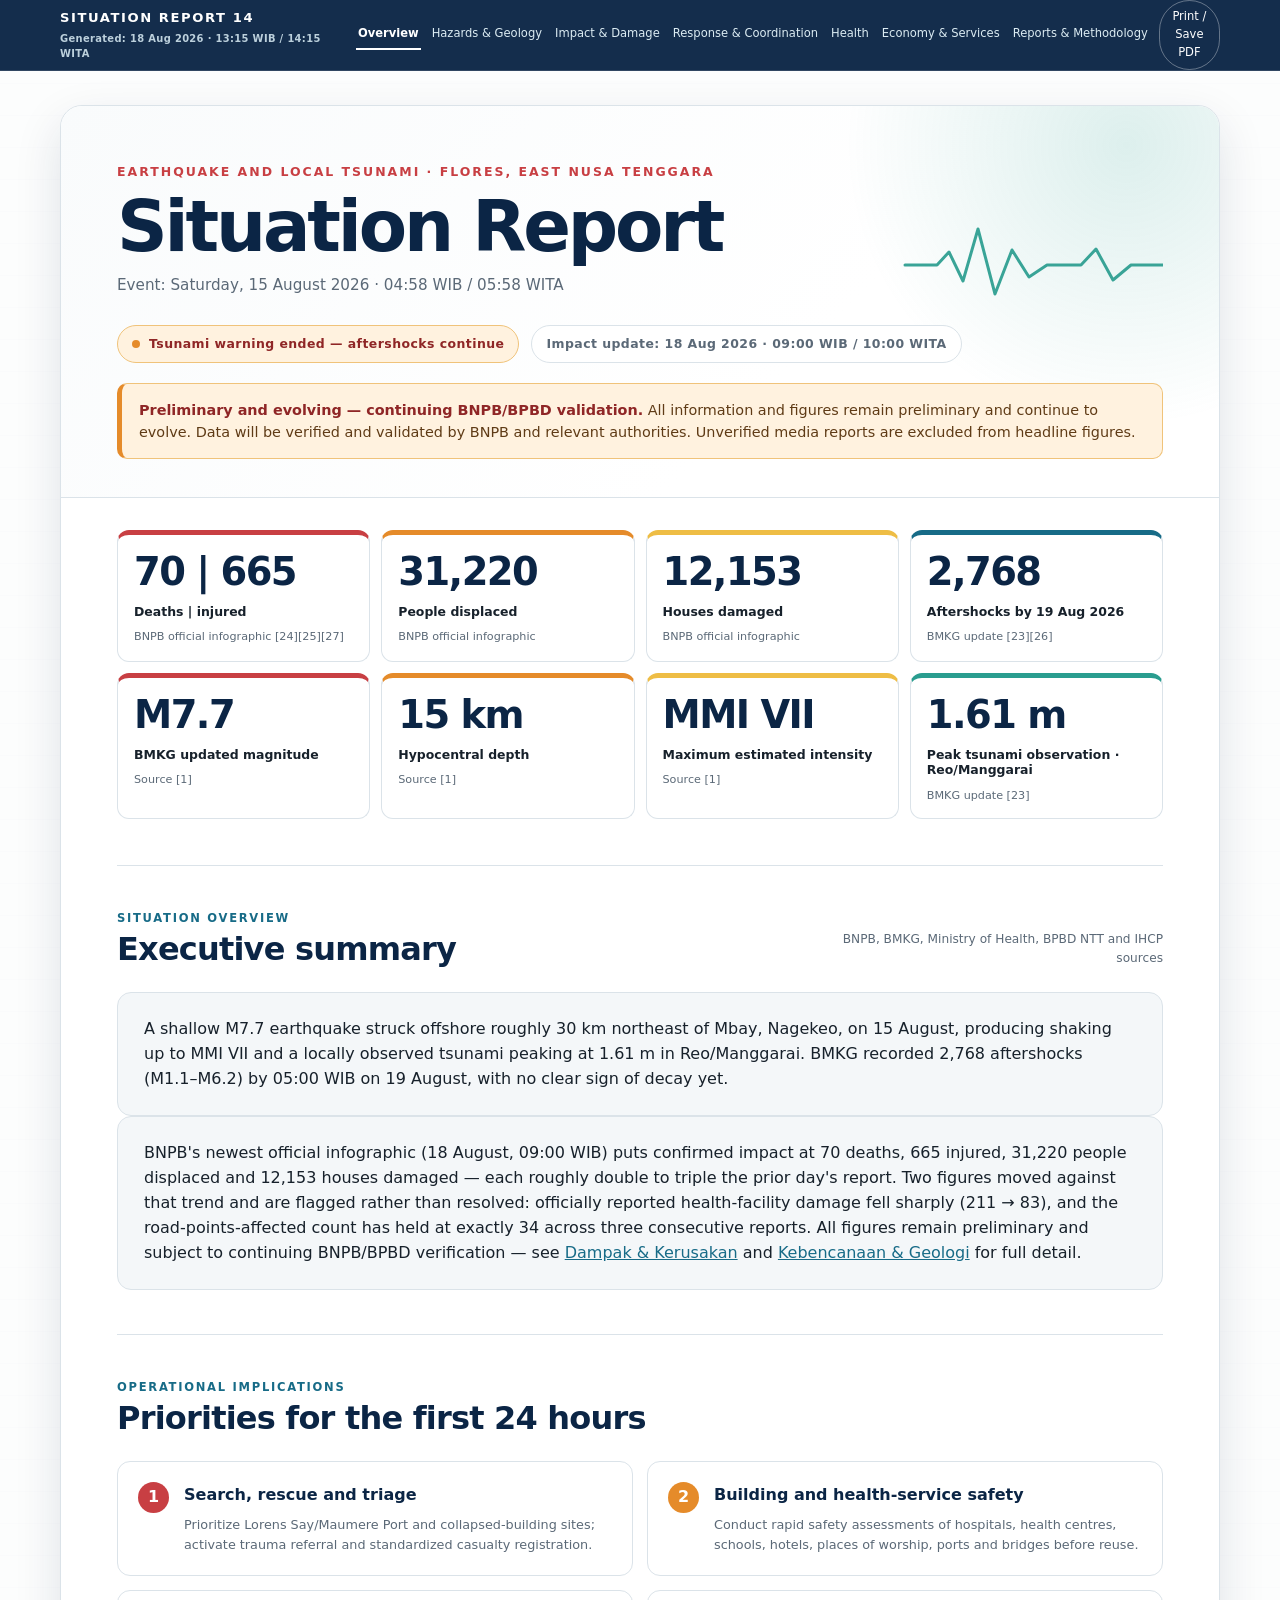
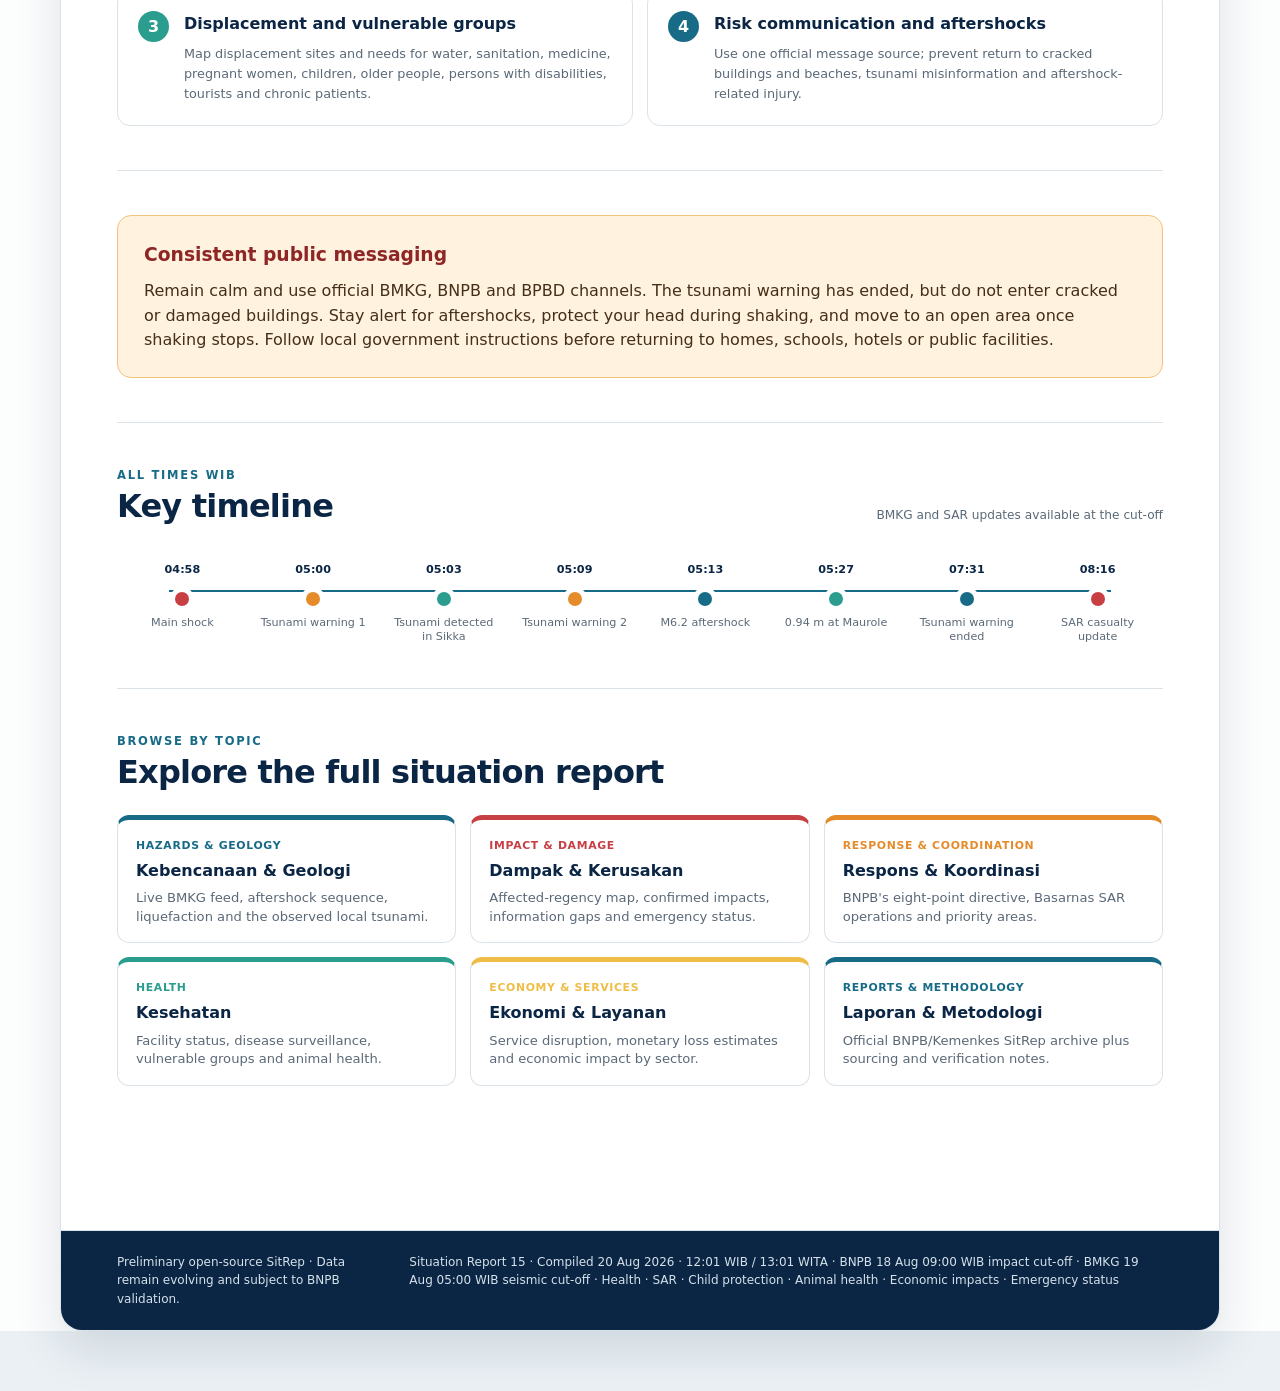
<file: index.html>
<!doctype html>
<html lang="en">
  <head>
    <meta charset="utf-8" />
    <meta name="viewport" content="width=device-width, initial-scale=1" />
    <meta
      name="description"
      content="Overview and key figures for the M7.7 Flores earthquake situation report, 15 August 2026. Data remain evolving and subject to BNPB validation."
    />
    <meta name="theme-color" content="#0b2545" />
    <title>Flores Earthquake Situation Report 15 — Overview | 20 August 2026</title>
    <link rel="stylesheet" href="sitrep.css?v=2" />
    <script src="sitrep.js?v=2" defer></script>
  </head>
  <body data-page="index">
    <header class="topbar">
      <div class="topbar-inner">
        <div class="brand">
          <span id="topbar-report-number">Situation Report 15</span>
          <time id="topbar-generated-time" datetime="2026-08-20T12:01:00+07:00">
            Generated: 20 August 2026 · 12:01 WIB / 13:01 WITA
          </time>
        </div>
        <nav class="topnav" aria-label="Situation report pages">
          <a href="index.html" class="active">Overview</a>
          <a href="hazards.html">Hazards &amp; Geology</a>
          <a href="impact.html">Impact &amp; Damage</a>
          <a href="response.html">Response &amp; Coordination</a>
          <a href="health.html">Health</a>
          <a href="economy.html">Economy &amp; Services</a>
          <a href="reports.html">Reports &amp; Methodology</a>
          <button class="print-btn" type="button" onclick="window.print()">
            Print / Save PDF
          </button>
        </nav>
      </div>
    </header>

    <main class="page">
      <header class="hero" id="overview">
        <div class="eyebrow">Earthquake and local tsunami · Flores, East Nusa Tenggara</div>
        <div class="hero-grid">
          <div>
            <h1>Situation Report</h1>
            <div class="event-meta">
              Event: Saturday, 15 August 2026 · 04:58 WIB / 05:58 WITA
            </div>
          </div>
          <svg class="wave" viewBox="0 0 260 74" role="img" aria-label="Stylised seismic waveform">
            <path
              d="M2 42h32l12-13 14 29 15-52 17 65 17-44 17 27 18-12h34l15-16 17 31 18-15h32"
              fill="none"
              stroke="currentColor"
              stroke-width="3"
              stroke-linecap="round"
              stroke-linejoin="round"
            />
          </svg>
        </div>
        <div class="status-row">
          <span class="status">Tsunami warning ended — aftershocks continue</span>
          <span class="cutoff-chip" id="impact-cutoff">Impact update: BNPB casualty cut-off 15 Aug · 18:48 WIB; damage cut-off 17:00 WIB</span>
        </div>
        <div class="notice" role="note">
          <strong>Preliminary and evolving — continuing BNPB/BPBD validation.</strong>
          All information and figures remain preliminary and continue to evolve. Data will be
          verified and validated by BNPB and relevant authorities. Unverified media reports are
          excluded from headline figures.
        </div>
      </header>

      <div class="content">
        <section class="metrics" aria-label="Headline figures">
          <article class="metric" style="--accent: var(--red)">
            <div class="metric-value" id="impact-casualties">70 | 665</div>
            <div class="metric-label">Deaths | injured</div>
            <div class="metric-source">BNPB official infographic [24][25][27]</div>
          </article>
          <article class="metric" style="--accent: var(--orange)">
            <div class="metric-value" id="hero-displaced">31,220</div>
            <div class="metric-label">People displaced</div>
            <div class="metric-source">BNPB official infographic</div>
          </article>
          <article class="metric" style="--accent: var(--gold)">
            <div class="metric-value" id="hero-houses-damaged">12,153</div>
            <div class="metric-label">Houses damaged</div>
            <div class="metric-source">BNPB official infographic</div>
          </article>
          <article class="metric" style="--accent: var(--blue)">
            <div class="metric-value" id="hero-aftershocks">2,768</div>
            <div class="metric-label" id="hero-aftershocks-label">Aftershocks by 19 Aug · 05:00 WIB</div>
            <div class="metric-source">BMKG update [23][26]</div>
          </article>
          <article class="metric" style="--accent: var(--red)">
            <div class="metric-value">M7.7</div>
            <div class="metric-label">BMKG updated magnitude</div>
            <div class="metric-source">Source [1]</div>
          </article>
          <article class="metric" style="--accent: var(--orange)">
            <div class="metric-value">15 km</div>
            <div class="metric-label">Hypocentral depth</div>
            <div class="metric-source">Source [1]</div>
          </article>
          <article class="metric" style="--accent: var(--gold)">
            <div class="metric-value">MMI VII</div>
            <div class="metric-label">Maximum estimated intensity</div>
            <div class="metric-source">Source [1]</div>
          </article>
          <article class="metric" style="--accent: var(--teal)">
            <div class="metric-value">1.61 m</div>
            <div class="metric-label">Peak tsunami observation · Reo/Manggarai</div>
            <div class="metric-source">BMKG update [23]</div>
          </article>
        </section>
        <section class="section">
          <div class="section-head">
            <div>
              <div class="section-kicker">Situation overview</div>
              <h2>Executive summary</h2>
            </div>
            <div class="source-note">BNPB, BMKG, Ministry of Health, BPBD NTT and IHCP sources</div>
          </div>
          <p class="summary">
            A shallow M7.7 earthquake struck offshore roughly 30 km northeast of Mbay, Nagekeo, on
            15 August, producing shaking up to MMI VII and a locally observed tsunami peaking at
            1.61 m in Reo/Manggarai. BMKG recorded 2,768 aftershocks (M1.1–M6.2) by 05:00 WIB on 19
            August, with no clear sign of decay yet.
          </p>
          <p class="summary">
            BNPB's newest official infographic (18 August, 09:00 WIB) puts confirmed impact at 70
            deaths, 665 injured, 31,220 people displaced and 12,153 houses damaged — each roughly
            double to triple the prior day's report. Two figures moved against that trend and are
            flagged rather than resolved: officially reported health-facility damage fell sharply
            (211 → 83), and the road-points-affected count has held at exactly 34 across three
            consecutive reports. All figures remain preliminary and subject to continuing BNPB/BPBD
            verification — see <a href="impact.html">Dampak &amp; Kerusakan</a> and
            <a href="hazards.html">Kebencanaan &amp; Geologi</a> for full detail.
          </p>
        </section>
        <section class="section" id="actions">
          <div class="section-head">
            <div>
              <div class="section-kicker">Operational implications</div>
              <h2>Priorities for the first 24 hours</h2>
            </div>
          </div>
          <div class="action-grid">
            <article class="action-card" style="--accent:var(--red)"><span class="action-number">1</span><h3>Search, rescue and triage</h3><p>Prioritize Lorens Say/Maumere Port and collapsed-building sites; activate trauma referral and standardized casualty registration.</p></article>
            <article class="action-card" style="--accent:var(--orange)"><span class="action-number">2</span><h3>Building and health-service safety</h3><p>Conduct rapid safety assessments of hospitals, health centres, schools, hotels, places of worship, ports and bridges before reuse.</p></article>
            <article class="action-card" style="--accent:var(--teal)"><span class="action-number">3</span><h3>Displacement and vulnerable groups</h3><p>Map displacement sites and needs for water, sanitation, medicine, pregnant women, children, older people, persons with disabilities, tourists and chronic patients.</p></article>
            <article class="action-card" style="--accent:var(--blue)"><span class="action-number">4</span><h3>Risk communication and aftershocks</h3><p>Use one official message source; prevent return to cracked buildings and beaches, tsunami misinformation and aftershock-related injury.</p></article>
          </div>
        </section>        <section class="section">
          <div class="public-message">
            <h3>Consistent public messaging</h3>
            Remain calm and use official BMKG, BNPB and BPBD channels. The tsunami warning has
            ended, but do not enter cracked or damaged buildings. Stay alert for aftershocks,
            protect your head during shaking, and move to an open area once shaking stops. Follow
            local government instructions before returning to homes, schools, hotels or public
            facilities.
          </div>
        </section>        <section class="section">
          <div class="section-head">
            <div>
              <div class="section-kicker">All times WIB</div>
              <h2>Key timeline</h2>
            </div>
            <div class="source-note">BMKG and SAR updates available at the cut-off</div>
          </div>
          <div class="timeline-scroll">
            <div class="timeline">
              <div class="timeline-item" style="--accent: var(--red)">
                <div class="timeline-time">04:58</div><div class="timeline-dot"></div><div class="timeline-label">Main shock</div>
              </div>
              <div class="timeline-item" style="--accent: var(--orange)">
                <div class="timeline-time">05:00</div><div class="timeline-dot"></div><div class="timeline-label">Tsunami warning 1</div>
              </div>
              <div class="timeline-item" style="--accent: var(--teal)">
                <div class="timeline-time">05:03</div><div class="timeline-dot"></div><div class="timeline-label">Tsunami detected in Sikka</div>
              </div>
              <div class="timeline-item" style="--accent: var(--orange)">
                <div class="timeline-time">05:09</div><div class="timeline-dot"></div><div class="timeline-label">Tsunami warning 2</div>
              </div>
              <div class="timeline-item" style="--accent: var(--blue)">
                <div class="timeline-time">05:13</div><div class="timeline-dot"></div><div class="timeline-label">M6.2 aftershock</div>
              </div>
              <div class="timeline-item" style="--accent: var(--teal)">
                <div class="timeline-time">05:27</div><div class="timeline-dot"></div><div class="timeline-label">0.94 m at Maurole</div>
              </div>
              <div class="timeline-item" style="--accent: var(--blue)">
                <div class="timeline-time">07:31</div><div class="timeline-dot"></div><div class="timeline-label">Tsunami warning ended</div>
              </div>
              <div class="timeline-item" style="--accent: var(--red)">
                <div class="timeline-time">08:16</div><div class="timeline-dot"></div><div class="timeline-label">SAR casualty update</div>
              </div>
            </div>
          </div>
        </section>

        <section class="section" aria-label="Browse by topic">
          <div class="section-head">
            <div>
              <div class="section-kicker">Browse by topic</div>
              <h2>Explore the full situation report</h2>
            </div>
          </div>
          <div class="topic-nav">
          <a class="topic-card" href="hazards.html" style="--accent:var(--blue)">
            <div class="topic-kicker">Hazards & Geology</div>
            <h3>Kebencanaan & Geologi</h3>
            <p>Live BMKG feed, aftershock sequence, liquefaction and the observed local tsunami.</p>
          </a>
          <a class="topic-card" href="impact.html" style="--accent:var(--red)">
            <div class="topic-kicker">Impact & Damage</div>
            <h3>Dampak & Kerusakan</h3>
            <p>Affected-regency map, confirmed impacts, information gaps and emergency status.</p>
          </a>
          <a class="topic-card" href="response.html" style="--accent:var(--orange)">
            <div class="topic-kicker">Response & Coordination</div>
            <h3>Respons & Koordinasi</h3>
            <p>BNPB's eight-point directive, Basarnas SAR operations and priority areas.</p>
          </a>
          <a class="topic-card" href="health.html" style="--accent:var(--teal)">
            <div class="topic-kicker">Health</div>
            <h3>Kesehatan</h3>
            <p>Facility status, disease surveillance, vulnerable groups and animal health.</p>
          </a>
          <a class="topic-card" href="economy.html" style="--accent:var(--gold)">
            <div class="topic-kicker">Economy & Services</div>
            <h3>Ekonomi & Layanan</h3>
            <p>Service disruption, monetary loss estimates and economic impact by sector.</p>
          </a>
          <a class="topic-card" href="reports.html" style="--accent:var(--blue)">
            <div class="topic-kicker">Reports & Methodology</div>
            <h3>Laporan & Metodologi</h3>
            <p>Official BNPB/Kemenkes SitRep archive plus sourcing and verification notes.</p>
          </a>
          </div>
        </section>

    </div>
      <footer class="footer">
        <span>Preliminary open-source SitRep · Data remain evolving and subject to BNPB validation.</span>
        <span>Situation Report 15 · Compiled 20 Aug 2026 · 12:01 WIB / 13:01 WITA · BNPB 18 Aug 09:00 WIB impact cut-off · BMKG 19 Aug 05:00 WIB seismic cut-off · Health · SAR · Child protection · Animal health · Economic impacts · Emergency status</span>
      </footer>
    </main>
  </body>
</html>
</file>
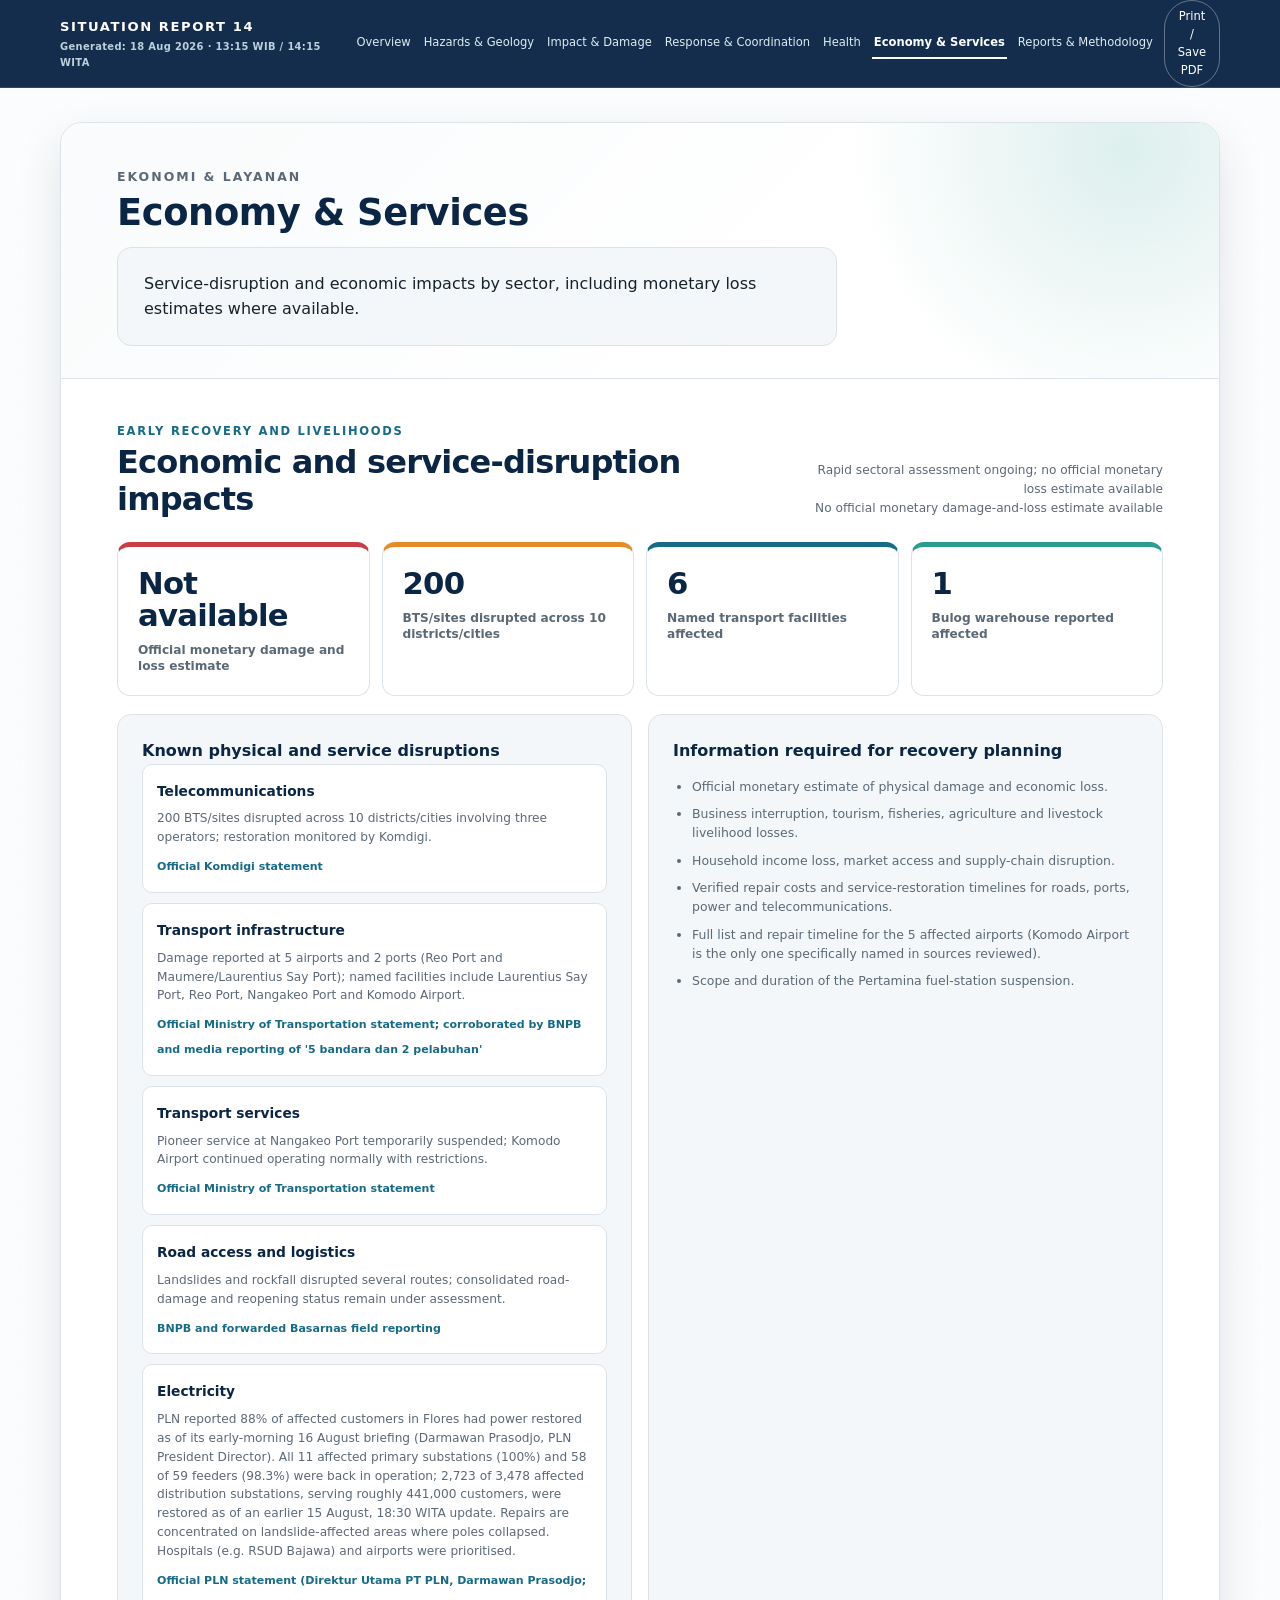
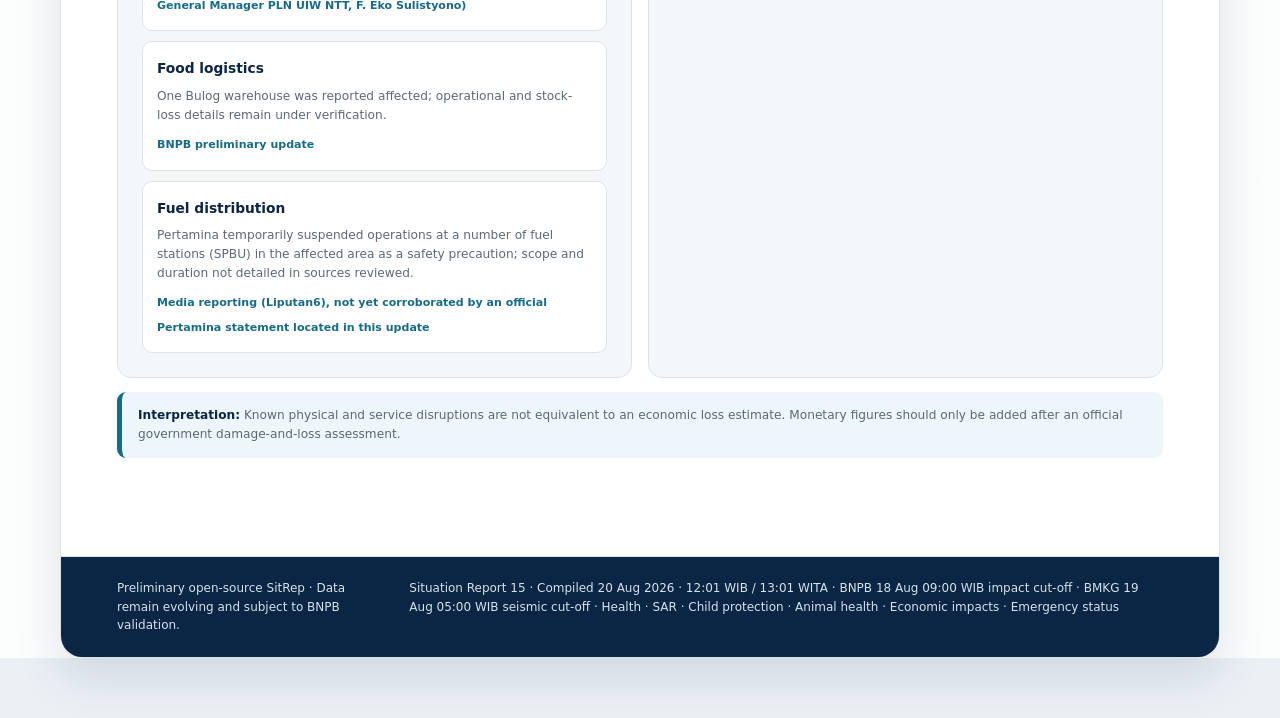
<file: economy.html>
<!doctype html>
<html lang="en">
  <head>
    <meta charset="utf-8" />
    <meta name="viewport" content="width=device-width, initial-scale=1" />
    <meta
      name="description"
      content="Economic and service-disruption impacts of the M7.7 Flores earthquake, including monetary loss estimates and sector-by-sector status."
    />
    <meta name="theme-color" content="#0b2545" />
    <title>Ekonomi & Layanan — Flores Earthquake SitRep 15</title>
    <link rel="stylesheet" href="sitrep.css?v=2" />
    <script src="sitrep.js?v=2" defer></script>
  </head>
  <body data-page="economy">
    <header class="topbar">
      <div class="topbar-inner">
        <div class="brand">
          <span id="topbar-report-number">Situation Report 15</span>
          <time id="topbar-generated-time" datetime="2026-08-20T12:01:00+07:00">
            Generated: 20 August 2026 · 12:01 WIB / 13:01 WITA
          </time>
        </div>
        <nav class="topnav" aria-label="Situation report pages">
          <a href="index.html">Overview</a>
          <a href="hazards.html">Hazards &amp; Geology</a>
          <a href="impact.html">Impact &amp; Damage</a>
          <a href="response.html">Response &amp; Coordination</a>
          <a href="health.html">Health</a>
          <a href="economy.html" class="active">Economy &amp; Services</a>
          <a href="reports.html">Reports &amp; Methodology</a>
          <button class="print-btn" type="button" onclick="window.print()">
            Print / Save PDF
          </button>
        </nav>
      </div>
    </header>

    <main class="page">
      <div class="page-header">
        <div class="eyebrow">Ekonomi &amp; Layanan</div>
        <h1>Economy &amp; Services</h1>
        <p class="summary">Service-disruption and economic impacts by sector, including monetary loss estimates where available.</p>
      </div>
      <div class="content">
        <section class="section" id="economic-impact">
          <div class="section-head">
            <div>
              <div class="section-kicker">Early recovery and livelihoods</div>
              <h2>Economic and service-disruption impacts</h2>
            </div>
            <div class="source-note">
              <span id="economic-status">Rapid sectoral assessment ongoing</span><br />
              No official monetary damage-and-loss estimate available
            </div>
          </div>

          <div class="sector-stat-grid">
            <article class="sector-stat" style="--accent:var(--red)">
              <strong id="economic-monetary-loss">Not available</strong><span>Official monetary damage and loss estimate</span>
            </article>
            <article class="sector-stat" style="--accent:var(--orange)">
              <strong id="economic-bts">200</strong><span>BTS/sites disrupted across 10 districts/cities</span>
            </article>
            <article class="sector-stat" style="--accent:var(--blue)">
              <strong id="economic-transport">4</strong><span>Named transport facilities affected</span>
            </article>
            <article class="sector-stat" style="--accent:var(--teal)">
              <strong id="economic-bulog">1</strong><span>Bulog warehouse reported affected</span>
            </article>
          </div>

          <div class="sector-layout">
            <article class="panel">
              <h3>Known physical and service disruptions</h3>
              <div id="economic-impact-list" class="sector-impact-list">
                <article class="sector-impact-item"><strong>Telecommunications</strong><p>200 BTS/sites disrupted across 10 districts/cities involving three operators.</p><small>Official Komdigi statement</small></article>
                <article class="sector-impact-item"><strong>Transport infrastructure</strong><p>Damage reported at Laurentius Say, Reo and Nangakeo ports and Komodo Airport.</p><small>Official Ministry of Transportation statement</small></article>
                <article class="sector-impact-item"><strong>Road access and logistics</strong><p>Landslides and rockfall disrupted several routes; consolidated reopening status remains under assessment.</p><small>BNPB and forwarded Basarnas field reporting</small></article>
              </div>
            </article>
            <article class="panel">
              <h3>Information required for recovery planning</h3>
              <ul id="economic-gaps-list" class="sector-priority-list">
                <li>Official monetary estimate of physical damage and economic loss.</li>
                <li>Business interruption, tourism, fisheries, agriculture and livestock losses.</li>
                <li>Household income loss, market access and supply-chain disruption.</li>
                <li>Verified repair costs and restoration timelines for critical services.</li>
              </ul>
            </article>
          </div>

          <div class="sector-caveat" id="economic-caveat">
            <strong>Interpretation:</strong> Known physical and service disruptions are not
            equivalent to an economic loss estimate. Monetary figures should only be added after an
            official government damage-and-loss assessment.
          </div>
        </section>

    </div>
      <footer class="footer">
        <span>Preliminary open-source SitRep · Data remain evolving and subject to BNPB validation.</span>
        <span>Situation Report 15 · Compiled 20 Aug 2026 · 12:01 WIB / 13:01 WITA · BNPB 18 Aug 09:00 WIB impact cut-off · BMKG 19 Aug 05:00 WIB seismic cut-off · Health · SAR · Child protection · Animal health · Economic impacts · Emergency status</span>
      </footer>
    </main>
  </body>
</html>
</file>
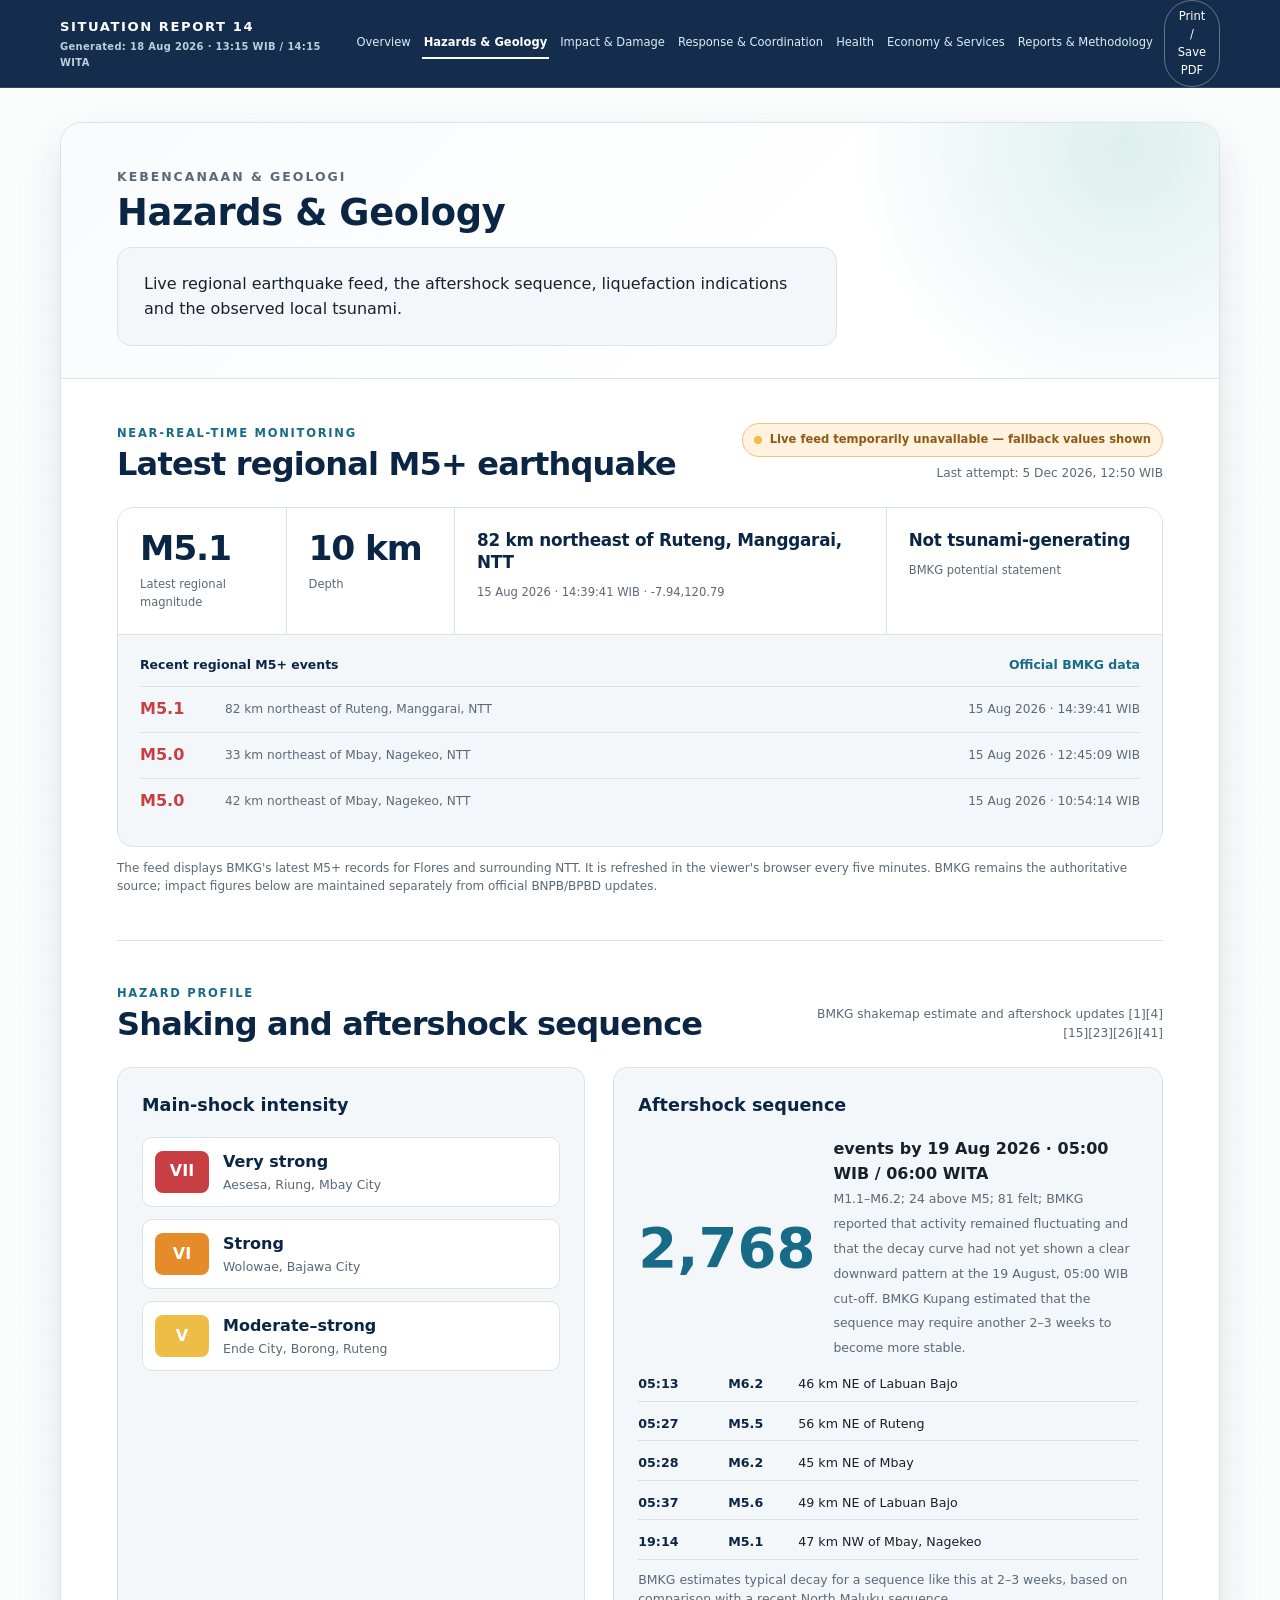
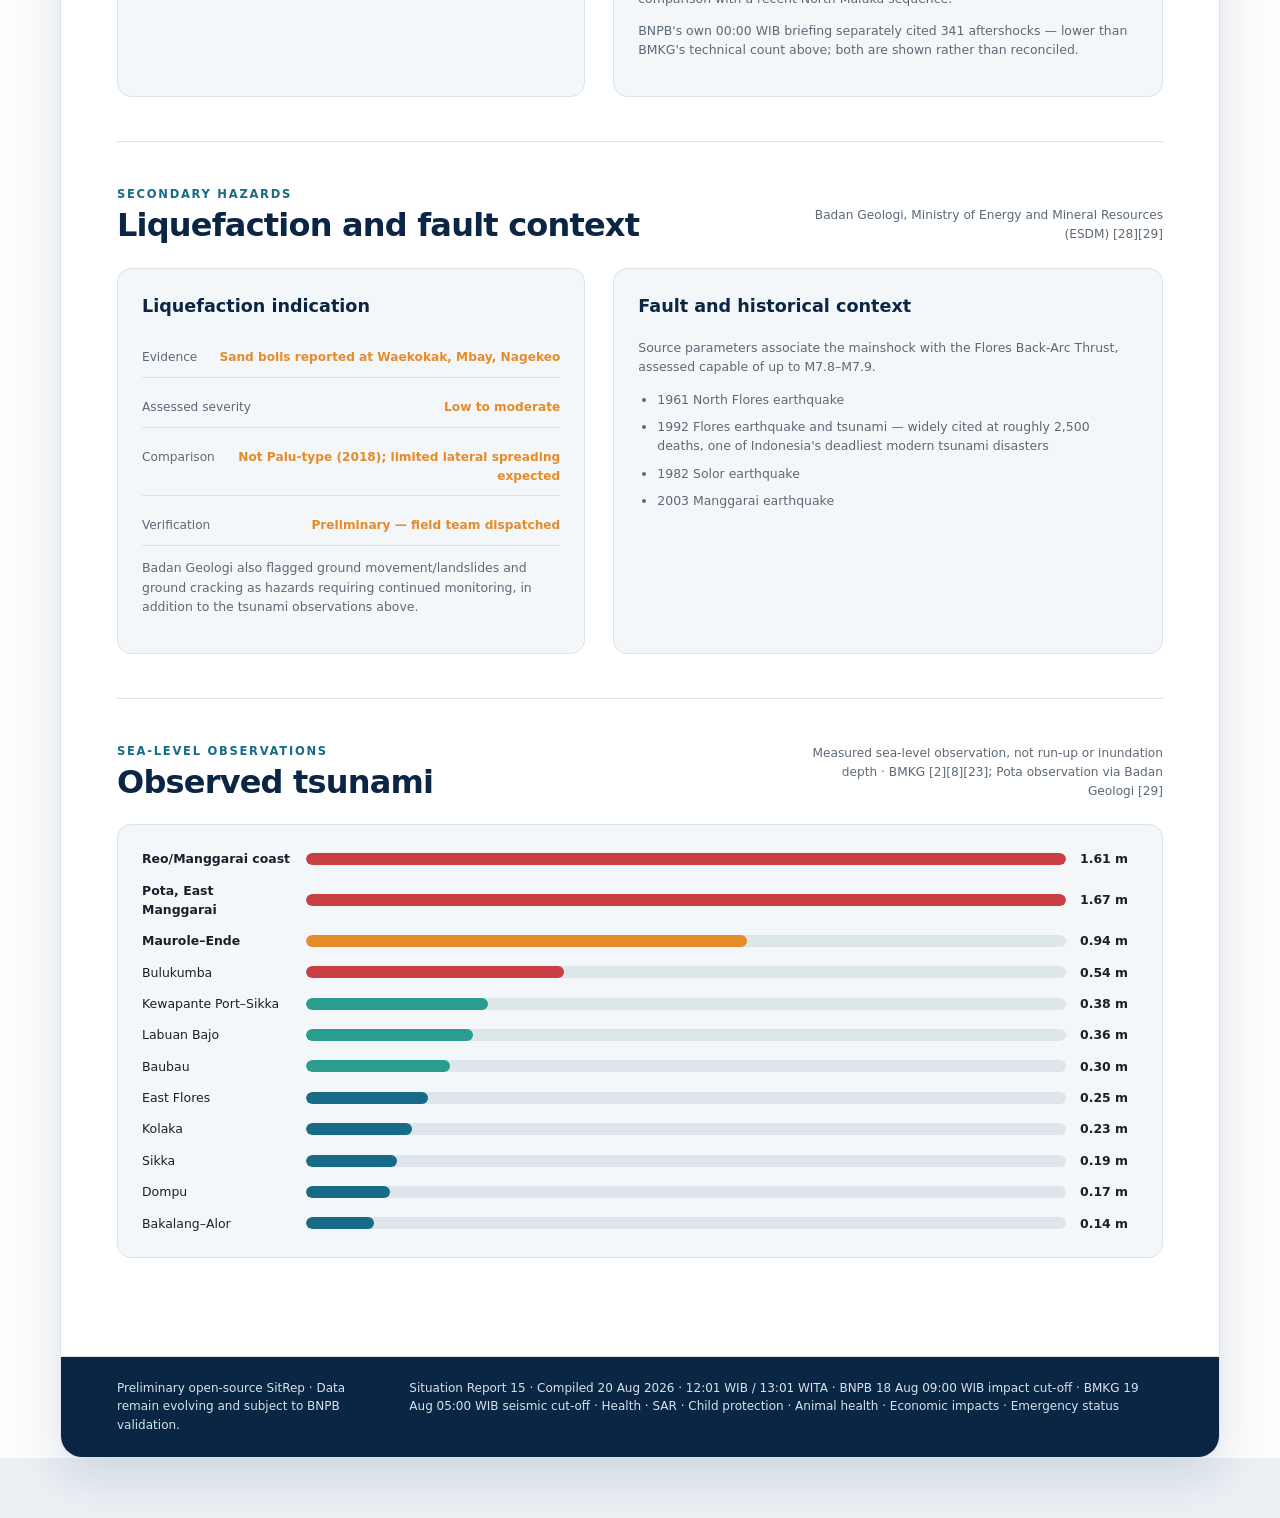
<file: hazards.html>
<!doctype html>
<html lang="en">
  <head>
    <meta charset="utf-8" />
    <meta name="viewport" content="width=device-width, initial-scale=1" />
    <meta
      name="description"
      content="Live aftershock feed, shaking intensity, liquefaction, fault context and the observed tsunami for the M7.7 Flores earthquake."
    />
    <meta name="theme-color" content="#0b2545" />
    <title>Kebencanaan & Geologi — Flores Earthquake SitRep 15</title>
    <link rel="stylesheet" href="sitrep.css?v=2" />
    <script src="sitrep.js?v=2" defer></script>
  </head>
  <body data-page="hazards">
    <header class="topbar">
      <div class="topbar-inner">
        <div class="brand">
          <span id="topbar-report-number">Situation Report 15</span>
          <time id="topbar-generated-time" datetime="2026-08-20T12:01:00+07:00">
            Generated: 20 August 2026 · 12:01 WIB / 13:01 WITA
          </time>
        </div>
        <nav class="topnav" aria-label="Situation report pages">
          <a href="index.html">Overview</a>
          <a href="hazards.html" class="active">Hazards &amp; Geology</a>
          <a href="impact.html">Impact &amp; Damage</a>
          <a href="response.html">Response &amp; Coordination</a>
          <a href="health.html">Health</a>
          <a href="economy.html">Economy &amp; Services</a>
          <a href="reports.html">Reports &amp; Methodology</a>
          <button class="print-btn" type="button" onclick="window.print()">
            Print / Save PDF
          </button>
        </nav>
      </div>
    </header>

    <main class="page">
      <div class="page-header">
        <div class="eyebrow">Kebencanaan &amp; Geologi</div>
        <h1>Hazards &amp; Geology</h1>
        <p class="summary">Live regional earthquake feed, the aftershock sequence, liquefaction indications and the observed local tsunami.</p>
      </div>
      <div class="content">
        <section class="section live-feed-section" id="live-data">
          <div class="section-head">
            <div>
              <div class="section-kicker">Near-real-time monitoring</div>
              <h2>Latest regional M5+ earthquake</h2>
            </div>
            <div class="live-feed-meta">
              <span class="feed-status is-loading" id="feed-status">Connecting to BMKG feed…</span>
              <span class="source-note" id="feed-last-checked">Automatic refresh every 5 minutes</span>
            </div>
          </div>
          <div class="live-feed-shell">
            <div class="live-data-grid">
              <article class="live-data-card">
                <div class="live-data-value" id="live-magnitude">M5.1</div>
                <div class="live-data-label">Latest regional magnitude</div>
              </article>
              <article class="live-data-card">
                <div class="live-data-value" id="live-depth">10 km</div>
                <div class="live-data-label">Depth</div>
              </article>
              <article class="live-data-card live-location-card">
                <div class="live-data-value live-location" id="live-location">82 km northeast of Ruteng, Manggarai, NTT</div>
                <div class="live-data-label">
                  <span id="live-event-time">15 Aug 2026 · 14:39:41 WIB</span>
                  · <span id="live-coordinates">-7.94,120.79</span>
                </div>
              </article>
              <article class="live-data-card">
                <div class="live-data-value live-potential" id="live-potential">Not tsunami-generating</div>
                <div class="live-data-label">BMKG potential statement</div>
              </article>
            </div>
            <div class="live-recent">
              <div class="live-recent-head">
                <strong>Recent regional M5+ events</strong>
                <a href="https://data.bmkg.go.id/gempabumi/" target="_blank" rel="noopener noreferrer">Official BMKG data</a>
              </div>
              <div id="recent-quakes" class="recent-quakes" aria-live="polite">
                <div class="live-quake-row"><strong>M5.1</strong><span>82 km northeast of Ruteng, Manggarai, NTT</span><time>15 Aug 2026 · 14:39:41 WIB</time></div>
                <div class="live-quake-row"><strong>M5.0</strong><span>33 km northeast of Mbay, Nagekeo, NTT</span><time>15 Aug 2026 · 12:45:09 WIB</time></div>
                <div class="live-quake-row"><strong>M5.0</strong><span>42 km northeast of Mbay, Nagekeo, NTT</span><time>15 Aug 2026 · 10:54:14 WIB</time></div>
              </div>
            </div>
          </div>
          <p class="live-disclaimer">
            The feed displays BMKG's latest M5+ records for Flores and surrounding NTT. It is
            refreshed in the viewer's browser every five minutes. BMKG remains the authoritative
            source; impact figures below are maintained separately from official BNPB/BPBD updates.
          </p>
        </section>
        <section class="section" id="hazards">
          <div class="section-head">
            <div>
              <div class="section-kicker">Hazard profile</div>
              <h2>Shaking and aftershock sequence</h2>
            </div>
            <div class="source-note">BMKG shakemap estimate and aftershock updates [1][4][15][23][26][41]</div>
          </div>
          <div class="two-col">
            <article class="panel">
              <h3>Main-shock intensity</h3>
              <div class="mmi-list">
                <div class="mmi-row" style="--accent: var(--red)">
                  <div class="mmi">VII</div><div><strong>Very strong</strong><div class="small">Aesesa, Riung, Mbay City</div></div>
                </div>
                <div class="mmi-row" style="--accent: var(--orange)">
                  <div class="mmi">VI</div><div><strong>Strong</strong><div class="small">Wolowae, Bajawa City</div></div>
                </div>
                <div class="mmi-row" style="--accent: var(--gold)">
                  <div class="mmi">V</div><div><strong>Moderate–strong</strong><div class="small">Ende City, Borong, Ruteng</div></div>
                </div>
              </div>
            </article>
            <article class="panel">
              <h3>Aftershock sequence</h3>
              <div class="aftershock-stat"><b id="aftershock-total">2,768</b><span><strong id="aftershock-window">events by 19 Aug · 05:00 WIB / 06:00 WITA</strong><br /><span class="small" id="aftershock-range">M1.9–M6.2; 16 events above M5; 30 felt by residents (as of the previous 731 count \u2014 not restated); sequence not yet showing clear decay · BNPB/BMKG [39]</span></span></div>
              <div class="aftershock-list">
                <div class="aftershock"><strong>05:13</strong><strong>M6.2</strong><span>46 km NE of Labuan Bajo</span></div>
                <div class="aftershock"><strong>05:27</strong><strong>M5.5</strong><span>56 km NE of Ruteng</span></div>
                <div class="aftershock"><strong>05:28</strong><strong>M6.2</strong><span>45 km NE of Mbay</span></div>
                <div class="aftershock"><strong>05:37</strong><strong>M5.6</strong><span>49 km NE of Labuan Bajo</span></div>
                <div class="aftershock"><strong>19:14</strong><strong>M5.1</strong><span>47 km NW of Mbay, Nagekeo</span></div>
              </div>
              <p class="small" style="margin-top:10px">BMKG estimates typical decay for a sequence like this at 2–3 weeks, based on comparison with a recent North Maluku sequence.</p>
              <p class="small" id="aftershock-bnpb-note" style="margin-top:6px">BNPB's own 00:00 WIB briefing separately cited 341 aftershocks — lower than BMKG's technical count above; both are shown rather than reconciled.</p>
            </article>
          </div>
        </section>
        <section class="section" id="geohazards">
          <div class="section-head">
            <div>
              <div class="section-kicker">Secondary hazards</div>
              <h2>Liquefaction and fault context</h2>
            </div>
            <div class="source-note">Badan Geologi, Ministry of Energy and Mineral Resources (ESDM) [28][29]</div>
          </div>
          <div class="two-col">
            <article class="panel">
              <h3>Liquefaction indication</h3>
              <div class="sector-status-list">
                <div class="sector-status-row"><span>Evidence</span><strong>Sand boils reported at Waekokak, Mbay, Nagekeo</strong></div>
                <div class="sector-status-row"><span>Assessed severity</span><strong>Low to moderate</strong></div>
                <div class="sector-status-row"><span>Comparison</span><strong>Not Palu-type (2018); limited lateral spreading expected</strong></div>
                <div class="sector-status-row"><span>Verification</span><strong>Preliminary — field team dispatched</strong></div>
              </div>
              <p class="small" style="margin-top:12px">Badan Geologi also flagged ground movement/landslides and ground cracking as hazards requiring continued monitoring, in addition to the tsunami observations above.</p>
            </article>
            <article class="panel">
              <h3>Fault and historical context</h3>
              <p class="small">Source parameters associate the mainshock with the Flores Back-Arc Thrust, assessed capable of up to M7.8–M7.9.</p>
              <ul class="sector-priority-list">
                <li>1961 North Flores earthquake</li>
                <li>1992 Flores earthquake and tsunami — widely cited at roughly 2,500 deaths, one of Indonesia's deadliest modern tsunami disasters</li>
                <li>1982 Solor earthquake</li>
                <li>2003 Manggarai earthquake</li>
              </ul>
            </article>
          </div>
        </section>
        <section class="section">
          <div class="section-head">
            <div>
              <div class="section-kicker">Sea-level observations</div>
              <h2>Observed tsunami</h2>
            </div>
            <div class="source-note">Measured sea-level observation, not run-up or inundation depth · BMKG [2][8][23]; Pota observation via Badan Geologi [29]</div>
          </div>
          <div class="panel tsunami-list">
            <div class="tsunami-row"><strong>Reo/Manggarai coast</strong><div class="bar-track"><div class="bar" style="--size:100%; --accent:var(--red)"></div></div><strong>1.61 m</strong></div>
            <div class="tsunami-row"><strong>Pota, East Manggarai</strong><div class="bar-track"><div class="bar" style="--size:100%; --accent:var(--red)"></div></div><strong>1.67 m</strong></div>
            <div class="tsunami-row"><strong>Maurole–Ende</strong><div class="bar-track"><div class="bar" style="--size:58%; --accent:var(--orange)"></div></div><strong>0.94 m</strong></div>
            <div class="tsunami-row"><span>Bulukumba</span><div class="bar-track"><div class="bar" style="--size:34%; --accent:var(--red)"></div></div><strong>0.54 m</strong></div>
            <div class="tsunami-row"><span>Kewapante Port–Sikka</span><div class="bar-track"><div class="bar" style="--size:24%"></div></div><strong>0.38 m</strong></div>
            <div class="tsunami-row"><span>Labuan Bajo</span><div class="bar-track"><div class="bar" style="--size:22%"></div></div><strong>0.36 m</strong></div>
            <div class="tsunami-row"><span>Baubau</span><div class="bar-track"><div class="bar" style="--size:19%"></div></div><strong>0.30 m</strong></div>
            <div class="tsunami-row"><span>East Flores</span><div class="bar-track"><div class="bar" style="--size:16%; --accent:var(--blue)"></div></div><strong>0.25 m</strong></div>
            <div class="tsunami-row"><span>Kolaka</span><div class="bar-track"><div class="bar" style="--size:14%; --accent:var(--blue)"></div></div><strong>0.23 m</strong></div>
            <div class="tsunami-row"><span>Sikka</span><div class="bar-track"><div class="bar" style="--size:12%; --accent:var(--blue)"></div></div><strong>0.19 m</strong></div>
            <div class="tsunami-row"><span>Dompu</span><div class="bar-track"><div class="bar" style="--size:11%; --accent:var(--blue)"></div></div><strong>0.17 m</strong></div>
            <div class="tsunami-row"><span>Bakalang–Alor</span><div class="bar-track"><div class="bar" style="--size:9%; --accent:var(--blue)"></div></div><strong>0.14 m</strong></div>
          </div>
        </section>

    </div>
      <footer class="footer">
        <span>Preliminary open-source SitRep · Data remain evolving and subject to BNPB validation.</span>
        <span>Situation Report 15 · Compiled 20 Aug 2026 · 12:01 WIB / 13:01 WITA · BNPB 18 Aug 09:00 WIB impact cut-off · BMKG 19 Aug 05:00 WIB seismic cut-off · Health · SAR · Child protection · Animal health · Economic impacts · Emergency status</span>
      </footer>
    </main>
  </body>
</html>
</file>
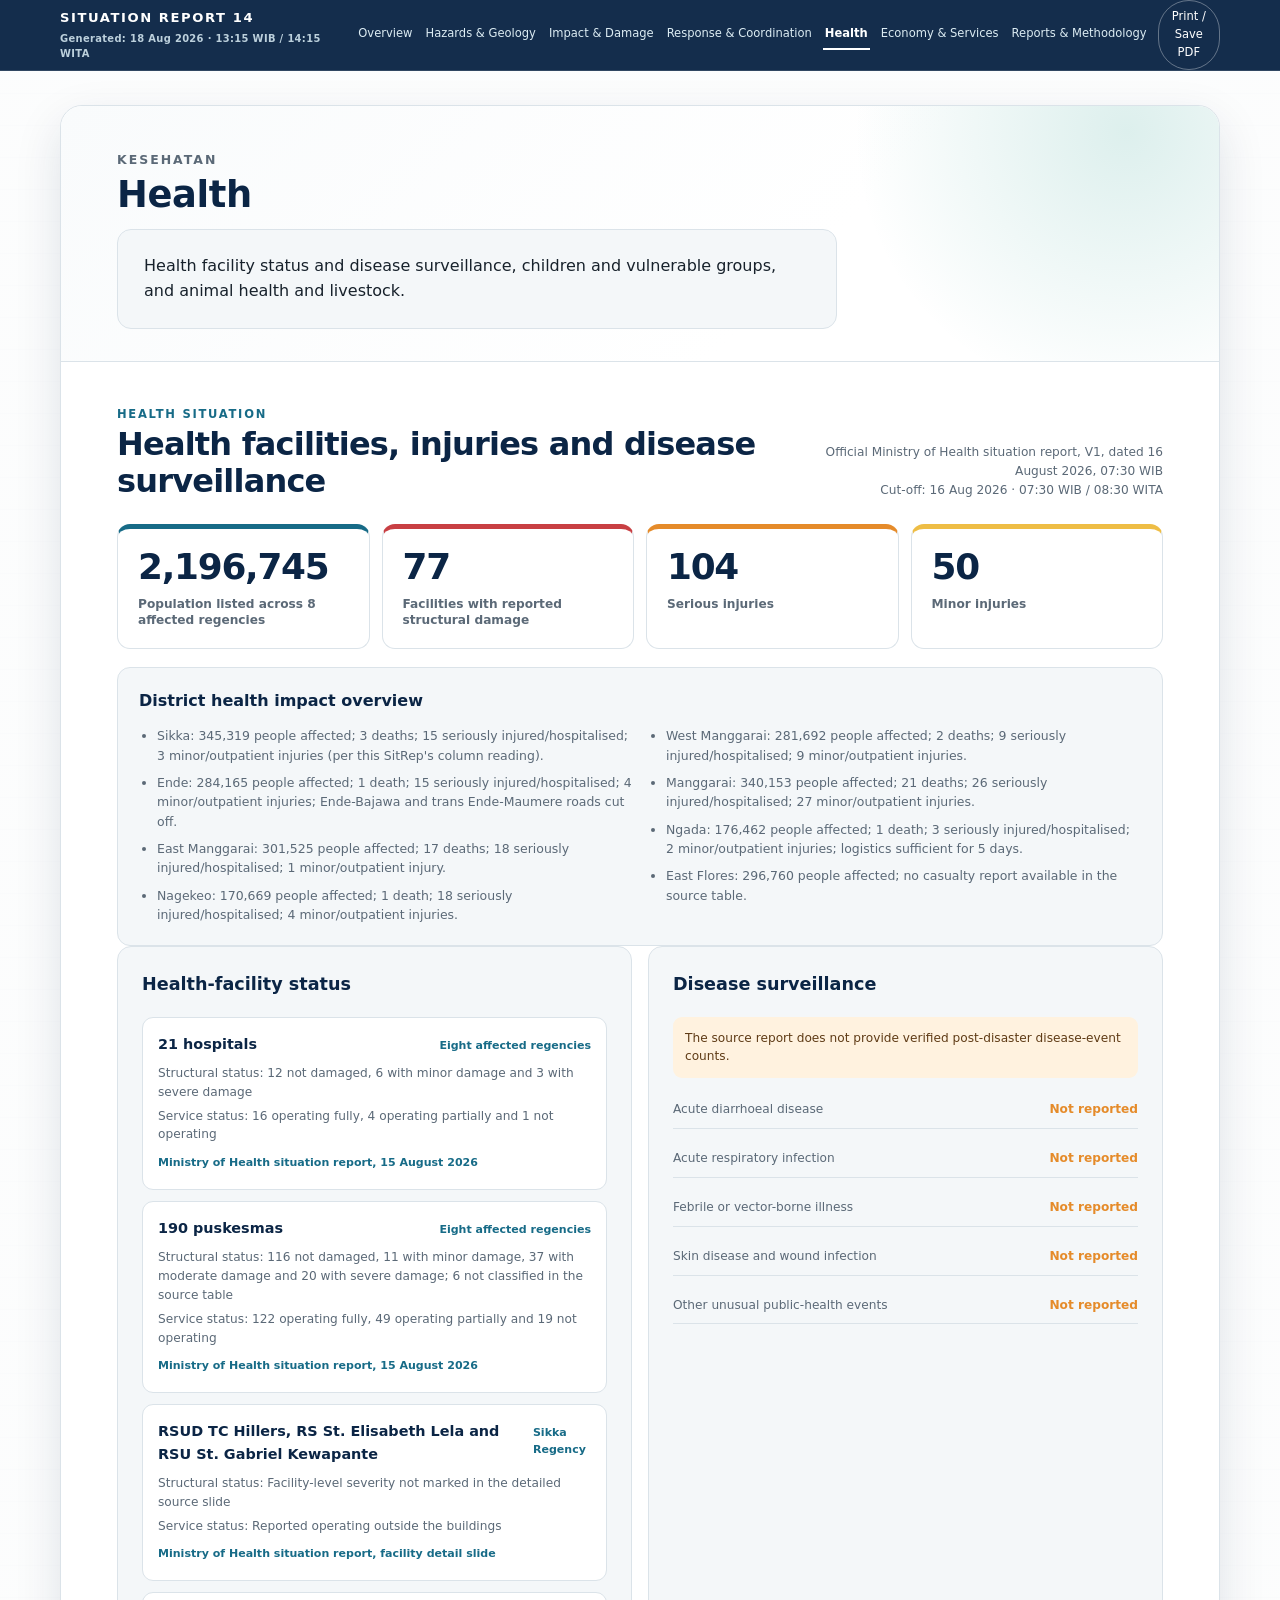
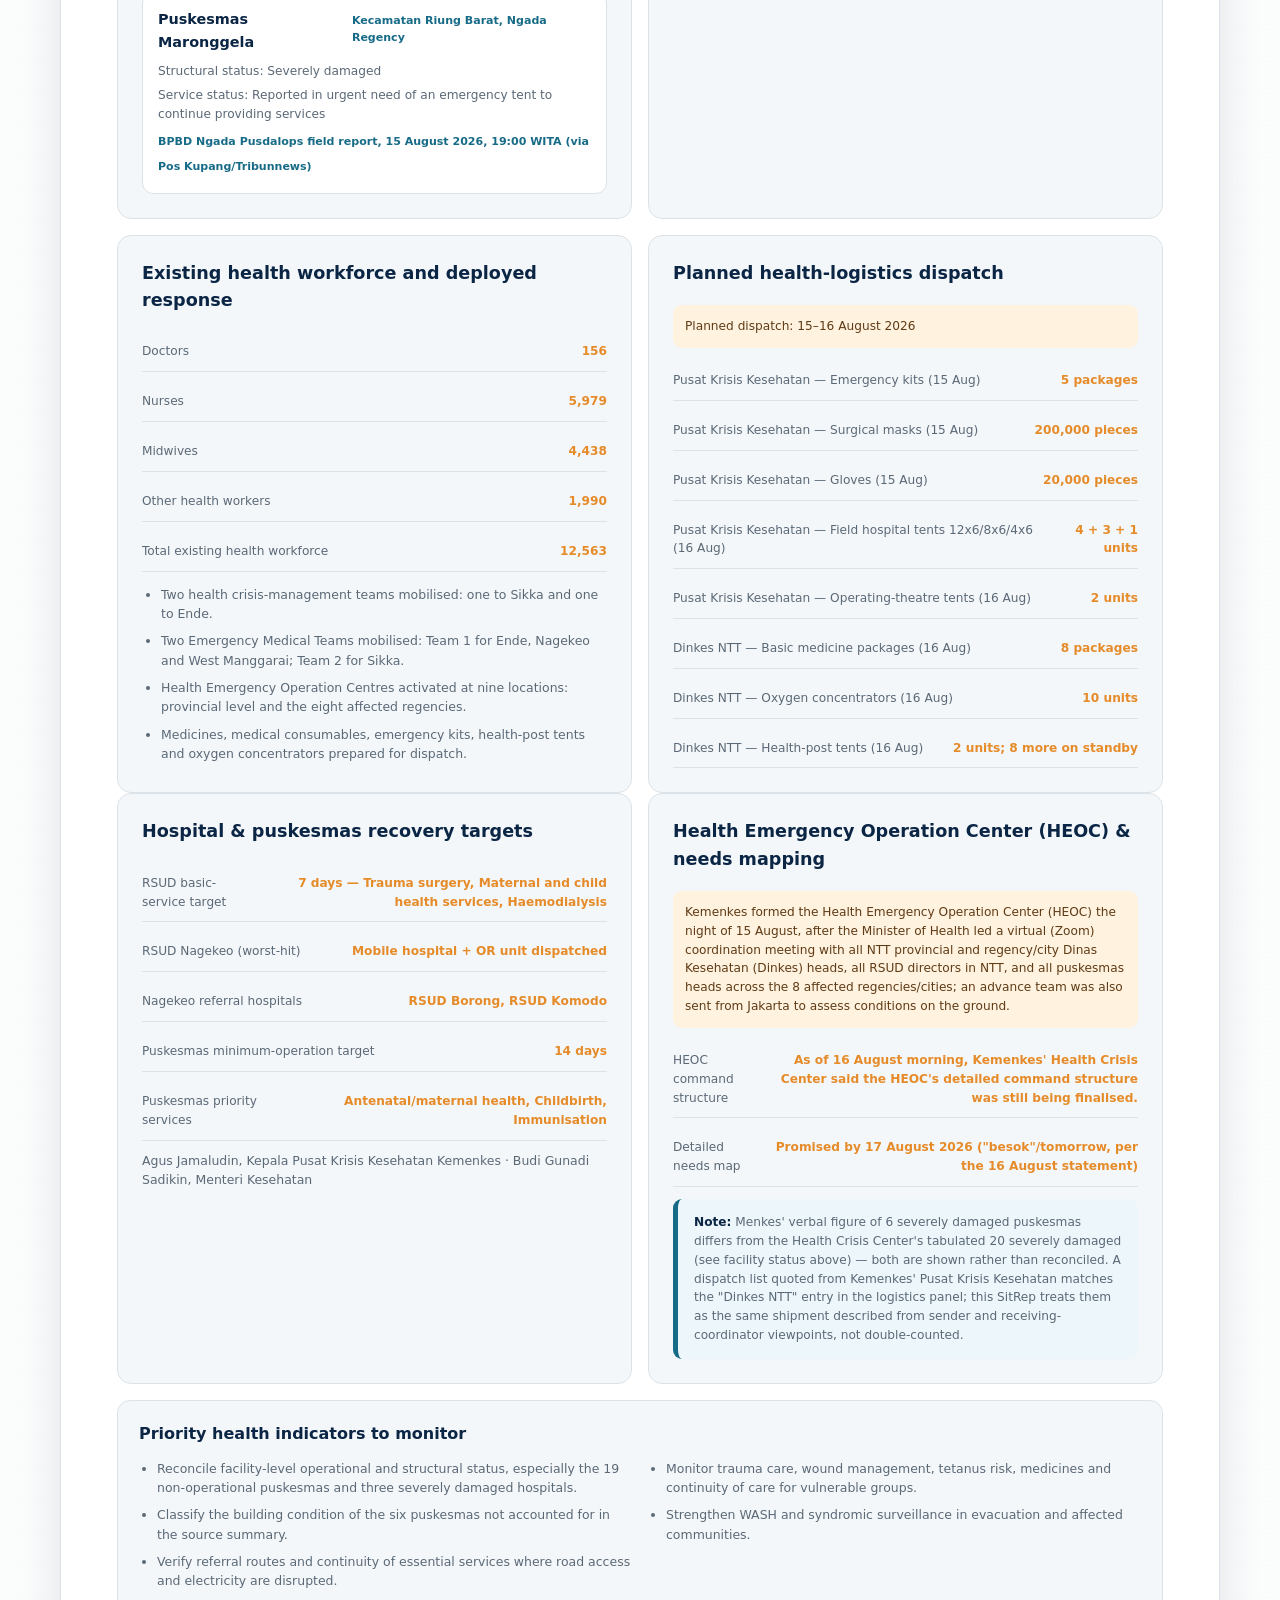
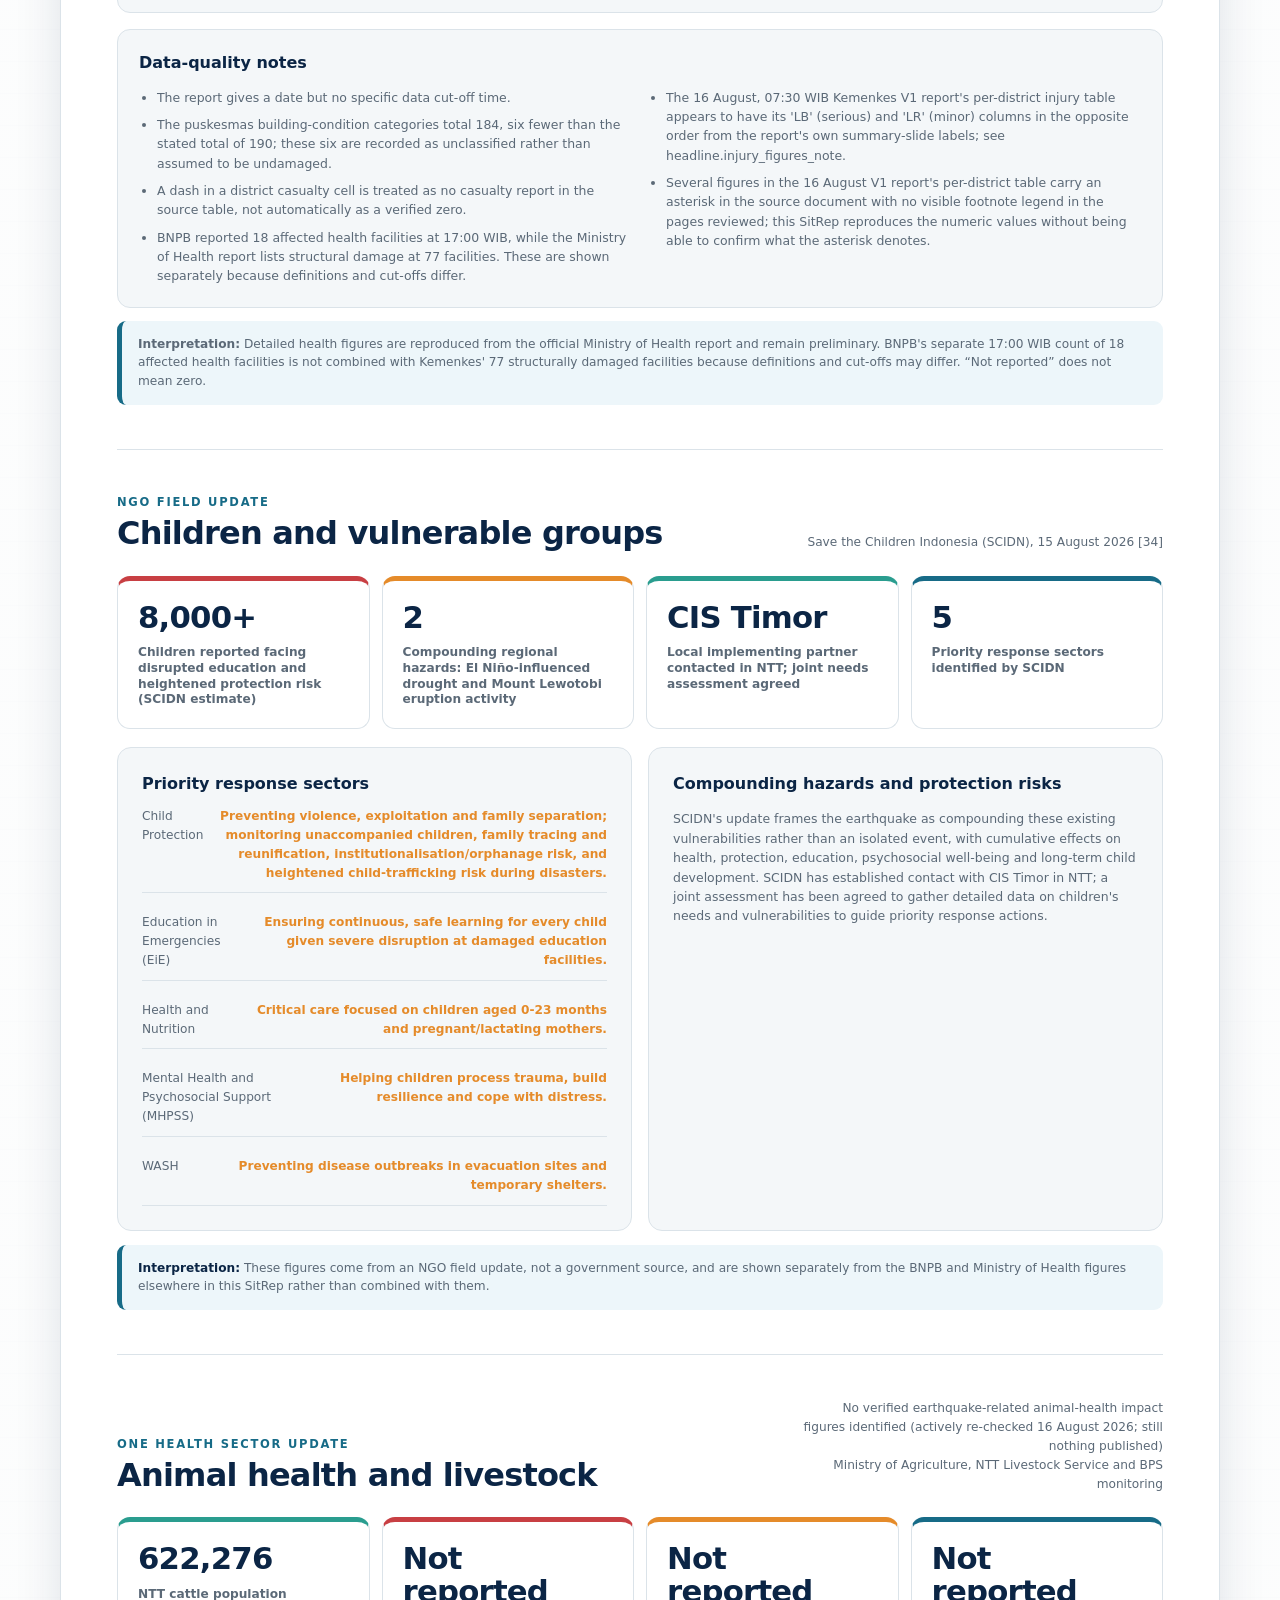
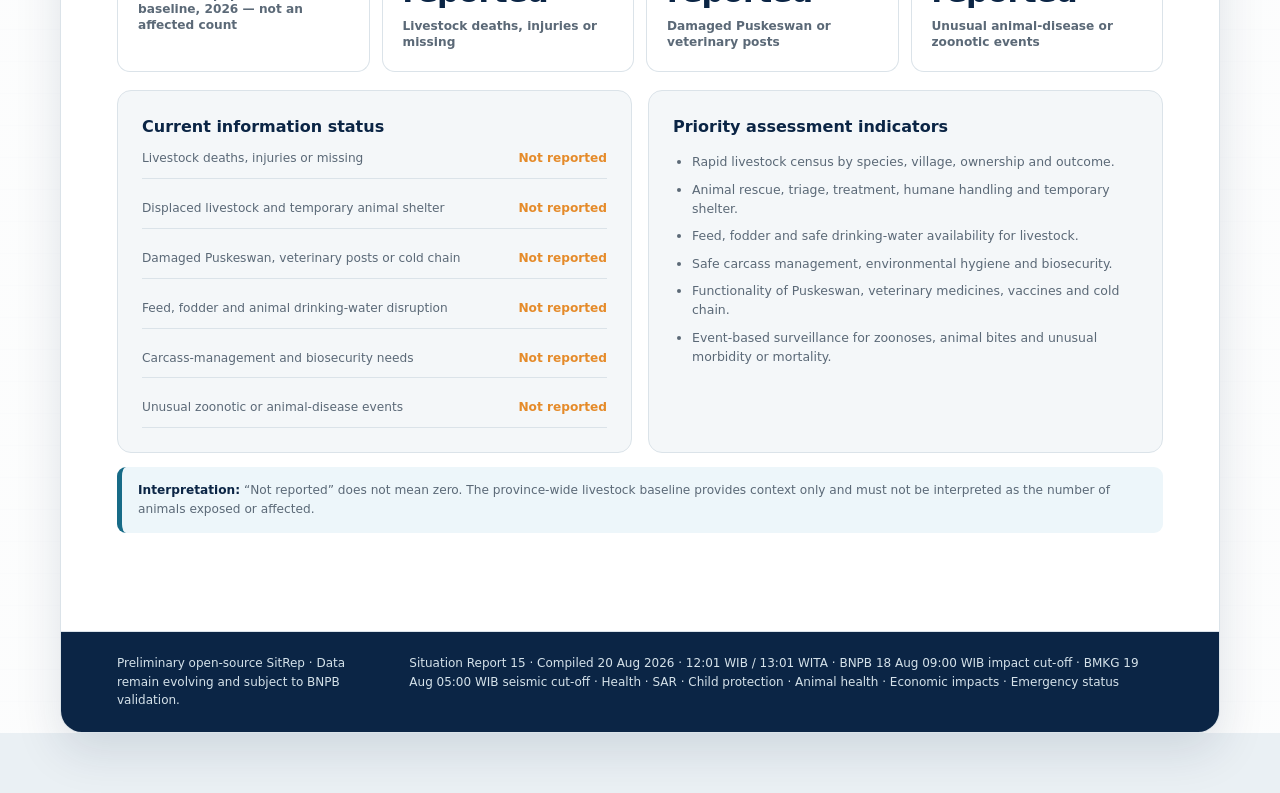
<file: health.html>
<!doctype html>
<html lang="en">
  <head>
    <meta charset="utf-8" />
    <meta name="viewport" content="width=device-width, initial-scale=1" />
    <meta
      name="description"
      content="Health facility status, disease surveillance, children and vulnerable groups, and animal health for the M7.7 Flores earthquake response."
    />
    <meta name="theme-color" content="#0b2545" />
    <title>Kesehatan — Flores Earthquake SitRep 15</title>
    <link rel="stylesheet" href="sitrep.css?v=2" />
    <script src="sitrep.js?v=2" defer></script>
  </head>
  <body data-page="health">
    <header class="topbar">
      <div class="topbar-inner">
        <div class="brand">
          <span id="topbar-report-number">Situation Report 15</span>
          <time id="topbar-generated-time" datetime="2026-08-20T12:01:00+07:00">
            Generated: 20 August 2026 · 12:01 WIB / 13:01 WITA
          </time>
        </div>
        <nav class="topnav" aria-label="Situation report pages">
          <a href="index.html">Overview</a>
          <a href="hazards.html">Hazards &amp; Geology</a>
          <a href="impact.html">Impact &amp; Damage</a>
          <a href="response.html">Response &amp; Coordination</a>
          <a href="health.html" class="active">Health</a>
          <a href="economy.html">Economy &amp; Services</a>
          <a href="reports.html">Reports &amp; Methodology</a>
          <button class="print-btn" type="button" onclick="window.print()">
            Print / Save PDF
          </button>
        </nav>
      </div>
    </header>

    <main class="page">
      <div class="page-header">
        <div class="eyebrow">Kesehatan</div>
        <h1>Health</h1>
        <p class="summary">Health facility status and disease surveillance, children and vulnerable groups, and animal health and livestock.</p>
      </div>
      <div class="content">
        <section class="section" id="health">
          <div class="section-head">
            <div>
              <div class="section-kicker">Health situation</div>
              <h2>Health facilities, injuries and disease surveillance</h2>
            </div>
            <div class="source-note">
              <span id="health-status">Official Ministry of Health situation report dated 15 August 2026</span><br />
              <span id="health-updated">Cut-off: source report does not state a specific time</span>
            </div>
          </div>

          <div class="health-stat-grid">
            <article class="health-stat" style="--accent:var(--blue)">
              <strong id="health-affected-population">2,196,745</strong><span>Population listed across 8 affected regencies</span>
            </article>
            <article class="health-stat" style="--accent:var(--red)">
              <strong id="health-facilities-damaged">77</strong><span>Facilities with reported structural damage</span>
            </article>
            <article class="health-stat" style="--accent:var(--orange)">
              <strong id="health-serious-injuries">36</strong><span>Serious injuries</span>
            </article>
            <article class="health-stat" style="--accent:var(--gold)">
              <strong id="health-minor-injuries">77</strong><span>Minor injuries</span>
            </article>
          </div>

          <article class="health-monitoring">
            <h3>District health impact overview</h3>
            <ul id="health-district-list">
              <li>Sikka: 345,319 people affected; 3 deaths; 0 serious injuries; 6 minor injuries.</li>
              <li>Ende: 284,165 people affected; 1 death; 0 serious injuries; 11 minor injuries.</li>
              <li>East Manggarai: 301,525 people affected; 17 deaths; 1 serious injury; 18 minor injuries.</li>
              <li>Nagekeo: 170,669 people affected; 1 death; 1 serious injury; 14 minor injuries.</li>
              <li>West Manggarai: 281,692 people affected; 2 deaths; 9 serious injuries; 9 minor injuries.</li>
              <li>Manggarai: 340,153 people affected; 21 deaths; 23 serious injuries; 16 minor injuries.</li>
              <li>Ngada: 176,462 people affected; 1 death; 2 serious injuries; 3 minor injuries.</li>
              <li>East Flores: 296,760 people affected; no casualty report available.</li>
            </ul>
          </article>

          <div class="health-layout">
            <article class="panel">
              <h3>Health-facility status</h3>
              <div id="health-facilities-list" class="health-facilities-list">
                <article class="health-facility-item">
                  <div class="health-facility-head"><strong>21 hospitals</strong><span>Eight affected regencies</span></div>
                  <p>Structural status: 12 not damaged, 6 with minor damage and 3 with severe damage.</p>
                  <p>Service status: 16 operating fully, 4 partially and 1 not operating.</p>
                  <small>Ministry of Health situation report, 15 August 2026</small>
                </article>
                <article class="health-facility-item">
                  <div class="health-facility-head"><strong>190 puskesmas</strong><span>Eight affected regencies</span></div>
                  <p>Structural status: 116 not damaged, 11 minor, 37 moderate and 20 severe; 6 not classified in the source table.</p>
                  <p>Service status: 122 operating fully, 49 partially and 19 not operating.</p>
                  <small>Ministry of Health situation report, 15 August 2026</small>
                </article>
                <article class="health-facility-item">
                  <div class="health-facility-head"><strong>Three hospitals in Sikka</strong><span>Sikka Regency</span></div>
                  <p>Structural status: Facility-level severity was not marked in the detailed source slide.</p>
                  <p>Service status: Reported operating outside the buildings.</p>
                  <small>RSUD TC Hillers, RS St. Elisabeth Lela and RSU St. Gabriel Kewapante</small>
                </article>
                <article class="health-facility-item">
                  <div class="health-facility-head"><strong>Puskesmas Maronggela</strong><span>Kecamatan Riung Barat, Ngada Regency</span></div>
                  <p>Structural status: Severely damaged.</p>
                  <p>Service status: Reported in urgent need of an emergency tent to continue providing services.</p>
                  <small>BPBD Ngada Pusdalops, 15 Aug 2026, 19:00 WITA</small>
                </article>
              </div>
            </article>

            <article class="panel">
              <h3>Disease surveillance</h3>
              <p class="health-surveillance-status" id="health-surveillance-status">
                No official post-disaster disease case counts were identified at the reporting cut-off.
              </p>
              <div id="health-disease-list" class="health-disease-list">
                <div class="disease-row"><span>Acute diarrhoeal disease</span><strong>Not reported</strong></div>
                <div class="disease-row"><span>Acute respiratory infection</span><strong>Not reported</strong></div>
                <div class="disease-row"><span>Febrile or vector-borne illness</span><strong>Not reported</strong></div>
                <div class="disease-row"><span>Skin disease and wound infection</span><strong>Not reported</strong></div>
                <div class="disease-row"><span>Other unusual health events</span><strong>Not reported</strong></div>
              </div>
            </article>
          </div>

          <div class="health-layout health-response-layout">
            <article class="panel">
              <h3>Existing health workforce and deployed response</h3>
              <div id="health-workforce-list" class="sector-status-list">
                <div class="sector-status-row"><span>Doctors</span><strong>156</strong></div>
                <div class="sector-status-row"><span>Nurses</span><strong>5,979</strong></div>
                <div class="sector-status-row"><span>Midwives</span><strong>4,438</strong></div>
                <div class="sector-status-row"><span>Other health workers</span><strong>1,990</strong></div>
                <div class="sector-status-row"><span>Total existing health workforce</span><strong>12,563</strong></div>
              </div>
              <ul id="health-response-list" class="sector-priority-list">
                <li>Two health crisis-management teams mobilised: one to Sikka and one to Ende.</li>
                <li>Two Emergency Medical Teams mobilised for Sikka and the Ende–Nagekeo–West Manggarai area.</li>
                <li>Health Emergency Operation Centres activated at nine locations.</li>
              </ul>
            </article>

            <article class="panel">
              <h3>Planned health-logistics dispatch</h3>
              <p class="health-surveillance-status" id="health-logistics-date">Planned dispatch: 16 August 2026</p>
              <div id="health-logistics-list" class="sector-status-list">
                <div class="sector-status-row"><span>Basic medicine packages</span><strong>8 packages</strong></div>
                <div class="sector-status-row"><span>Emergency kits</span><strong>5 packages</strong></div>
                <div class="sector-status-row"><span>Sterile gloves</span><strong>1,000 pieces</strong></div>
                <div class="sector-status-row"><span>Non-sterile gloves</span><strong>20,000 pieces</strong></div>
                <div class="sector-status-row"><span>Medical surgical masks</span><strong>20,000 pieces</strong></div>
                <div class="sector-status-row"><span>Oxygen concentrators</span><strong>10 units</strong></div>
                <div class="sector-status-row"><span>Health-post tents</span><strong>2 units; 8 on standby</strong></div>
              </div>
            </article>
          </div>

          <div class="health-layout">
            <article class="panel">
              <h3>Hospital &amp; puskesmas recovery targets</h3>
              <div class="sector-status-list" id="health-recovery-hospital-list">
                <div class="sector-status-row"><span>RSUD basic-service target</span><strong>7 days — trauma, maternal-child, haemodialysis</strong></div>
                <div class="sector-status-row"><span>RSUD Nagekeo (worst-hit)</span><strong>Mobile hospital + OR unit dispatched</strong></div>
                <div class="sector-status-row"><span>Nagekeo referral hospitals</span><strong>RSUD Borong, RSUD Komodo</strong></div>
              </div>
              <div class="sector-status-list" id="health-recovery-puskesmas-list" style="margin-top:10px">
                <div class="sector-status-row"><span>Puskesmas minimum-operation target</span><strong>14 days</strong></div>
                <div class="sector-status-row"><span>Puskesmas priority services</span><strong>Maternal health, childbirth, immunisation</strong></div>
              </div>
              <p class="small" style="margin-top:10px" id="health-recovery-source-note">Agus Jamaludin, Kepala Pusat Krisis Kesehatan Kemenkes · Budi Gunadi Sadikin, Menteri Kesehatan — 16 Aug 2026</p>
            </article>
            <article class="panel">
              <h3>Health Emergency Operation Center (HEOC) &amp; needs mapping</h3>
              <p class="health-surveillance-status" id="health-recovery-heoc-formation">
                Kemenkes formed the HEOC the night of 15 August via a Zoom coordination call led by the Minister of Health with all NTT provincial/regency Dinkes heads, all RSUD directors and all puskesmas heads across the 8 affected regencies/cities.
              </p>
              <div class="sector-status-list" id="health-recovery-heoc-list">
                <div class="sector-status-row"><span>HEOC command structure</span><strong>Being finalised (as of 16 Aug morning)</strong></div>
                <div class="sector-status-row"><span>Detailed facility/equipment/medicine needs map</span><strong>Promised by 17 Aug</strong></div>
              </div>
              <div class="sector-caveat" style="margin-top:12px" id="health-recovery-caveat">
                <strong>Note:</strong> Menkes' verbal figure of 6 severely damaged puskesmas differs from the
                Health Crisis Center's tabulated 20 severely damaged (see facility status above) — both are
                shown rather than reconciled. A dispatch list quoted from Kemenkes' Pusat Krisis Kesehatan
                matches the "Dinkes NTT" entry in the logistics panel; this SitRep treats them as the same
                shipment described from sender and receiving-coordinator viewpoints, not double-counted.
              </div>
            </article>
          </div>

          <article class="health-monitoring">
            <h3>Priority health indicators to monitor</h3>
            <ul id="health-monitoring-list">
              <li>Reconcile facility status, especially the 19 non-operational puskesmas and 3 severely damaged hospitals.</li>
              <li>Classify the building condition of the six puskesmas not accounted for in the source summary.</li>
              <li>Verify referral routes and continuity of essential services where access and electricity are disrupted.</li>
              <li>Monitor trauma care, wound management, tetanus risk, medicines and vulnerable groups.</li>
              <li>Strengthen WASH and syndromic surveillance in evacuation and affected communities.</li>
            </ul>
          </article>

          <article class="health-monitoring">
            <h3>Data-quality notes</h3>
            <ul id="health-data-quality-list">
              <li>The report gives a date but no specific data cut-off time.</li>
              <li>Puskesmas building-condition categories total 184, six fewer than the stated total of 190.</li>
              <li>A dash in a district casualty cell is retained as no report, not silently converted to a verified zero.</li>
              <li>BNPB reported 18 affected health facilities at 17:00 WIB, while Kemenkes classified structural damage at 77 facilities without a stated cut-off time; the two counts are not combined.</li>
            </ul>
          </article>

          <div class="health-caveat">
            <strong>Interpretation:</strong> Detailed health figures are reproduced from the official
            Ministry of Health report and remain preliminary. BNPB's separate 17:00 WIB count of 18
            affected health facilities is not combined with Kemenkes' 77 structurally damaged
            facilities because definitions and cut-offs may differ. “Not reported” does not mean zero.
          </div>
        </section>
        <section class="section" id="child-protection">
          <div class="section-head">
            <div>
              <div class="section-kicker">NGO field update</div>
              <h2>Children and vulnerable groups</h2>
            </div>
            <div class="source-note">Save the Children Indonesia (SCIDN), 15 August 2026 [34]</div>
          </div>

          <div class="sector-stat-grid">
            <article class="sector-stat" style="--accent:var(--red)">
              <strong>8,000+</strong><span>Children reported facing disrupted education and heightened protection risk (SCIDN estimate)</span>
            </article>
            <article class="sector-stat" style="--accent:var(--orange)">
              <strong>2</strong><span>Compounding regional hazards: El Ni&ntilde;o-influenced drought and Mount Lewotobi eruption activity</span>
            </article>
            <article class="sector-stat" style="--accent:var(--teal)">
              <strong>CIS Timor</strong><span>Local implementing partner contacted in NTT; joint needs assessment agreed</span>
            </article>
            <article class="sector-stat" style="--accent:var(--blue)">
              <strong>5</strong><span>Priority response sectors identified by SCIDN</span>
            </article>
          </div>

          <div class="sector-layout">
            <article class="panel">
              <h3>Priority response sectors</h3>
              <div class="sector-status-list" id="child-protection-sectors">
                <div class="sector-status-row"><span>Child Protection</span><strong>Family separation, trafficking risk</strong></div>
                <div class="sector-status-row"><span>Education in Emergencies</span><strong>Damaged-facility disruption</strong></div>
                <div class="sector-status-row"><span>Health &amp; Nutrition</span><strong>Focus: U-2 children, pregnant/lactating mothers</strong></div>
                <div class="sector-status-row"><span>MHPSS</span><strong>Trauma and psychosocial support</strong></div>
                <div class="sector-status-row"><span>WASH</span><strong>Disease-outbreak prevention at shelters</strong></div>
              </div>
            </article>
            <article class="panel">
              <h3>Compounding hazards and protection risks</h3>
              <p class="small" id="child-protection-hazards">
                SCIDN frames the earthquake as layering on top of pre-existing vulnerabilities rather
                than an isolated event: an ongoing El Ni&ntilde;o-influenced drought and recurring eruption
                hazard from Mount Lewotobi. Flagged protection risks during the response include
                unaccompanied children, family separation, institutionalisation/orphanage risk, and
                heightened child-trafficking risk.
              </p>
            </article>
          </div>

          <div class="sector-caveat">
            <strong>Interpretation:</strong> These figures come from an NGO field update, not a
            government source, and are shown separately from the BNPB and Ministry of Health figures
            elsewhere in this SitRep rather than combined with them.
          </div>
        </section>

        <section class="section" id="animal-health">
          <div class="section-head">
            <div>
              <div class="section-kicker">One Health sector update</div>
              <h2>Animal health and livestock</h2>
            </div>
            <div class="source-note">
              <span id="animal-health-status">No verified earthquake-related animal-health impact figures identified</span><br />
              Ministry of Agriculture, NTT Livestock Service and BPS monitoring
            </div>
          </div>

          <div class="sector-stat-grid">
            <article class="sector-stat" style="--accent:var(--teal)">
              <strong id="animal-cattle-baseline">622,276</strong><span>NTT cattle population baseline, 2026 — not an affected count</span>
            </article>
            <article class="sector-stat" style="--accent:var(--red)">
              <strong id="animal-deaths">Not reported</strong><span>Livestock deaths, injuries or missing</span>
            </article>
            <article class="sector-stat" style="--accent:var(--orange)">
              <strong id="animal-facilities">Not reported</strong><span>Damaged Puskeswan or veterinary posts</span>
            </article>
            <article class="sector-stat" style="--accent:var(--blue)">
              <strong id="animal-disease-events">Not reported</strong><span>Unusual animal-disease or zoonotic events</span>
            </article>
          </div>

          <div class="sector-layout">
            <article class="panel">
              <h3>Current information status</h3>
              <div class="sector-status-list" id="animal-health-indicators">
                <div class="sector-status-row"><span>Livestock deaths, injuries or missing</span><strong>Not reported</strong></div>
                <div class="sector-status-row"><span>Displaced livestock and temporary shelter</span><strong>Not reported</strong></div>
                <div class="sector-status-row"><span>Veterinary facilities and cold chain</span><strong>Not reported</strong></div>
                <div class="sector-status-row"><span>Feed, fodder and drinking water</span><strong>Not reported</strong></div>
                <div class="sector-status-row"><span>Carcass management and biosecurity</span><strong>Not reported</strong></div>
              </div>
            </article>
            <article class="panel">
              <h3>Priority assessment indicators</h3>
              <ul id="animal-health-priorities" class="sector-priority-list">
                <li>Rapid livestock census by species, village, ownership and outcome.</li>
                <li>Animal rescue, triage, treatment, humane handling and temporary shelter.</li>
                <li>Feed, fodder and safe drinking-water availability.</li>
                <li>Safe carcass management, environmental hygiene and biosecurity.</li>
                <li>Functionality of Puskeswan, medicines, vaccines and cold chain.</li>
                <li>Event-based surveillance for zoonoses, bites and unusual mortality.</li>
              </ul>
            </article>
          </div>

          <div class="sector-caveat" id="animal-health-caveat">
            <strong>Interpretation:</strong> “Not reported” does not mean zero. The province-wide
            livestock baseline provides context only and must not be interpreted as the number of
            animals exposed or affected.
          </div>
        </section>

    </div>
      <footer class="footer">
        <span>Preliminary open-source SitRep · Data remain evolving and subject to BNPB validation.</span>
        <span>Situation Report 15 · Compiled 20 Aug 2026 · 12:01 WIB / 13:01 WITA · BNPB 18 Aug 09:00 WIB impact cut-off · BMKG 19 Aug 05:00 WIB seismic cut-off · Health · SAR · Child protection · Animal health · Economic impacts · Emergency status</span>
      </footer>
    </main>
  </body>
</html>
</file>
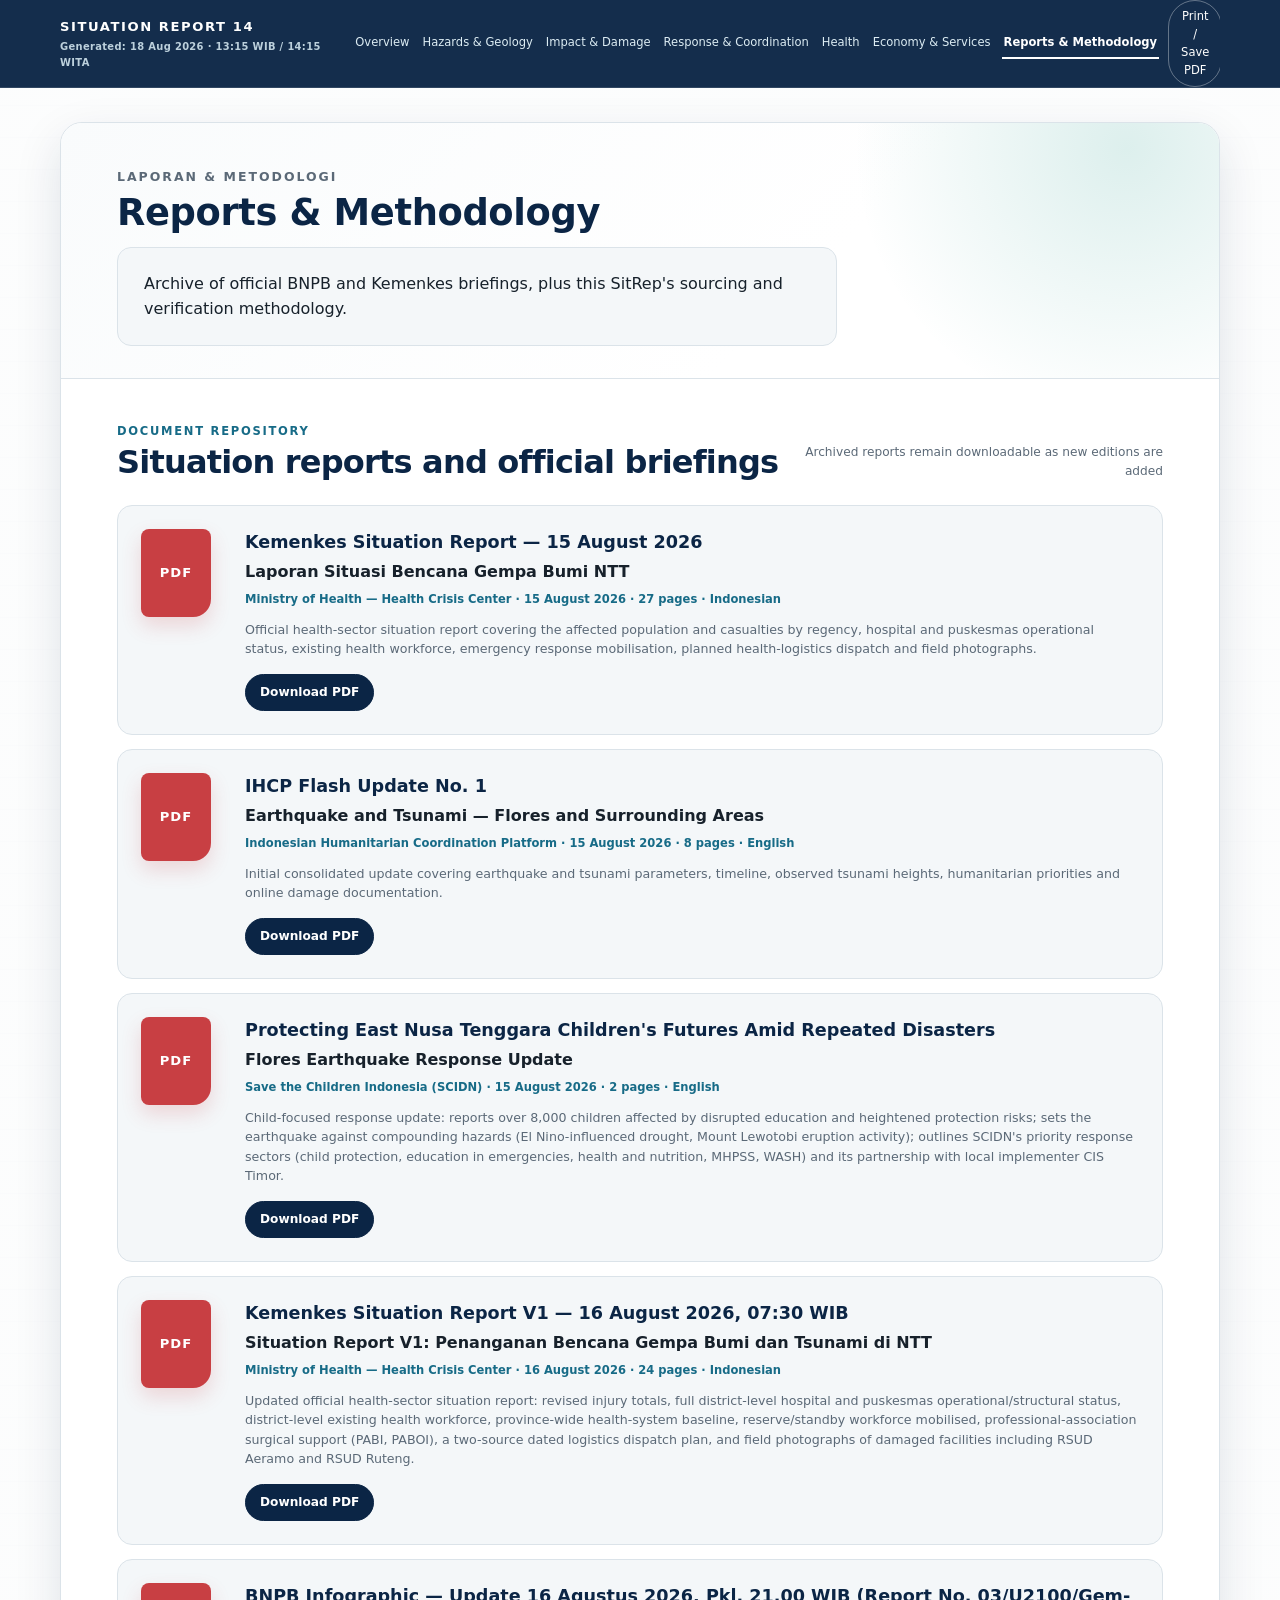
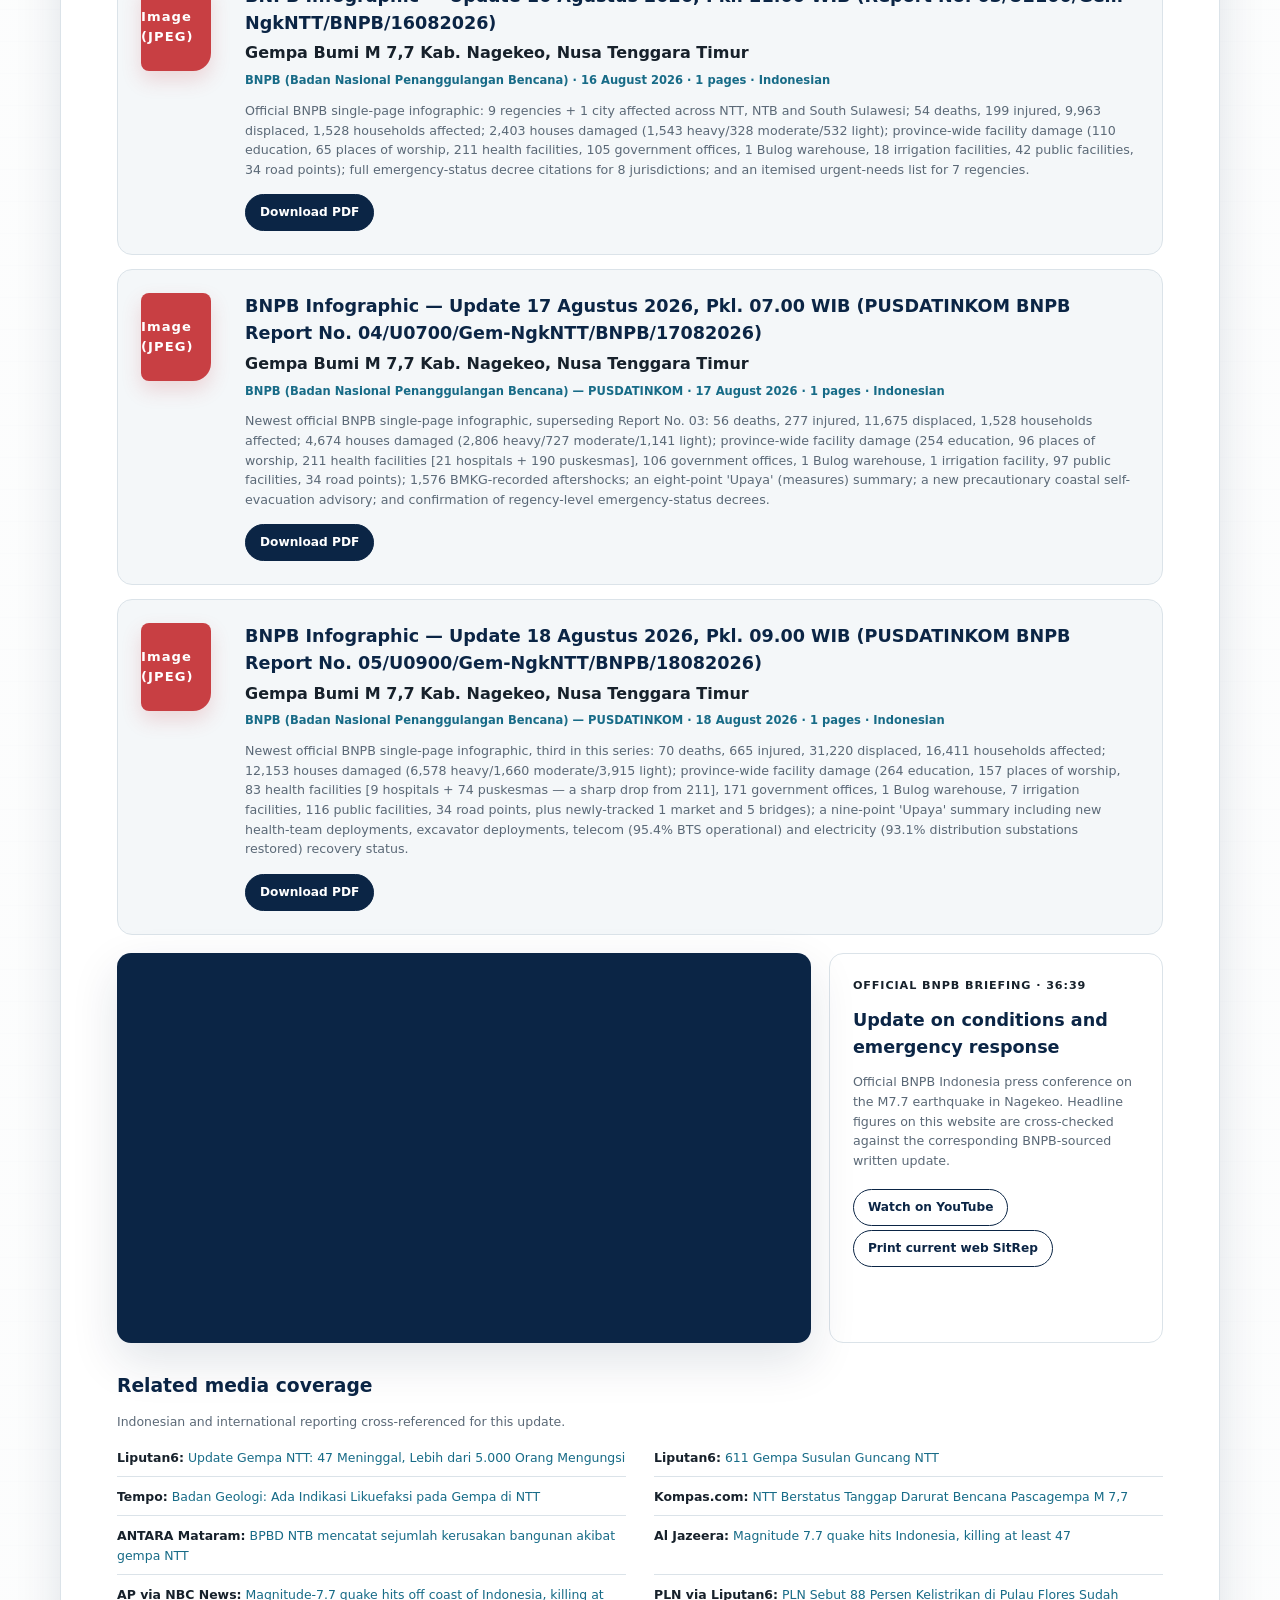
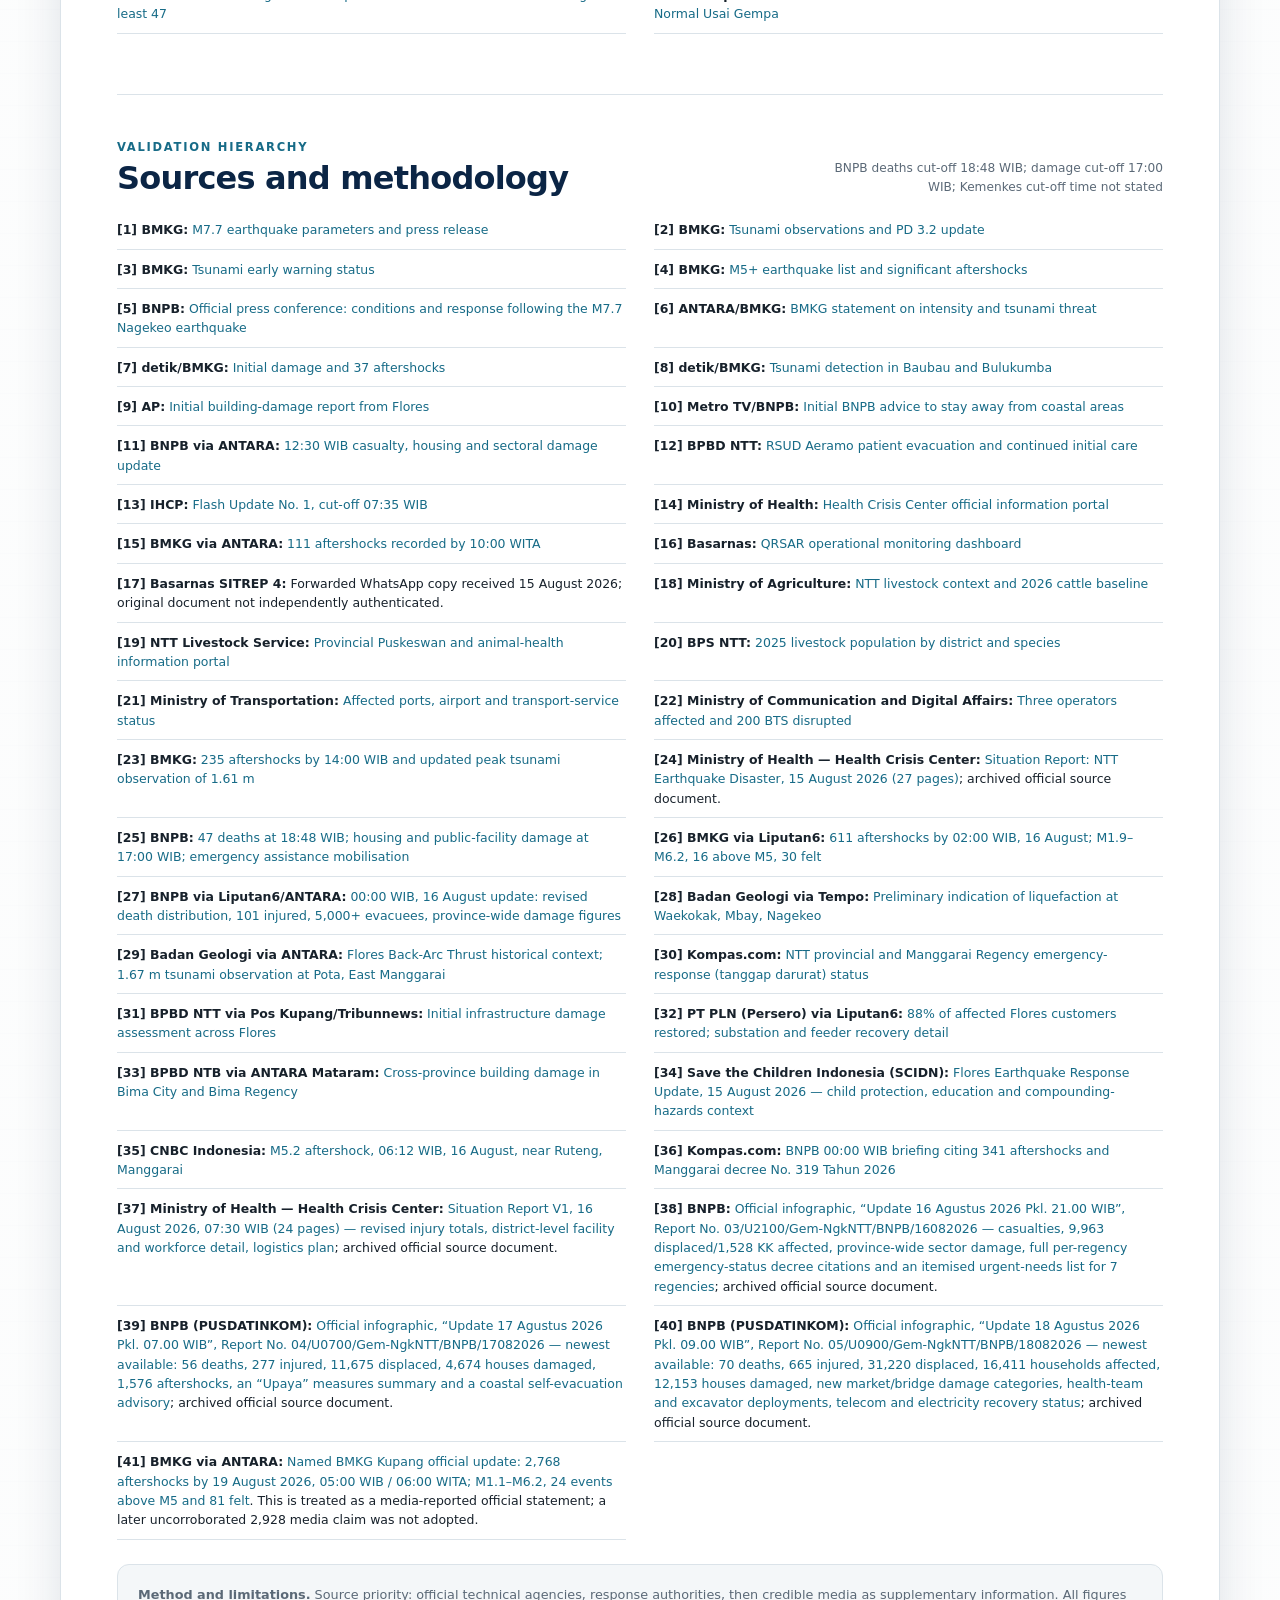
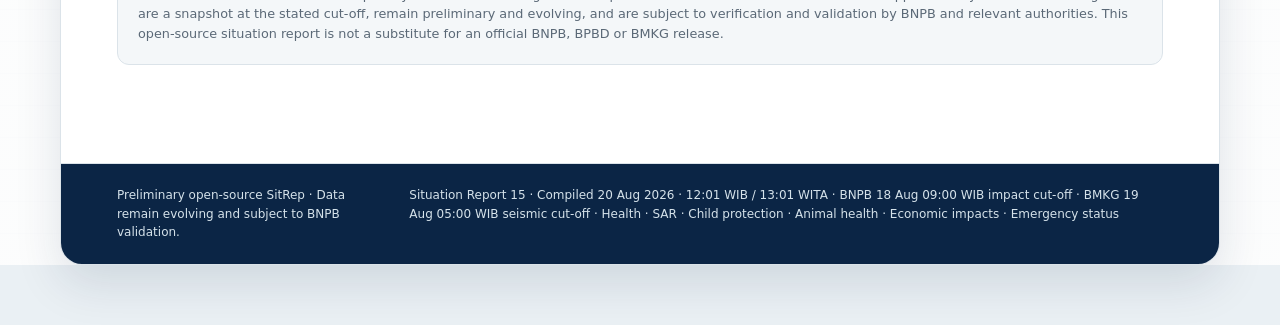
<file: reports.html>
<!doctype html>
<html lang="en">
  <head>
    <meta charset="utf-8" />
    <meta name="viewport" content="width=device-width, initial-scale=1" />
    <meta
      name="description"
      content="Archive of official BNPB and Kemenkes situation reports, plus sourcing and verification methodology for this SitRep."
    />
    <meta name="theme-color" content="#0b2545" />
    <title>Laporan & Metodologi — Flores Earthquake SitRep 15</title>
    <link rel="stylesheet" href="sitrep.css?v=2" />
    <script src="sitrep.js?v=2" defer></script>
  </head>
  <body data-page="reports">
    <header class="topbar">
      <div class="topbar-inner">
        <div class="brand">
          <span id="topbar-report-number">Situation Report 15</span>
          <time id="topbar-generated-time" datetime="2026-08-20T12:01:00+07:00">
            Generated: 20 August 2026 · 12:01 WIB / 13:01 WITA
          </time>
        </div>
        <nav class="topnav" aria-label="Situation report pages">
          <a href="index.html">Overview</a>
          <a href="hazards.html">Hazards &amp; Geology</a>
          <a href="impact.html">Impact &amp; Damage</a>
          <a href="response.html">Response &amp; Coordination</a>
          <a href="health.html">Health</a>
          <a href="economy.html">Economy &amp; Services</a>
          <a href="reports.html" class="active">Reports &amp; Methodology</a>
          <button class="print-btn" type="button" onclick="window.print()">
            Print / Save PDF
          </button>
        </nav>
      </div>
    </header>

    <main class="page">
      <div class="page-header">
        <div class="eyebrow">Laporan &amp; Metodologi</div>
        <h1>Reports &amp; Methodology</h1>
        <p class="summary">Archive of official BNPB and Kemenkes briefings, plus this SitRep's sourcing and verification methodology.</p>
      </div>
      <div class="content">
        <section class="section" id="reports">
          <div class="section-head">
            <div>
              <div class="section-kicker">Document repository</div>
              <h2>Situation reports and official briefings</h2>
            </div>
            <div class="source-note" id="reports-status">Archived reports remain downloadable as new editions are added</div>
          </div>

          <div id="reports-list" class="reports-list">
            <article class="report-card">
              <div class="report-icon" aria-hidden="true">PDF</div>
              <div class="report-content">
                <h3>Kemenkes Situation Report — 15 August 2026</h3>
                <p class="report-name">Laporan Situasi Bencana Gempa Bumi NTT</p>
                <div class="report-meta">Ministry of Health — Health Crisis Center · 15 August 2026 · 27 pages · Indonesian</div>
                <p>Official health-sector report covering affected populations and casualties, health-facility status, workforce, emergency response, planned logistics and field photographs.</p>
                <a class="download-button" href="reports/Kemenkes_Laporan_Situasi_Gempa_NTT_20260815.pdf" download>Download PDF</a>
              </div>
            </article>
            <article class="report-card">
              <div class="report-icon" aria-hidden="true">PDF</div>
              <div class="report-content">
                <h3>IHCP Flash Update No. 1</h3>
                <p class="report-name">Earthquake and Tsunami — Flores and Surrounding Areas</p>
                <div class="report-meta">Indonesian Humanitarian Coordination Platform · 15 August 2026 · 8 pages · English</div>
                <p>Initial consolidated update covering earthquake and tsunami parameters, timeline, observed tsunami heights, humanitarian priorities and online damage documentation.</p>
                <a class="download-button" href="reports/IHCP_Flash_Update_1_Flores_NTT_20260815.pdf" download>Download PDF</a>
              </div>
            </article>
            <article class="report-card">
              <div class="report-icon" aria-hidden="true">PDF</div>
              <div class="report-content">
                <h3>Flores Earthquake Response Update</h3>
                <p class="report-name">Protecting East Nusa Tenggara Children's Futures Amid Repeated Disasters</p>
                <div class="report-meta">Save the Children Indonesia (SCIDN) · 15 August 2026 · 2 pages · English</div>
                <p>Child-focused response update: over 8,000 children affected by disrupted education and heightened protection risks; sets the earthquake against compounding hazards (El Ni&ntilde;o-influenced drought, Mount Lewotobi eruption activity); outlines priority response sectors and the partnership with local implementer CIS Timor.</p>
                <a class="download-button" href="reports/SCIDN_Flores_Earthquake_External_Update_20260815.pdf" download>Download PDF</a>
              </div>
            </article>
            <article class="report-card">
              <div class="report-icon" aria-hidden="true">PDF</div>
              <div class="report-content">
                <h3>Situation Report V1: Penanganan Bencana Gempa Bumi dan Tsunami di NTT</h3>
                <p class="report-name">Kemenkes Situation Report V1 &mdash; 16 August 2026, 07:30 WIB</p>
                <div class="report-meta">Ministry of Health &mdash; Health Crisis Center &middot; 16 August 2026 &middot; 24 pages &middot; Indonesian</div>
                <p>Updated health-sector report: revised injury totals, full district-level hospital and puskesmas status, district-level workforce, province-wide health-system baseline, reserve workforce, PABI/PABOI surgical support, a dated two-source logistics plan, and field photographs.</p>
                <a class="download-button" href="reports/Kemenkes_SitRep_V1_NTT_20260816_0730WIB.pdf" download>Download PDF</a>
              </div>
            </article>
          </div>

          <div class="briefing-grid">
            <div class="video-frame">
              <iframe
                src="https://www.youtube-nocookie.com/embed/UAAf238cC0I"
                title="BNPB official press conference on the M7.7 Nagekeo earthquake"
                loading="lazy"
                allow="accelerometer; autoplay; clipboard-write; encrypted-media; gyroscope; picture-in-picture; web-share"
                allowfullscreen
              ></iframe>
            </div>
            <article class="briefing-card">
              <span class="confidence">Official BNPB briefing · 36:39</span>
              <h3>Update on conditions and emergency response</h3>
              <p>Official BNPB Indonesia press conference on the M7.7 earthquake in Nagekeo. Headline figures on this website are cross-checked against the corresponding BNPB-sourced written update.</p>
              <a class="download-button secondary" href="https://www.youtube.com/watch?v=UAAf238cC0I" target="_blank" rel="noopener noreferrer">Watch on YouTube</a>
              <button class="download-button secondary report-print" type="button" onclick="window.print()">Print current web SitRep</button>
            </article>
          </div>

          <h3 style="margin:28px 0 10px; color:var(--navy)">Related media coverage</h3>
          <p class="small" id="media-updates-status" style="margin-bottom:12px">Indonesian and international reporting cross-referenced for this update.</p>
          <ol class="sources" id="media-updates-list">
            <li><strong>Liputan6:</strong> <a href="https://www.liputan6.com/news/read/8270875/update-gempa-ntt-47-meninggal-lebih-dari-5000-orang-mengungsi" target="_blank" rel="noopener noreferrer">Update Gempa NTT: 47 Meninggal, Lebih dari 5.000 Orang Mengungsi</a></li>
            <li><strong>Liputan6:</strong> <a href="https://www.liputan6.com/regional/read/8270852/611-gempa-susulan-guncang-ntt" target="_blank" rel="noopener noreferrer">611 Gempa Susulan Guncang NTT</a></li>
            <li><strong>Tempo:</strong> <a href="https://www.tempo.co/sains/badan-geologi-ada-indikasi-likuefaksi-pada-gempa-di-ntt-2282185" target="_blank" rel="noopener noreferrer">Badan Geologi: Ada Indikasi Likuefaksi pada Gempa di NTT</a></li>
            <li><strong>Kompas.com:</strong> <a href="https://nasional.kompas.com/read/2026/08/16/08584861/ntt-berstatus-tanggap-darurat-bencana-pascagempa-m-77" target="_blank" rel="noopener noreferrer">NTT Berstatus Tanggap Darurat Bencana Pascagempa M 7,7</a></li>
            <li><strong>ANTARA Mataram:</strong> <a href="https://mataram.antaranews.com/berita/566180/bpbd-ntb-mencatat-sejumlah-kerusakan-bangunan-akibat-gempa-ntt" target="_blank" rel="noopener noreferrer">BPBD NTB mencatat sejumlah kerusakan bangunan akibat gempa NTT</a></li>
            <li><strong>Al Jazeera:</strong> <a href="https://www.aljazeera.com/news/2026/8/15/at-least-two-killed-as-magnitude-7-7-quake-hits-indonesia" target="_blank" rel="noopener noreferrer">Magnitude 7.7 quake hits Indonesia, killing at least 47</a></li>
            <li><strong>AP via NBC News:</strong> <a href="https://www.nbcnews.com/world/indonesia/earthquake-indonesia-rcna592638" target="_blank" rel="noopener noreferrer">Magnitude-7.7 quake hits off coast of Indonesia, killing at least 47</a></li>
            <li><strong>PLN via Liputan6:</strong> <a href="https://www.liputan6.com/news/read/8270863/pln-sebut-88-persen-kelistrikan-di-pulau-flores-sudah-normal-usai-gempa" target="_blank" rel="noopener noreferrer">PLN Sebut 88 Persen Kelistrikan di Pulau Flores Sudah Normal Usai Gempa</a></li>
          </ol>
        </section>
        <section class="section" id="sources">
          <div class="section-head">
            <div>
              <div class="section-kicker">Validation hierarchy</div>
              <h2>Sources and methodology</h2>
            </div>
            <div class="source-note">BNPB deaths cut-off 18:48 WIB; damage cut-off 17:00 WIB; Kemenkes cut-off time not stated</div>
          </div>
          <ol class="sources">
            <li><strong>[1] BMKG:</strong> <a href="https://www.bmkg.go.id/gempabumi/berpotensi-tsunami/20260815050954" target="_blank" rel="noopener noreferrer">M7.7 earthquake parameters and press release</a></li>
            <li><strong>[2] BMKG:</strong> <a href="https://www.bmkg.go.id/gempabumi/berpotensi-tsunami/20260815062839" target="_blank" rel="noopener noreferrer">Tsunami observations and PD 3.2 update</a></li>
            <li><strong>[3] BMKG:</strong> <a href="https://warning.bmkg.go.id/" target="_blank" rel="noopener noreferrer">Tsunami early warning status</a></li>
            <li><strong>[4] BMKG:</strong> <a href="https://www.bmkg.go.id/gempabumi/gempabumi-m5" target="_blank" rel="noopener noreferrer">M5+ earthquake list and significant aftershocks</a></li>
            <li><strong>[5] BNPB:</strong> <a href="https://www.youtube.com/watch?v=UAAf238cC0I" target="_blank" rel="noopener noreferrer">Official press conference: conditions and response following the M7.7 Nagekeo earthquake</a></li>
            <li><strong>[6] ANTARA/BMKG:</strong> <a href="https://www.antaranews.com/berita/5695576/bmkg-ancaman-tsunami-berstatus-siaga-05-3-meter-di-ntt-ntb-sulsel" target="_blank" rel="noopener noreferrer">BMKG statement on intensity and tsunami threat</a></li>
            <li><strong>[7] detik/BMKG:</strong> <a href="https://news.detik.com/berita/d-8619530/bmkg-rumah-kantor-pelabuhan-hingga-hotel-rusak-usai-gempa-di-mbay-labuan-bajo" target="_blank" rel="noopener noreferrer">Initial damage and 37 aftershocks</a></li>
            <li><strong>[8] detik/BMKG:</strong> <a href="https://news.detik.com/berita/d-8619469/tsunami-juga-terdeteksi-di-baubau-dan-bulukumba-usai-gempa-m-7-ntt" target="_blank" rel="noopener noreferrer">Tsunami detection in Baubau and Bulukumba</a></li>
            <li><strong>[9] AP:</strong> <a href="https://apnews.com/article/c31ad3cf07fa83d2d443e8d85e5c9d84" target="_blank" rel="noopener noreferrer">Initial building-damage report from Flores</a></li>
            <li><strong>[10] Metro TV/BNPB:</strong> <a href="https://www.metrotvnews.com/read/NA0CrRrJ-gempa-laut-mbay-ntt-berpotensi-tsunami-masyarakat-diminta-menjau-dari-wilayah-pesisir" target="_blank" rel="noopener noreferrer">Initial BNPB advice to stay away from coastal areas</a></li>
            <li><strong>[11] BNPB via ANTARA:</strong> <a href="https://sultra.antaranews.com/berita/539048/14-orang-meninggal-dunia-akibat-gempa-bumi-m77-di-ntt" target="_blank" rel="noopener noreferrer">12:30 WIB casualty, housing and sectoral damage update</a></li>
            <li><strong>[12] BPBD NTT:</strong> <a href="https://www.detik.com/bali/nusra/d-8619926/bpbd-catat-korban-gempa-nagekeo-ntt-bertambah-jadi-13-orang" target="_blank" rel="noopener noreferrer">RSUD Aeramo patient evacuation and continued initial care</a></li>
            <li><strong>[13] IHCP:</strong> <a href="reports/IHCP_Flash_Update_1_Flores_NTT_20260815.pdf" target="_blank" rel="noopener noreferrer">Flash Update No. 1, cut-off 07:35 WIB</a></li>
            <li><strong>[14] Ministry of Health:</strong> <a href="https://pusatkrisis.kemkes.go.id/" target="_blank" rel="noopener noreferrer">Health Crisis Center official information portal</a></li>
            <li><strong>[15] BMKG via ANTARA:</strong> <a href="https://sultra.antaranews.com/berita/539051/peringatan-tsunami-dicabut-111-gempa-susulan-tercatat-di-nagekeontt" target="_blank" rel="noopener noreferrer">111 aftershocks recorded by 10:00 WITA</a></li>
            <li><strong>[16] Basarnas:</strong> <a href="https://qrsar.basarnas.go.id/beranda_detail" target="_blank" rel="noopener noreferrer">QRSAR operational monitoring dashboard</a></li>
            <li><strong>[17] Basarnas SITREP 4:</strong> Forwarded WhatsApp copy received 15 August 2026; original document not independently authenticated.</li>
            <li><strong>[18] Ministry of Agriculture:</strong> <a href="https://bpmsph.ditjenpkh.pertanian.go.id/berita/kementan-perkuat-ntt-sebagai-sentra-sapi-nasional-salurkan-3000-dosis-semen-beku" target="_blank" rel="noopener noreferrer">NTT livestock context and 2026 cattle baseline</a></li>
            <li><strong>[19] NTT Livestock Service:</strong> <a href="https://puskeswan-disnak.nttprov.go.id/" target="_blank" rel="noopener noreferrer">Provincial Puskeswan and animal-health information portal</a></li>
            <li><strong>[20] BPS NTT:</strong> <a href="https://ntt.bps.go.id/id/statistics-table/3/UzJWaVUxZHdWVGxwU1hSd1UxTXZlbmRITjA1Q2R6MDkjMw%3D%3D/populasi-ternak-menurut-kabupaten-kota-dan-jenis-ternak-di-provinsi-nusa-tenggara-timur--ekor" target="_blank" rel="noopener noreferrer">2025 livestock population by district and species</a></li>
            <li><strong>[21] Ministry of Transportation:</strong> <a href="https://www.kemenhub.go.id/post/read/pasca-gempa-bumi-di-ntt%2C-menhub-dudy-prioritaskan-keselamatan-dan-kelancaran-operasional-transportasi" target="_blank" rel="noopener noreferrer">Affected ports, airport and transport-service status</a></li>
            <li><strong>[22] Ministry of Communication and Digital Affairs:</strong> <a href="https://www.komdigi.go.id/berita/siaran-pers/detail/layanan-tiga-operator-seluler-terdampak-gempa-m-70-di-ntt-komdigi-pantau-pemulihan-200-bts" target="_blank" rel="noopener noreferrer">Three operators affected and 200 BTS disrupted</a></li>
            <li><strong>[23] BMKG:</strong> <a href="https://www.bmkg.go.id/siaran-pers/bmkg-pemerintah-pusat-dan-pemerintah-daerah-kolaborasi-percepat-pemulihan-bencana-gempa-flores" target="_blank" rel="noopener noreferrer">235 aftershocks by 14:00 WIB and updated peak tsunami observation of 1.61 m</a></li>
            <li><strong>[24] Ministry of Health — Health Crisis Center:</strong> <a href="reports/Kemenkes_Laporan_Situasi_Gempa_NTT_20260815.pdf" target="_blank" rel="noopener noreferrer">Situation Report: NTT Earthquake Disaster, 15 August 2026 (27 pages)</a>; archived official source document.</li>
            <li><strong>[25] BNPB:</strong> <a href="https://www.bnpb.go.id/berita/update-dampak-gempa-m77-ntt-lebih-dari-40-warga-meninggal-dunia" target="_blank" rel="noopener noreferrer">47 deaths at 18:48 WIB; housing and public-facility damage at 17:00 WIB; emergency assistance mobilisation</a></li>
            <li><strong>[26] BMKG via Liputan6:</strong> <a href="https://www.liputan6.com/regional/read/8270852/611-gempa-susulan-guncang-ntt" target="_blank" rel="noopener noreferrer">611 aftershocks by 02:00 WIB, 16 August; M1.9–M6.2, 16 above M5, 30 felt</a></li>
            <li><strong>[27] BNPB via Liputan6/ANTARA:</strong> <a href="https://www.liputan6.com/news/read/8270875/update-gempa-ntt-47-meninggal-lebih-dari-5000-orang-mengungsi" target="_blank" rel="noopener noreferrer">00:00 WIB, 16 August update: revised death distribution, 101 injured, 5,000+ evacuees, province-wide damage figures</a></li>
            <li><strong>[28] Badan Geologi via Tempo:</strong> <a href="https://www.tempo.co/sains/badan-geologi-ada-indikasi-likuefaksi-pada-gempa-di-ntt-2282185" target="_blank" rel="noopener noreferrer">Preliminary indication of liquefaction at Waekokak, Mbay, Nagekeo</a></li>
            <li><strong>[29] Badan Geologi via ANTARA:</strong> <a href="https://www.antaranews.com/berita/5696483/secara-historis-sesar-flores-beberapa-kali-hasilkan-gempa-merusak" target="_blank" rel="noopener noreferrer">Flores Back-Arc Thrust historical context; 1.67 m tsunami observation at Pota, East Manggarai</a></li>
            <li><strong>[30] Kompas.com:</strong> <a href="https://nasional.kompas.com/read/2026/08/16/08584861/ntt-berstatus-tanggap-darurat-bencana-pascagempa-m-77" target="_blank" rel="noopener noreferrer">NTT provincial and Manggarai Regency emergency-response (tanggap darurat) status</a></li>
            <li><strong>[31] BPBD NTT via Pos Kupang/Tribunnews:</strong> <a href="https://kupang.tribunnews.com/provinsi-ntt/975755/gempa-flores-bpbd-ntt-rinci-kerusakan-awal-pelabuhan-maumere-hingga-rumah-warga" target="_blank" rel="noopener noreferrer">Initial infrastructure damage assessment across Flores</a></li>
            <li><strong>[32] PT PLN (Persero) via Liputan6:</strong> <a href="https://www.liputan6.com/news/read/8270863/pln-sebut-88-persen-kelistrikan-di-pulau-flores-sudah-normal-usai-gempa" target="_blank" rel="noopener noreferrer">88% of affected Flores customers restored; substation and feeder recovery detail</a></li>
            <li><strong>[33] BPBD NTB via ANTARA Mataram:</strong> <a href="https://mataram.antaranews.com/berita/566180/bpbd-ntb-mencatat-sejumlah-kerusakan-bangunan-akibat-gempa-ntt" target="_blank" rel="noopener noreferrer">Cross-province building damage in Bima City and Bima Regency</a></li>
            <li><strong>[34] Save the Children Indonesia (SCIDN):</strong> <a href="reports/SCIDN_Flores_Earthquake_External_Update_20260815.pdf" target="_blank" rel="noopener noreferrer">Flores Earthquake Response Update, 15 August 2026 &mdash; child protection, education and compounding-hazards context</a></li>
            <li><strong>[35] CNBC Indonesia:</strong> <a href="https://www.cnbcindonesia.com/news/20260816070252-4-759744/ntt-diserbu-gempa-susulan-m52-mengguncang-pagi-ini" target="_blank" rel="noopener noreferrer">M5.2 aftershock, 06:12 WIB, 16 August, near Ruteng, Manggarai</a></li>
            <li><strong>[36] Kompas.com:</strong> <a href="https://nasional.kompas.com/read/2026/08/16/09124841/update-gempa-ntt-341-gempa-susulan-47-korban-meninggal-5000-warga-mengungsi" target="_blank" rel="noopener noreferrer">BNPB 00:00 WIB briefing citing 341 aftershocks and Manggarai decree No. 319 Tahun 2026</a></li>
            <li><strong>[37] Ministry of Health &mdash; Health Crisis Center:</strong> <a href="reports/Kemenkes_SitRep_V1_NTT_20260816_0730WIB.pdf" target="_blank" rel="noopener noreferrer">Situation Report V1, 16 August 2026, 07:30 WIB (24 pages) &mdash; revised injury totals, district-level facility and workforce detail, logistics plan</a>; archived official source document.</li>
            <li><strong>[38] BNPB:</strong> <a href="reports/BNPB_Infografis_GempaM77_Nagekeo_NTT_20260816_2100WIB.jpg" target="_blank" rel="noopener noreferrer">Official infographic, &ldquo;Update 16 Agustus 2026 Pkl. 21.00 WIB&rdquo;, Report No. 03/U2100/Gem-NgkNTT/BNPB/16082026 &mdash; casualties, 9,963 displaced/1,528 KK affected, province-wide sector damage, full per-regency emergency-status decree citations and an itemised urgent-needs list for 7 regencies</a>; archived official source document.</li>
            <li><strong>[39] BNPB (PUSDATINKOM):</strong> <a href="reports/BNPB_Infografis_GempaM77_Nagekeo_NTT_20260817_0700WIB.jpg" target="_blank" rel="noopener noreferrer">Official infographic, &ldquo;Update 17 Agustus 2026 Pkl. 07.00 WIB&rdquo;, Report No. 04/U0700/Gem-NgkNTT/BNPB/17082026 &mdash; newest available: 56 deaths, 277 injured, 11,675 displaced, 4,674 houses damaged, 1,576 aftershocks, an &ldquo;Upaya&rdquo; measures summary and a coastal self-evacuation advisory</a>; archived official source document.</li>
            <li><strong>[40] BNPB (PUSDATINKOM):</strong> <a href="reports/BNPB_Infografis_GempaM77_Nagekeo_NTT_20260818_0900WIB.jpg" target="_blank" rel="noopener noreferrer">Official infographic, &ldquo;Update 18 Agustus 2026 Pkl. 09.00 WIB&rdquo;, Report No. 05/U0900/Gem-NgkNTT/BNPB/18082026 &mdash; newest available: 70 deaths, 665 injured, 31,220 displaced, 16,411 households affected, 12,153 houses damaged, new market/bridge damage categories, health-team and excavator deployments, telecom and electricity recovery status</a>; archived official source document.</li>
            <li><strong>[41] BMKG via ANTARA:</strong> <a href="https://kalbar.antaranews.com/berita/709960/bmkg-catat-2768-gempa-susulan-m77-terjadi-di-flores" target="_blank" rel="noopener noreferrer">Named BMKG Kupang official update: 2,768 aftershocks by 19 August 2026, 05:00 WIB / 06:00 WITA; M1.1–M6.2, 24 events above M5 and 81 felt</a>. This is treated as a media-reported official statement; a later uncorroborated 2,928 media claim was not adopted.</li>
          </ol>
          <div class="method">
            <strong>Method and limitations.</strong> Source priority: official technical agencies,
            response authorities, then credible media as supplementary information. All figures are
            a snapshot at the stated cut-off, remain preliminary and evolving, and are subject to
            verification and validation by BNPB and relevant authorities. This open-source situation
            report is not a substitute for an official BNPB, BPBD or BMKG release.
          </div>
        </section>

    </div>
      <footer class="footer">
        <span>Preliminary open-source SitRep · Data remain evolving and subject to BNPB validation.</span>
        <span>Situation Report 15 · Compiled 20 Aug 2026 · 12:01 WIB / 13:01 WITA · BNPB 18 Aug 09:00 WIB impact cut-off · BMKG 19 Aug 05:00 WIB seismic cut-off · Health · SAR · Child protection · Animal health · Economic impacts · Emergency status</span>
      </footer>
    </main>
  </body>
</html>
</file>
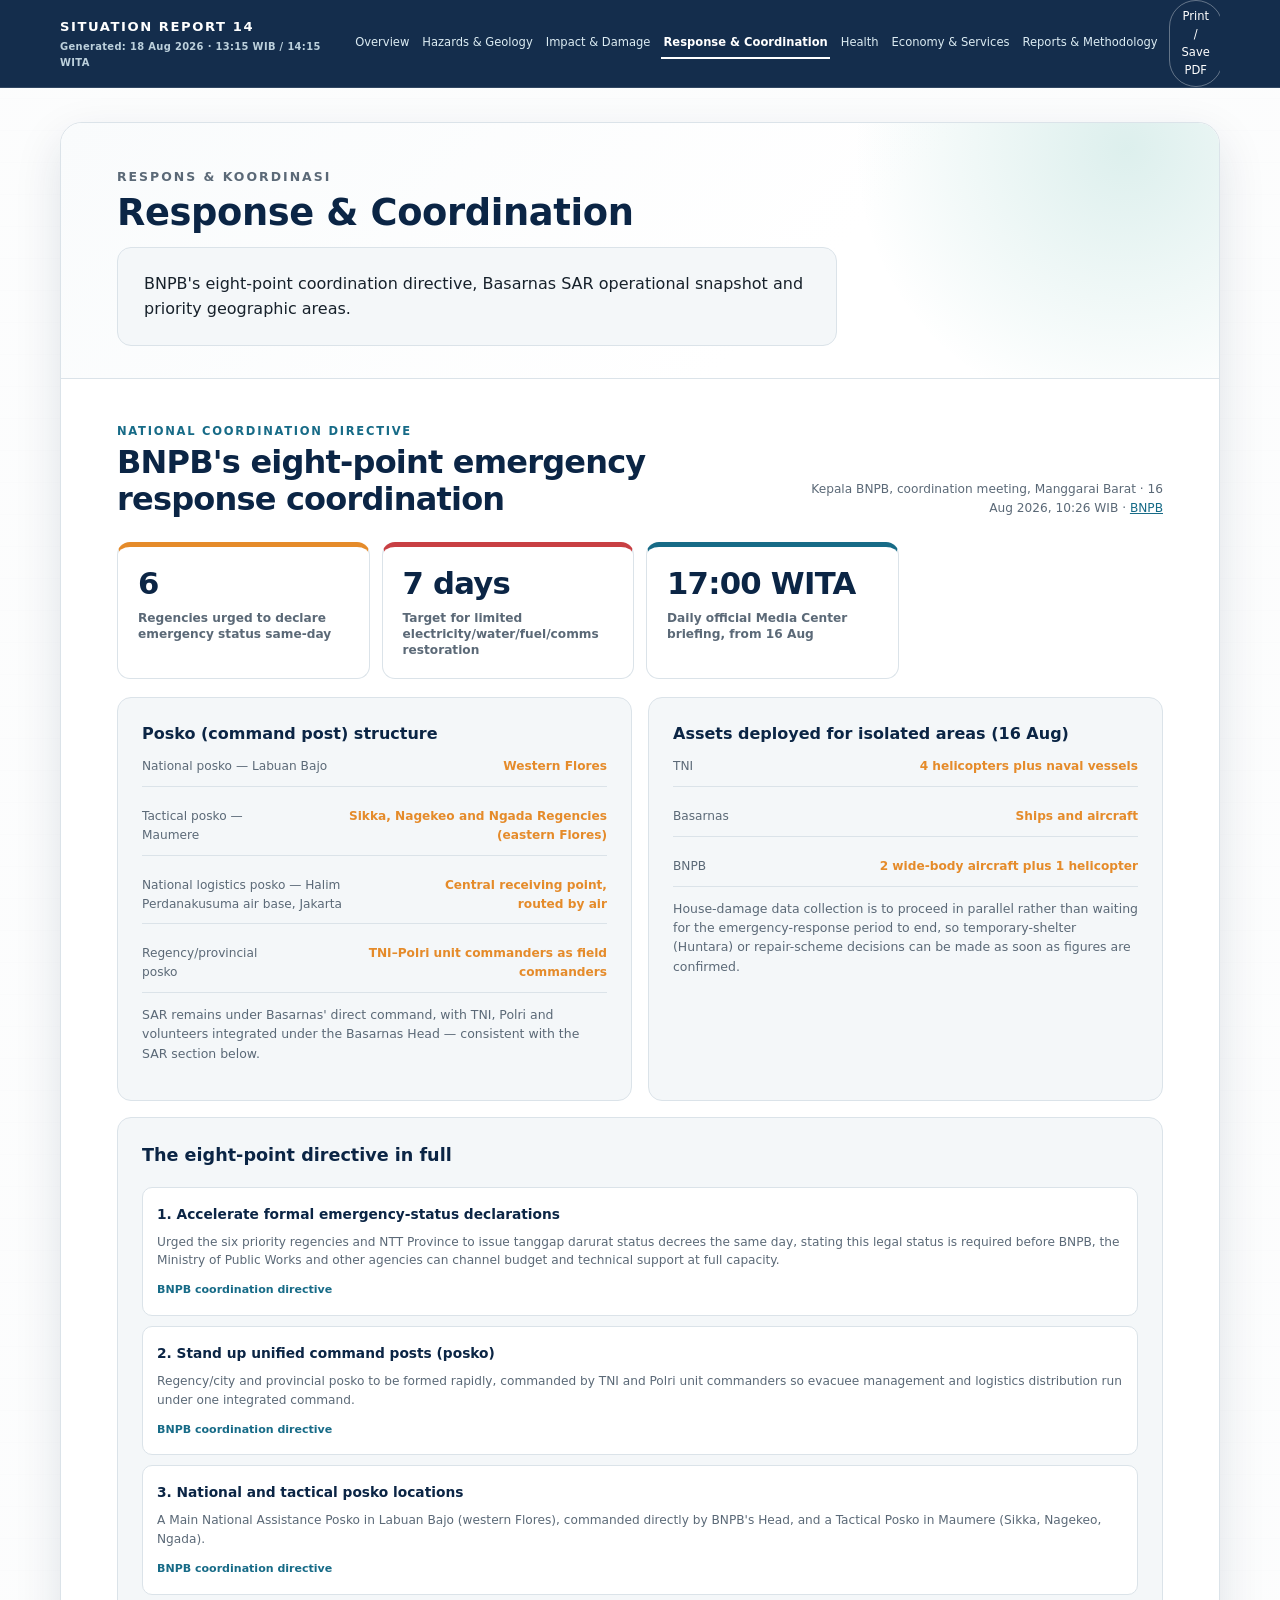
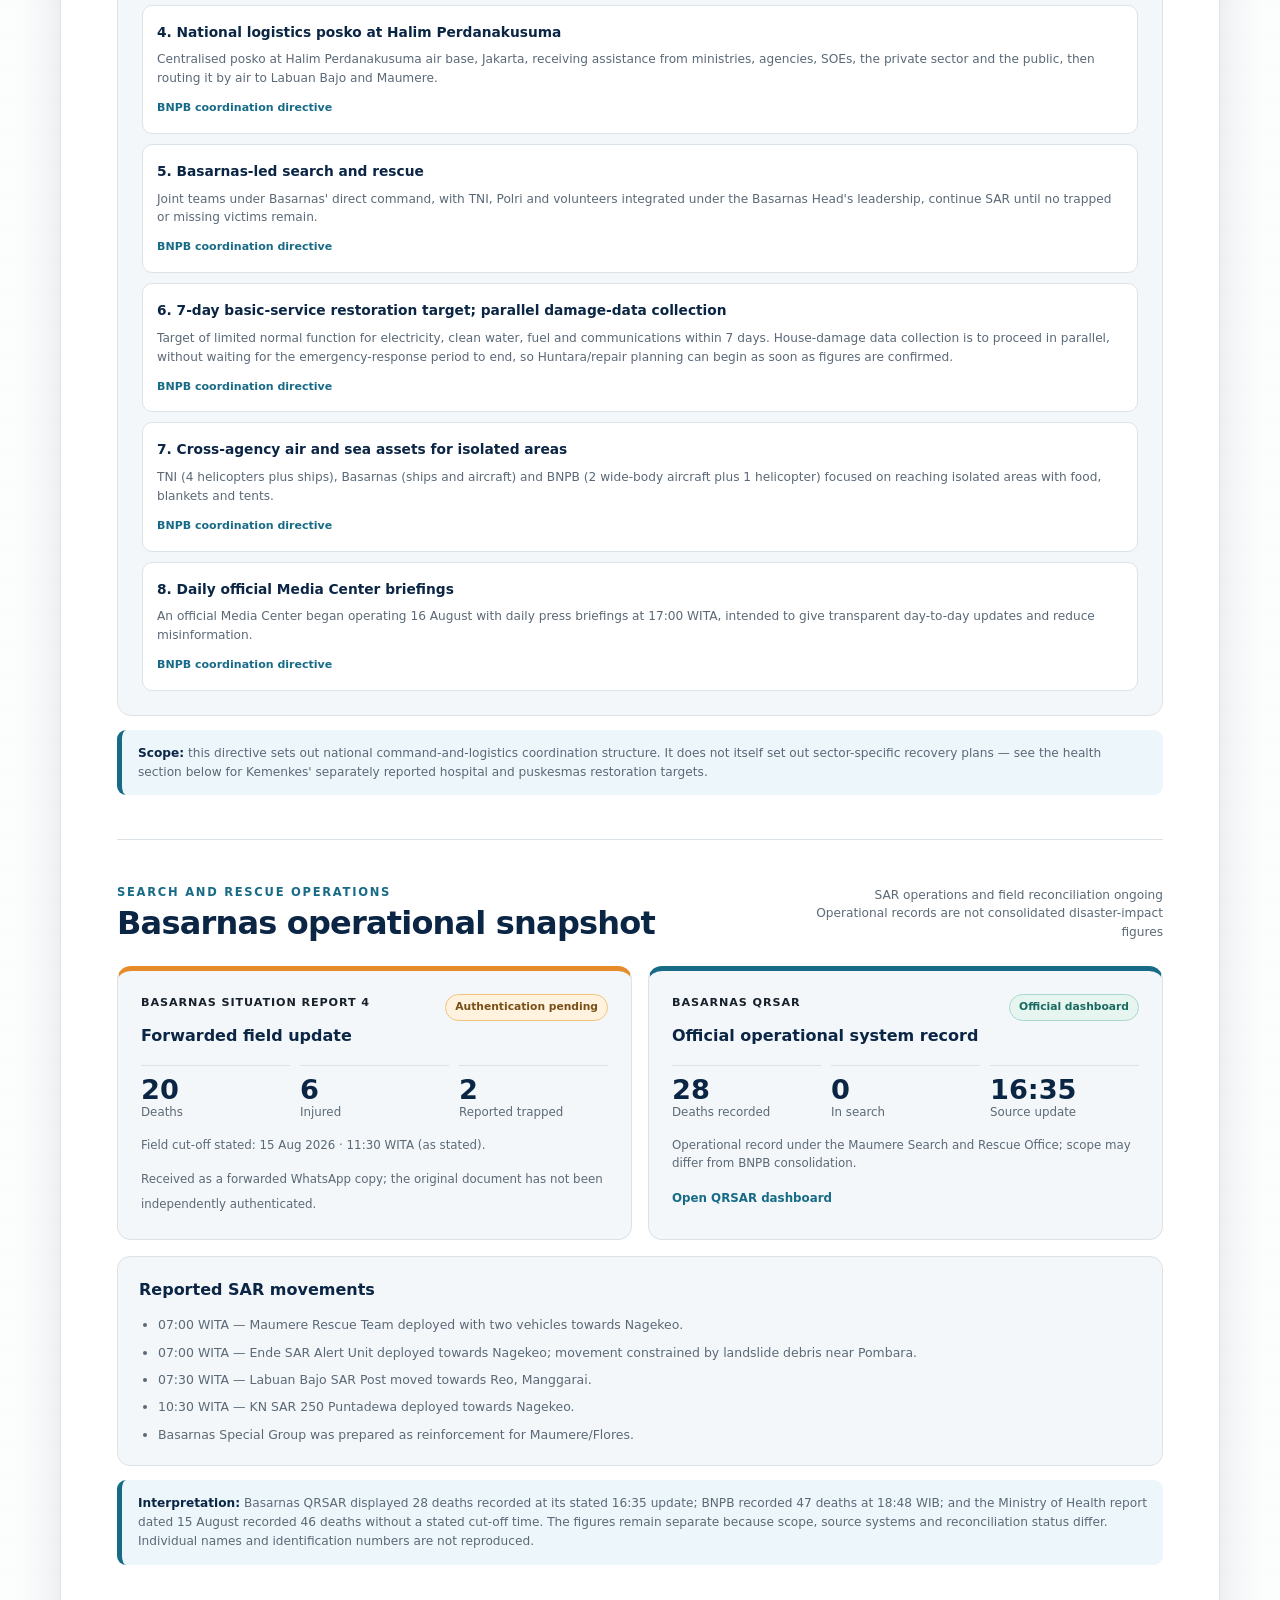
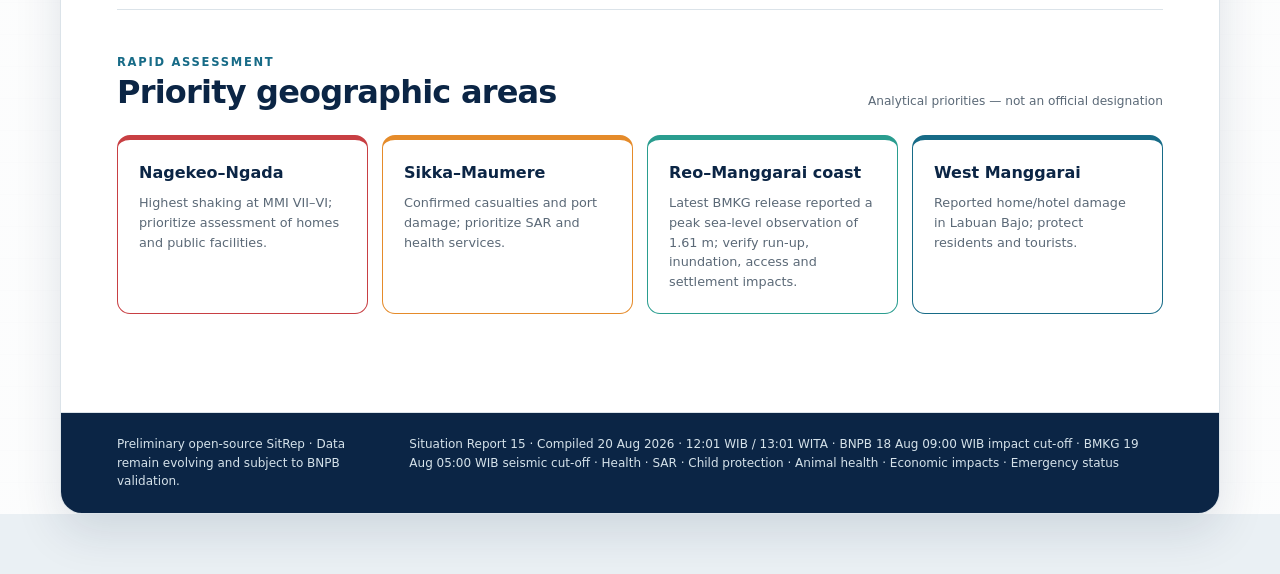
<file: response.html>
<!doctype html>
<html lang="en">
  <head>
    <meta charset="utf-8" />
    <meta name="viewport" content="width=device-width, initial-scale=1" />
    <meta
      name="description"
      content="BNPB's eight-point emergency response coordination, Basarnas SAR operations and priority geographic areas for the M7.7 Flores earthquake."
    />
    <meta name="theme-color" content="#0b2545" />
    <title>Respons & Koordinasi — Flores Earthquake SitRep 15</title>
    <link rel="stylesheet" href="sitrep.css?v=2" />
    <script src="sitrep.js?v=2" defer></script>
  </head>
  <body data-page="response">
    <header class="topbar">
      <div class="topbar-inner">
        <div class="brand">
          <span id="topbar-report-number">Situation Report 15</span>
          <time id="topbar-generated-time" datetime="2026-08-20T12:01:00+07:00">
            Generated: 20 August 2026 · 12:01 WIB / 13:01 WITA
          </time>
        </div>
        <nav class="topnav" aria-label="Situation report pages">
          <a href="index.html">Overview</a>
          <a href="hazards.html">Hazards &amp; Geology</a>
          <a href="impact.html">Impact &amp; Damage</a>
          <a href="response.html" class="active">Response &amp; Coordination</a>
          <a href="health.html">Health</a>
          <a href="economy.html">Economy &amp; Services</a>
          <a href="reports.html">Reports &amp; Methodology</a>
          <button class="print-btn" type="button" onclick="window.print()">
            Print / Save PDF
          </button>
        </nav>
      </div>
    </header>

    <main class="page">
      <div class="page-header">
        <div class="eyebrow">Respons &amp; Koordinasi</div>
        <h1>Response &amp; Coordination</h1>
        <p class="summary">BNPB's eight-point coordination directive, Basarnas SAR operational snapshot and priority geographic areas.</p>
      </div>
      <div class="content">
        <section class="section" id="response-coordination">
          <div class="section-head">
            <div>
              <div class="section-kicker">National coordination directive</div>
              <h2>BNPB's eight-point emergency response coordination</h2>
            </div>
            <div class="source-note" id="response-coordination-source-note">
              Kepala BNPB, coordination meeting, Manggarai Barat · 16 Aug 2026, 10:26 WIB ·
              <a href="https://www.bnpb.go.id/berita/tangani-gempa-m-77-flores-kepala-bnpb-instruksikan-delapan-langkah-strategis-penanganan-darurat" target="_blank" rel="noopener noreferrer">BNPB</a>
            </div>
          </div>

          <div class="sector-stat-grid">
            <article class="sector-stat" style="--accent:var(--orange)">
              <strong id="response-coordination-priority-regencies">6</strong><span>Regencies urged to declare emergency status same-day</span>
            </article>
            <article class="sector-stat" style="--accent:var(--red)">
              <strong id="response-coordination-restoration-days">7 days</strong><span>Target for limited electricity/water/fuel/comms restoration</span>
            </article>
            <article class="sector-stat" style="--accent:var(--blue)">
              <strong id="response-coordination-briefing-time">17:00 WITA</strong><span>Daily official Media Center briefing, from 16 Aug</span>
            </article>
          </div>

          <div class="sector-layout">
            <article class="panel">
              <h3>Posko (command post) structure</h3>
              <div class="sector-status-list" id="response-coordination-posko-list">
                <div class="sector-status-row"><span>National posko — Labuan Bajo</span><strong>Western Flores; commanded by BNPB's Head</strong></div>
                <div class="sector-status-row"><span>Tactical posko — Maumere</span><strong>Sikka, Nagekeo, Ngada</strong></div>
                <div class="sector-status-row"><span>National logistics posko — Halim Perdanakusuma</span><strong>Central receiving point, routed by air</strong></div>
                <div class="sector-status-row"><span>Regency/provincial posko</span><strong>TNI–Polri unit commanders as field commanders</strong></div>
              </div>
              <p class="small" style="margin-top:12px">SAR remains under Basarnas' direct command, with TNI, Polri and volunteers integrated under the Basarnas Head — consistent with the SAR section below.</p>
            </article>
            <article class="panel">
              <h3>Assets deployed for isolated areas (16 Aug)</h3>
              <div class="sector-status-list" id="response-coordination-assets-list">
                <div class="sector-status-row"><span>TNI</span><strong>4 helicopters + naval vessels</strong></div>
                <div class="sector-status-row"><span>Basarnas</span><strong>Ships and aircraft</strong></div>
                <div class="sector-status-row"><span>BNPB</span><strong>2 wide-body aircraft + 1 helicopter</strong></div>
              </div>
              <p class="small" style="margin-top:12px" id="response-coordination-restoration-note">
                House-damage data collection is to proceed in parallel with the emergency response, rather than waiting for it to conclude, so Huntara (temporary shelter) and repair-scheme decisions can start as soon as figures are confirmed.
              </p>
            </article>
          </div>

          <article class="panel" style="margin-top:16px">
            <h3>The eight-point directive in full</h3>
            <div id="response-coordination-steps" class="sector-impact-list">
              <article class="sector-impact-item"><strong>1. Accelerate emergency-status declarations</strong><p>Six priority regencies and NTT Province urged to issue status decrees the same day — required before BNPB and other agencies can channel full support.</p><small>Legal &amp; administrative</small></article>
              <article class="sector-impact-item"><strong>2. Stand up unified posko</strong><p>Regency/city and provincial posko formed rapidly, commanded by TNI–Polri unit commanders under one integrated command.</p><small>Command structure</small></article>
              <article class="sector-impact-item"><strong>3. National &amp; tactical posko locations</strong><p>Main National Assistance Posko in Labuan Bajo; Tactical Posko in Maumere covering Sikka, Nagekeo, Ngada.</p><small>Command structure</small></article>
              <article class="sector-impact-item"><strong>4. National logistics posko at Halim</strong><p>Central receiving point at Halim Perdanakusuma for ministries, SOEs, private-sector and public assistance, routed onward by air.</p><small>Logistics</small></article>
              <article class="sector-impact-item"><strong>5. Basarnas-led SAR</strong><p>Joint TNI–Polri–volunteer teams under Basarnas' direct command until no trapped or missing victims remain.</p><small>Search and rescue</small></article>
              <article class="sector-impact-item"><strong>6. 7-day restoration target + parallel data collection</strong><p>Limited electricity/water/fuel/comms restoration targeted within 7 days; house-damage data collected in parallel for Huntara/repair planning.</p><small>Infrastructure</small></article>
              <article class="sector-impact-item"><strong>7. Cross-agency air/sea assets</strong><p>TNI, Basarnas and BNPB helicopters, ships and aircraft focused on reaching isolated areas with food, blankets and tents.</p><small>Logistics</small></article>
              <article class="sector-impact-item"><strong>8. Daily Media Center briefings</strong><p>Official briefings daily at 17:00 WITA from 16 August, for transparent day-to-day updates and to reduce misinformation.</p><small>Public information</small></article>
            </div>
          </article>

          <div class="sector-caveat" id="response-coordination-caveat">
            <strong>Scope:</strong> this directive sets out national command-and-logistics coordination
            structure. It does not itself set out sector-specific recovery plans — see the health section
            below for Kemenkes' separately reported hospital and puskesmas restoration targets.
          </div>
        </section>
        <section class="section" id="sar">
          <div class="section-head">
            <div>
              <div class="section-kicker">Search and rescue operations</div>
              <h2>Basarnas operational snapshot</h2>
            </div>
            <div class="source-note">
              <span id="sar-status">SAR operations and field reconciliation ongoing</span><br />
              Operational records are not consolidated disaster-impact figures
            </div>
          </div>

          <div class="sar-source-grid">
            <article class="sar-source-card">
              <div class="sar-source-head">
                <div>
                  <span class="confidence">Basarnas Situation Report 4</span>
                  <h3>Forwarded field update</h3>
                </div>
                <span class="source-status source-status-warning">Authentication pending</span>
              </div>
              <div class="sar-mini-grid">
                <div><strong id="sar-forwarded-deaths">20</strong><span>Deaths</span></div>
                <div><strong id="sar-forwarded-injured">6</strong><span>Injured</span></div>
                <div><strong id="sar-forwarded-trapped">2</strong><span>Reported trapped</span></div>
              </div>
              <p id="sar-forwarded-cutoff">Field cut-off stated: 15 Aug 2026 · 11:30 WITA.</p>
              <small>Received as a forwarded WhatsApp copy; the original document has not been independently authenticated.</small>
            </article>

            <article class="sar-source-card">
              <div class="sar-source-head">
                <div>
                  <span class="confidence">Basarnas QRSAR</span>
                  <h3>Official operational system record</h3>
                </div>
                <span class="source-status source-status-official">Official dashboard</span>
              </div>
              <div class="sar-mini-grid">
                <div><strong id="sar-qrsar-deaths">28</strong><span>Deaths recorded</span></div>
                <div><strong id="sar-qrsar-search">0</strong><span>In search</span></div>
                <div><strong id="sar-qrsar-updated">16:35</strong><span>Source update</span></div>
              </div>
              <p>Operational record under the Maumere Search and Rescue Office; scope may differ from BNPB consolidation.</p>
              <a class="source-action" href="https://qrsar.basarnas.go.id/beranda_detail" target="_blank" rel="noopener noreferrer">Open QRSAR dashboard</a>
            </article>
          </div>

          <article class="sector-monitoring">
            <h3>Reported SAR movements</h3>
            <ul id="sar-movement-list">
              <li>07:00 WITA — Maumere Rescue Team deployed with two vehicles towards Nagekeo.</li>
              <li>07:00 WITA — Ende SAR Alert Unit deployed; movement constrained by landslide debris near Pombara.</li>
              <li>07:30 WITA — Labuan Bajo SAR Post moved towards Reo, Manggarai.</li>
              <li>10:30 WITA — KN SAR 250 Puntadewa deployed towards Nagekeo.</li>
              <li>Basarnas Special Group was prepared as reinforcement for Maumere/Flores.</li>
            </ul>
          </article>

          <div class="sector-caveat" id="sar-caveat">
            <strong>Interpretation:</strong>
            <span id="sar-caveat-text">Basarnas QRSAR displayed 28 deaths at its stated 16:35
            update, BNPB recorded 47 deaths at the 18:48 WIB cut-off, and the Ministry of Health
            report dated 15 August recorded 46 deaths without a stated cut-off time. These figures
            are kept separate because scope, source systems and reconciliation differ. Individual
            names and identification numbers are not reproduced.</span>
          </div>
        </section>
        <section class="section">
          <div class="section-head">
            <div>
              <div class="section-kicker">Rapid assessment</div>
              <h2>Priority geographic areas</h2>
            </div>
            <div class="source-note">Analytical priorities — not an official designation</div>
          </div>
          <div class="area-grid">
            <article class="area-card" style="--accent:var(--red)"><h3>Nagekeo–Ngada</h3><p>Highest shaking at MMI VII–VI; prioritize assessment of homes and public facilities.</p></article>
            <article class="area-card" style="--accent:var(--orange)"><h3>Sikka–Maumere</h3><p>Confirmed casualties and port damage; prioritize SAR and health services.</p></article>
            <article class="area-card" style="--accent:var(--teal)"><h3>Reo–Manggarai coast</h3><p>Latest BMKG release reported a peak sea-level observation of 1.61 m; verify run-up, inundation, access and settlement impacts.</p></article>
            <article class="area-card" style="--accent:var(--blue)"><h3>West Manggarai</h3><p>Reported home/hotel damage in Labuan Bajo; protect residents and tourists.</p></article>
          </div>
        </section>

    </div>
      <footer class="footer">
        <span>Preliminary open-source SitRep · Data remain evolving and subject to BNPB validation.</span>
        <span>Situation Report 15 · Compiled 20 Aug 2026 · 12:01 WIB / 13:01 WITA · BNPB 18 Aug 09:00 WIB impact cut-off · BMKG 19 Aug 05:00 WIB seismic cut-off · Health · SAR · Child protection · Animal health · Economic impacts · Emergency status</span>
      </footer>
    </main>
  </body>
</html>
</file>
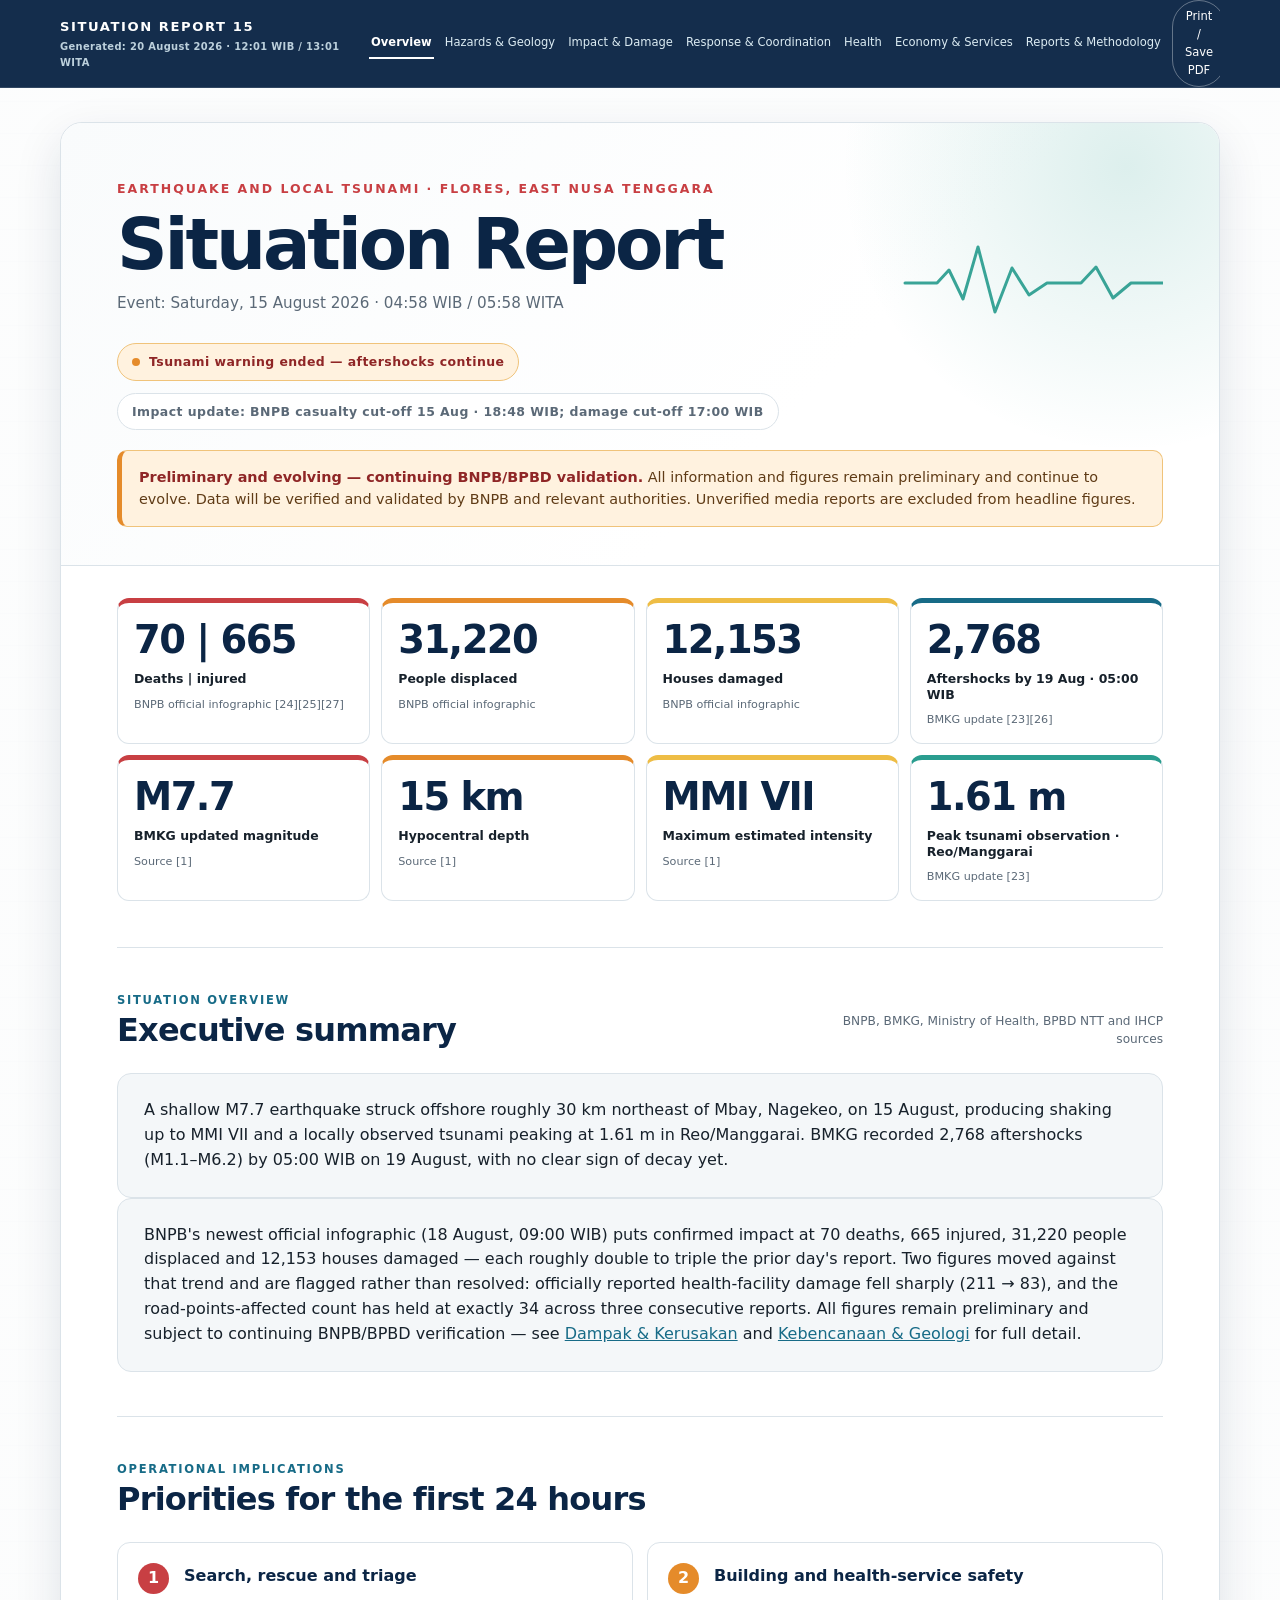
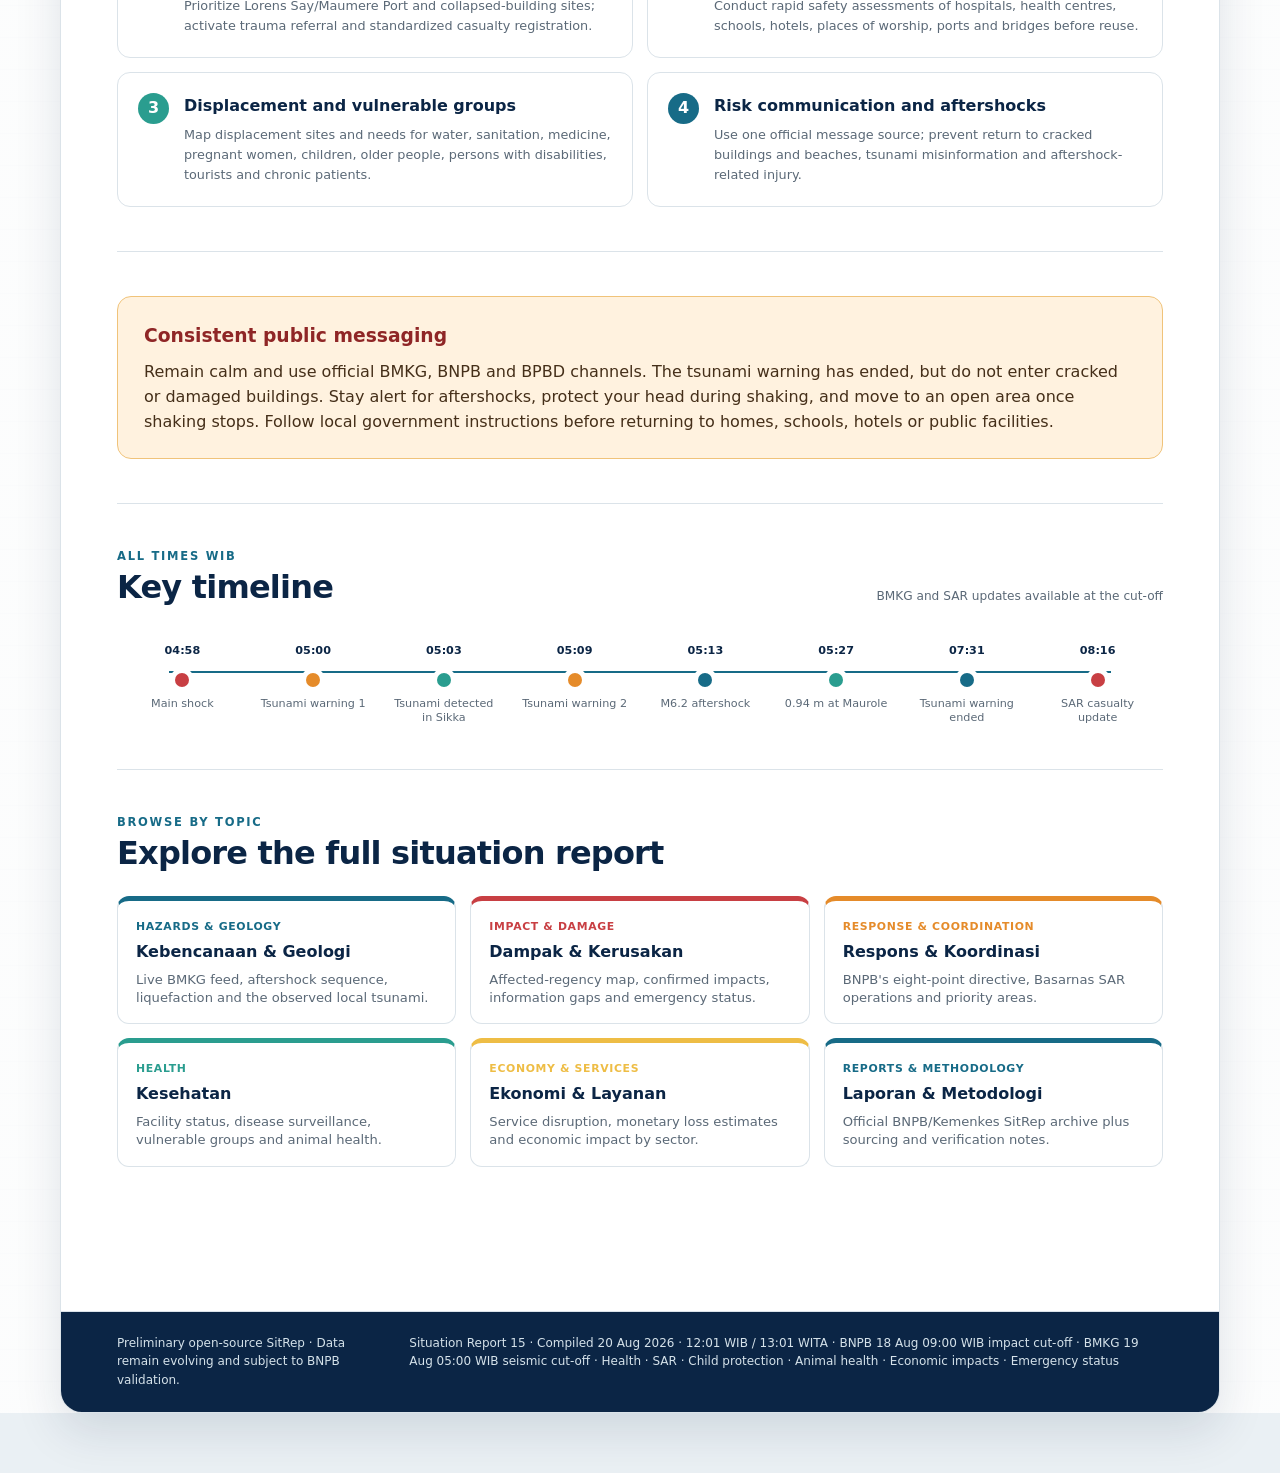
<file: sitrep.html>
<!doctype html>
<html lang="en">
  <head>
    <meta charset="utf-8" />
    <meta http-equiv="refresh" content="0; url=index.html" />
    <link rel="canonical" href="index.html" />
    <title>Flores Earthquake Situation Report — moved</title>
  </head>
  <body>
    <p>This report has moved to a multi-page layout. Redirecting to
      <a href="index.html">the overview page</a>…</p>
  </body>
</html>
</file>
<file: sitrep.css>
:root {
  --navy: #0b2545;
  --blue: #176b87;
  --teal: #2a9d8f;
  --red: #c83f43;
  --orange: #e58b2a;
  --gold: #eebd45;
  --ink: #17212b;
  --muted: #5b6977;
  --line: #dbe3e9;
  --paper: #ffffff;
  --wash: #f4f7f9;
  --pale-red: #fbe9e7;
  --pale-orange: #fff2df;
  --pale-green: #e7f5f1;
  --shadow: 0 18px 48px rgba(11, 37, 69, 0.12);
}

* {
  box-sizing: border-box;
}

html {
  scroll-behavior: smooth;
  background: #eaf0f4;
}

body {
  margin: 0;
  color: var(--ink);
  background:
    linear-gradient(rgba(255, 255, 255, 0.82), rgba(255, 255, 255, 0.82)),
    repeating-linear-gradient(0deg, transparent 0 31px, rgba(11, 37, 69, 0.035) 31px 32px),
    #edf2f5;
  font-family: Inter, ui-sans-serif, system-ui, -apple-system, BlinkMacSystemFont, "Segoe UI", sans-serif;
  line-height: 1.55;
  -webkit-font-smoothing: antialiased;
}

a {
  color: var(--blue);
}

button,
a {
  -webkit-tap-highlight-color: transparent;
}

.topbar {
  position: sticky;
  top: 0;
  z-index: 20;
  background: rgba(11, 37, 69, 0.96);
  color: white;
  backdrop-filter: blur(14px);
  border-bottom: 1px solid rgba(255, 255, 255, 0.12);
}

.topbar-inner {
  width: min(1160px, calc(100% - 36px));
  min-height: 58px;
  margin: auto;
  display: flex;
  align-items: center;
  justify-content: space-between;
  gap: 20px;
}

.brand {
  font-weight: 800;
  letter-spacing: 0.12em;
  font-size: 0.82rem;
  text-transform: uppercase;
}

.brand span,
.brand time {
  display: block;
}

.brand time {
  margin-top: 2px;
  color: #bcd0dc;
  font-size: 0.62rem;
  font-weight: 650;
  letter-spacing: 0.035em;
  text-transform: none;
}

.topnav {
  display: flex;
  align-items: center;
  gap: 9px;
  font-size: 0.72rem;
  overflow-x: auto;
  scrollbar-width: none;
  -ms-overflow-style: none;
  max-width: 100%;
}

.topnav::-webkit-scrollbar {
  display: none;
}

.topnav a {
  color: #dcecf3;
  text-decoration: none;
  white-space: nowrap;
  padding: 5px 2px;
  border-bottom: 2px solid transparent;
}

.topnav a.active {
  color: #ffffff;
  font-weight: 700;
  border-bottom-color: currentColor;
}

.print-btn {
  border: 1px solid rgba(255, 255, 255, 0.34);
  color: white;
  background: transparent;
  border-radius: 999px;
  padding: 7px 12px;
  cursor: pointer;
  font: inherit;
}

.print-btn:hover,
.print-btn:focus-visible {
  background: white;
  color: var(--navy);
}

.page {
  width: min(1160px, calc(100% - 36px));
  margin: 34px auto 60px;
  background: var(--paper);
  border: 1px solid var(--line);
  border-radius: 22px;
  box-shadow: var(--shadow);
  overflow: hidden;
}

.hero {
  padding: 56px 56px 38px;
  background:
    radial-gradient(circle at 92% 10%, rgba(42, 157, 143, 0.16), transparent 25%),
    linear-gradient(135deg, #f9fbfc, #ffffff 64%);
  border-bottom: 1px solid var(--line);
}

.eyebrow {
  color: var(--red);
  font-size: 0.78rem;
  font-weight: 800;
  letter-spacing: 0.16em;
  text-transform: uppercase;
}

.hero-grid {
  display: grid;
  grid-template-columns: minmax(0, 1fr) 260px;
  align-items: end;
  gap: 38px;
}

h1 {
  max-width: 830px;
  margin: 12px 0 12px;
  color: var(--navy);
  font-size: clamp(2.3rem, 5.5vw, 4.8rem);
  line-height: 0.98;
  letter-spacing: -0.045em;
}

.event-meta {
  color: var(--muted);
  font-size: 0.95rem;
}

.wave {
  width: 100%;
  color: var(--teal);
  opacity: 0.92;
}

.status-row {
  margin-top: 28px;
  display: flex;
  align-items: center;
  gap: 12px;
  flex-wrap: wrap;
}

.status,
.cutoff-chip {
  display: inline-flex;
  align-items: center;
  gap: 9px;
  border-radius: 999px;
  padding: 8px 14px;
  font-size: 0.78rem;
  font-weight: 800;
  letter-spacing: 0.035em;
}

.status {
  background: var(--pale-orange);
  color: #8f2626;
  border: 1px solid #f0c37a;
}

.status::before {
  content: "";
  width: 8px;
  height: 8px;
  border-radius: 50%;
  background: var(--orange);
}

.cutoff-chip {
  color: var(--muted);
  border: 1px solid var(--line);
  background: white;
  font-weight: 650;
}

.notice {
  margin-top: 20px;
  padding: 15px 17px;
  border: 1px solid #f0c37a;
  border-left: 5px solid var(--orange);
  border-radius: 10px;
  background: var(--pale-orange);
  color: #5f3b16;
  font-size: 0.9rem;
}

.notice strong {
  color: #8f2626;
}

.content {
  padding: 0 56px 54px;
}

.metrics {
  display: grid;
  grid-template-columns: repeat(4, minmax(0, 1fr));
  gap: 11px;
  margin: 32px 0 46px;
}

.page-header {
  padding: 44px 56px 32px;
  background:
    radial-gradient(circle at 92% 10%, rgba(42, 157, 143, 0.16), transparent 25%),
    linear-gradient(135deg, #f9fbfc, #ffffff 64%);
  border-bottom: 1px solid var(--line);
}

.page-header .eyebrow {
  color: var(--muted);
}

.page-header h1 {
  margin: 8px 0 0;
  font-size: clamp(1.6rem, 3.4vw, 2.3rem);
  color: var(--navy);
  letter-spacing: -0.01em;
}

.page-header .summary {
  margin-top: 16px;
  max-width: 720px;
}

.topic-nav {
  display: grid;
  grid-template-columns: repeat(3, minmax(0, 1fr));
  gap: 14px;
  margin: 8px 0 46px;
}

.topic-card {
  display: block;
  border: 1px solid var(--line);
  border-top: 5px solid var(--accent, var(--blue));
  border-radius: 12px;
  background: white;
  padding: 18px 18px 16px;
  text-decoration: none;
  color: inherit;
  transition: box-shadow 0.15s ease, transform 0.15s ease;
}

.topic-card:hover,
.topic-card:focus-visible {
  box-shadow: 0 6px 18px rgba(11, 37, 69, 0.12);
  transform: translateY(-1px);
}

.topic-card h3 {
  margin: 4px 0 6px;
  font-size: 1rem;
  color: var(--navy);
}

.topic-card p {
  margin: 0;
  color: var(--muted);
  font-size: 0.82rem;
  line-height: 1.4;
}

.topic-card .topic-kicker {
  font-size: 0.68rem;
  font-weight: 800;
  letter-spacing: 0.06em;
  text-transform: uppercase;
  color: var(--accent, var(--blue));
}

.metric {
  min-height: 132px;
  padding: 18px 16px 14px;
  border: 1px solid var(--line);
  border-top: 5px solid var(--accent, var(--blue));
  border-radius: 12px;
  background: white;
}

.metric-value {
  color: var(--navy);
  font-size: clamp(1.7rem, 3vw, 2.5rem);
  line-height: 1;
  font-weight: 850;
  letter-spacing: -0.04em;
}

.metric-label {
  margin-top: 12px;
  color: var(--ink);
  font-size: 0.78rem;
  font-weight: 700;
  line-height: 1.25;
}

.metric-source {
  margin-top: 9px;
  color: var(--muted);
  font-size: 0.7rem;
}

.section {
  padding: 44px 0;
  border-top: 1px solid var(--line);
  scroll-margin-top: 70px;
}

.section:first-of-type {
  border-top: 0;
}

.section-head {
  display: flex;
  align-items: end;
  justify-content: space-between;
  gap: 18px;
  margin-bottom: 24px;
}

.section-kicker {
  color: var(--blue);
  font-size: 0.72rem;
  font-weight: 800;
  letter-spacing: 0.15em;
  text-transform: uppercase;
}

h2 {
  margin: 3px 0 0;
  color: var(--navy);
  font-size: clamp(1.55rem, 2.5vw, 2.2rem);
  line-height: 1.15;
  letter-spacing: -0.025em;
}

.source-note {
  max-width: 360px;
  color: var(--muted);
  font-size: 0.76rem;
  text-align: right;
}

.summary {
  margin: 0;
  padding: 24px 26px;
  border-radius: 14px;
  background: var(--wash);
  border: 1px solid var(--line);
  font-size: 1rem;
}

.timeline {
  display: grid;
  grid-template-columns: repeat(8, 1fr);
  position: relative;
  padding-top: 12px;
  overflow: hidden;
}

.timeline::before {
  content: "";
  position: absolute;
  top: 41px;
  left: 5%;
  right: 5%;
  height: 2px;
  background: var(--blue);
}

.timeline-item {
  position: relative;
  z-index: 1;
  min-width: 0;
  text-align: center;
  font-size: 0.7rem;
}

.timeline-time {
  color: var(--navy);
  font-weight: 800;
}

.timeline-dot {
  width: 14px;
  height: 14px;
  margin: 14px auto 10px;
  border-radius: 50%;
  background: var(--accent, var(--blue));
  box-shadow: 0 0 0 5px white;
}

.timeline-label {
  max-width: 110px;
  margin: auto;
  color: var(--muted);
  line-height: 1.25;
}

.two-col {
  display: grid;
  grid-template-columns: 0.92fr 1.08fr;
  gap: 28px;
}

.panel {
  padding: 24px;
  border: 1px solid var(--line);
  border-radius: 14px;
  background: var(--wash);
}

.panel h3 {
  margin: 0 0 18px;
  color: var(--navy);
  font-size: 1.1rem;
}

.mmi-list,
.aftershock-list,
.priority-list,
.public-list {
  display: grid;
  gap: 12px;
}

.mmi-row {
  display: grid;
  grid-template-columns: 54px 1fr;
  align-items: center;
  gap: 14px;
  padding: 12px;
  border-radius: 10px;
  background: white;
  border: 1px solid var(--line);
}

.mmi {
  display: grid;
  place-items: center;
  height: 42px;
  border-radius: 8px;
  color: white;
  background: var(--accent);
  font-weight: 850;
}

.mmi-row strong,
.aftershock strong {
  color: var(--navy);
}

.small {
  color: var(--muted);
  font-size: 0.78rem;
}

.aftershock-stat {
  display: flex;
  align-items: center;
  gap: 18px;
  margin-bottom: 14px;
}

.aftershock-stat b {
  color: var(--blue);
  font-size: 3.5rem;
  line-height: 1;
}

.aftershock {
  display: grid;
  grid-template-columns: 82px 62px 1fr;
  gap: 8px;
  align-items: baseline;
  padding-bottom: 7px;
  border-bottom: 1px solid var(--line);
  font-size: 0.79rem;
}

.tsunami-list {
  display: grid;
  gap: 12px;
}

.tsunami-row {
  display: grid;
  grid-template-columns: 150px 1fr 58px;
  gap: 14px;
  align-items: center;
  font-size: 0.78rem;
}

.bar-track {
  height: 12px;
  overflow: hidden;
  border-radius: 999px;
  background: #dce6eb;
}

.bar {
  height: 100%;
  width: var(--size);
  border-radius: 999px;
  background: var(--accent, var(--teal));
}

.impact-grid,
.area-grid,
.health-grid,
.action-grid {
  display: grid;
  grid-template-columns: repeat(3, minmax(0, 1fr));
  gap: 14px;
}

.impact-card,
.area-card,
.health-card,
.action-card {
  padding: 21px;
  border-radius: 13px;
  border: 1px solid var(--accent, var(--line));
  background: var(--bg, white);
}

.impact-card h3,
.area-card h3,
.health-card h3,
.action-card h3 {
  margin: 0 0 7px;
  color: var(--navy);
  font-size: 1rem;
}

.confidence {
  display: block;
  margin-bottom: 13px;
  color: var(--accent);
  font-size: 0.7rem;
  font-weight: 800;
  letter-spacing: 0.08em;
  text-transform: uppercase;
}

.impact-card ul,
.area-card ul {
  margin: 0;
  padding-left: 18px;
  color: #394552;
  font-size: 0.82rem;
}

.impact-card li + li,
.area-card li + li {
  margin-top: 9px;
}

.area-grid {
  grid-template-columns: repeat(4, minmax(0, 1fr));
}

.area-card {
  border-top: 5px solid var(--accent);
}

.area-card p,
.health-card p,
.action-card p {
  margin: 0;
  color: var(--muted);
  font-size: 0.8rem;
}

.health-grid {
  grid-template-columns: repeat(4, minmax(0, 1fr));
}

.health-card {
  border-color: var(--line);
  background: var(--wash);
}

.action-grid {
  grid-template-columns: repeat(2, minmax(0, 1fr));
}

.action-card {
  position: relative;
  padding-left: 66px;
  border-color: var(--line);
}

.action-number {
  position: absolute;
  left: 20px;
  top: 20px;
  display: grid;
  place-items: center;
  width: 31px;
  height: 31px;
  border-radius: 50%;
  color: white;
  background: var(--accent);
  font-weight: 800;
}

.public-message {
  padding: 24px 26px;
  border: 1px solid #f0c37a;
  border-radius: 14px;
  background: var(--pale-orange);
  color: #452f19;
}

.public-message h3 {
  margin: 0 0 10px;
  color: #8f2626;
}

.sources {
  display: grid;
  grid-template-columns: repeat(2, minmax(0, 1fr));
  gap: 10px 28px;
  padding: 0;
  list-style: none;
}

.sources li {
  padding-bottom: 9px;
  border-bottom: 1px solid var(--line);
  font-size: 0.78rem;
}

.sources a {
  text-decoration: none;
}

.sources a:hover,
.sources a:focus-visible {
  text-decoration: underline;
}

.method {
  margin-top: 24px;
  padding: 20px;
  border-radius: 12px;
  background: var(--wash);
  border: 1px solid var(--line);
  color: var(--muted);
  font-size: 0.8rem;
}

.footer {
  padding: 22px 56px;
  display: flex;
  justify-content: space-between;
  gap: 20px;
  border-top: 1px solid var(--line);
  background: var(--navy);
  color: #d5e2ea;
  font-size: 0.75rem;
}


/* Near-real-time BMKG feed */
.live-feed-section {
  scroll-margin-top: 70px;
}

.live-feed-meta {
  display: grid;
  justify-items: end;
  gap: 7px;
}

.feed-status {
  display: inline-flex;
  align-items: center;
  gap: 8px;
  padding: 7px 11px;
  border-radius: 999px;
  border: 1px solid var(--line);
  background: var(--wash);
  color: var(--muted);
  font-size: 0.72rem;
  font-weight: 800;
}

.feed-status::before {
  content: "";
  width: 8px;
  height: 8px;
  border-radius: 50%;
  background: var(--gold);
}

.feed-status.is-live {
  color: #176a5e;
  background: var(--pale-green);
  border-color: #a8d8cd;
}

.feed-status.is-live::before {
  background: var(--teal);
  box-shadow: 0 0 0 4px rgba(42, 157, 143, 0.14);
}

.feed-status.is-warning {
  color: #8f5a16;
  background: var(--pale-orange);
  border-color: #f0c37a;
}

.live-feed-shell {
  overflow: hidden;
  border: 1px solid var(--line);
  border-radius: 16px;
  background: var(--wash);
}

.live-data-grid {
  display: grid;
  grid-template-columns: 0.7fr 0.7fr 1.8fr 1.15fr;
  gap: 1px;
  background: var(--line);
  border-bottom: 1px solid var(--line);
}

.live-data-card {
  min-width: 0;
  padding: 22px;
  background: white;
}

.live-data-value {
  color: var(--navy);
  font-size: clamp(1.55rem, 2.7vw, 2.35rem);
  font-weight: 850;
  line-height: 1.05;
  letter-spacing: -0.035em;
}

.live-location,
.live-potential {
  font-size: 1.05rem;
  line-height: 1.3;
  letter-spacing: -0.015em;
}

.live-data-label {
  margin-top: 10px;
  color: var(--muted);
  font-size: 0.72rem;
}

.live-recent {
  padding: 20px 22px 22px;
}

.live-recent-head {
  display: flex;
  justify-content: space-between;
  gap: 16px;
  margin-bottom: 12px;
  color: var(--navy);
  font-size: 0.78rem;
}

.live-recent-head a {
  font-weight: 750;
  text-decoration: none;
}

.recent-quakes {
  display: grid;
}

.live-quake-row {
  display: grid;
  grid-template-columns: 70px minmax(0, 1fr) 215px;
  gap: 15px;
  align-items: center;
  padding: 10px 0;
  border-top: 1px solid var(--line);
  color: var(--muted);
  font-size: 0.76rem;
}

.live-quake-row strong {
  color: var(--red);
  font-size: 1rem;
}

.live-quake-row time {
  text-align: right;
  font-variant-numeric: tabular-nums;
}

.live-disclaimer {
  margin: 12px 0 0;
  color: var(--muted);
  font-size: 0.75rem;
}

.impact-highlight {
  display: flex;
  align-items: center;
  justify-content: space-between;
  gap: 24px;
  margin-bottom: 16px;
  padding: 16px 20px;
  border: 1px solid #f0c37a;
  border-radius: 12px;
  background: var(--pale-orange);
}

.impact-highlight div {
  display: flex;
  align-items: center;
  gap: 14px;
}

.impact-highlight strong {
  color: var(--navy);
  font-size: 2rem;
  line-height: 1;
}

.impact-highlight span,
.impact-highlight p {
  color: #5f3b16;
  font-size: 0.78rem;
}

.impact-highlight p {
  margin: 0;
  text-align: right;
}

.impact-highlight code {
  font-size: 0.74rem;
}


/* Health situation dashboard */
.health-stat-grid {
  display: grid;
  grid-template-columns: repeat(4, minmax(0, 1fr));
  gap: 12px;
  margin-bottom: 18px;
}

.health-stat {
  min-height: 124px;
  padding: 20px;
  border: 1px solid var(--line);
  border-top: 5px solid var(--accent, var(--blue));
  border-radius: 13px;
  background: white;
}

.health-stat strong {
  display: block;
  color: var(--navy);
  font-size: clamp(1.6rem, 2.8vw, 2.5rem);
  line-height: 1;
  letter-spacing: -0.035em;
}

.health-stat span {
  display: block;
  margin-top: 12px;
  color: var(--muted);
  font-size: 0.76rem;
  font-weight: 700;
  line-height: 1.3;
}

.health-layout {
  display: grid;
  grid-template-columns: repeat(2, minmax(0, 1fr));
  gap: 16px;
}

.health-response-layout {
  margin-top: 16px;
}

.health-facilities-list,
.health-disease-list {
  display: grid;
  gap: 11px;
}

.health-facility-item {
  padding: 15px;
  border: 1px solid var(--line);
  border-radius: 11px;
  background: white;
}

.health-facility-head {
  display: flex;
  align-items: baseline;
  justify-content: space-between;
  gap: 12px;
  margin-bottom: 9px;
}

.health-facility-head strong {
  color: var(--navy);
  font-size: 0.9rem;
}

.health-facility-head span,
.health-facility-item small {
  color: var(--blue);
  font-size: 0.69rem;
  font-weight: 750;
}

.health-facility-item p {
  margin: 5px 0;
  color: var(--muted);
  font-size: 0.76rem;
}

.health-surveillance-status {
  margin: 0 0 13px;
  padding: 12px;
  border-radius: 9px;
  color: #5f3b16;
  background: var(--pale-orange);
  font-size: 0.76rem;
}

.disease-row {
  display: flex;
  justify-content: space-between;
  gap: 16px;
  padding: 9px 0;
  border-bottom: 1px solid var(--line);
  color: var(--muted);
  font-size: 0.76rem;
}

.disease-row strong {
  color: var(--orange);
  text-align: right;
}

.health-monitoring {
  margin-top: 16px;
  padding: 21px;
  border: 1px solid var(--line);
  border-radius: 13px;
  background: var(--wash);
}

.health-monitoring h3 {
  margin: 0 0 12px;
  color: var(--navy);
  font-size: 1rem;
}

.health-monitoring ul {
  columns: 2;
  column-gap: 34px;
  margin: 0;
  padding-left: 18px;
  color: var(--muted);
  font-size: 0.78rem;
}

.health-monitoring li {
  break-inside: avoid;
  margin-bottom: 8px;
}

.health-caveat {
  margin-top: 13px;
  padding: 14px 16px;
  border-left: 5px solid var(--blue);
  border-radius: 9px;
  background: #edf6fa;
  color: var(--muted);
  font-size: 0.76rem;
}

/* Reports and downloads */
.reports-list {
  display: grid;
  gap: 14px;
}

.report-card {
  display: grid;
  grid-template-columns: 82px minmax(0, 1fr);
  gap: 22px;
  padding: 23px;
  border: 1px solid var(--line);
  border-radius: 15px;
  background: var(--wash);
}

.report-icon {
  display: grid;
  place-items: center;
  align-self: start;
  width: 70px;
  height: 88px;
  border-radius: 8px 8px 18px 8px;
  color: white;
  background: var(--red);
  box-shadow: 0 9px 20px rgba(200, 63, 67, 0.18);
  font-size: 0.82rem;
  font-weight: 850;
  letter-spacing: 0.08em;
}

.report-content h3,
.briefing-card h3 {
  margin: 0 0 4px;
  color: var(--navy);
  font-size: 1.1rem;
}

.report-name {
  margin: 0 0 6px;
  color: var(--ink);
  font-weight: 700;
}

.report-meta {
  color: var(--blue);
  font-size: 0.72rem;
  font-weight: 750;
}

.report-content > p:not(.report-name),
.briefing-card p {
  margin: 11px 0 15px;
  color: var(--muted);
  font-size: 0.79rem;
}

.download-button {
  display: inline-flex;
  align-items: center;
  justify-content: center;
  width: fit-content;
  border: 1px solid var(--navy);
  border-radius: 999px;
  padding: 8px 14px;
  color: white;
  background: var(--navy);
  text-decoration: none;
  font: inherit;
  font-size: 0.76rem;
  font-weight: 800;
  cursor: pointer;
}

.download-button:hover,
.download-button:focus-visible {
  color: var(--navy);
  background: white;
}

.download-button.secondary {
  margin: 4px 7px 0 0;
  color: var(--navy);
  background: white;
}

.download-button.secondary:hover,
.download-button.secondary:focus-visible {
  color: white;
  background: var(--navy);
}

.briefing-grid {
  display: grid;
  grid-template-columns: minmax(0, 1.35fr) minmax(270px, 0.65fr);
  gap: 18px;
  margin-top: 18px;
}

.video-frame {
  position: relative;
  overflow: hidden;
  aspect-ratio: 16 / 9;
  border-radius: 14px;
  background: var(--navy);
  box-shadow: var(--shadow);
}

.video-frame iframe {
  position: absolute;
  inset: 0;
  width: 100%;
  height: 100%;
  border: 0;
}

.briefing-card {
  padding: 23px;
  border: 1px solid var(--line);
  border-radius: 14px;
  background: white;
}


/* SAR, animal health, and economic impact */
.sar-source-grid,
.sector-layout {
  display: grid;
  grid-template-columns: repeat(2, minmax(0, 1fr));
  gap: 16px;
}

.sar-source-card {
  min-width: 0;
  padding: 23px;
  border: 1px solid var(--line);
  border-top: 5px solid var(--blue);
  border-radius: 14px;
  background: var(--wash);
}

.sar-source-card:first-child {
  border-top-color: var(--orange);
}

.sar-source-head {
  display: flex;
  align-items: flex-start;
  justify-content: space-between;
  gap: 14px;
  margin-bottom: 16px;
}

.sar-source-head h3,
.sector-monitoring h3,
.sector-layout .panel h3 {
  margin: 0;
  color: var(--navy);
  font-size: 1rem;
}

.source-status {
  display: inline-flex;
  align-items: center;
  width: fit-content;
  border-radius: 999px;
  padding: 6px 9px;
  font-size: 0.67rem;
  font-weight: 800;
  line-height: 1.2;
}

.source-status-warning {
  color: #785015;
  background: var(--pale-orange);
  border: 1px solid #f0c37a;
}

.source-status-official {
  color: #176a5e;
  background: var(--pale-green);
  border: 1px solid #a8d8cd;
}

.sar-mini-grid {
  display: grid;
  grid-template-columns: repeat(3, minmax(0, 1fr));
  gap: 10px;
  margin-bottom: 14px;
}

.sar-mini-grid > div {
  padding-top: 10px;
  border-top: 1px solid var(--line);
}

.sar-mini-grid strong,
.sar-mini-grid span {
  display: block;
}

.sar-mini-grid strong {
  color: var(--navy);
  font-size: 1.7rem;
  line-height: 1;
}

.sar-mini-grid span,
.sar-source-card p,
.sar-source-card small {
  color: var(--muted);
  font-size: 0.74rem;
}

.source-action {
  display: inline-flex;
  margin-top: 5px;
  color: var(--blue);
  font-size: 0.74rem;
  font-weight: 800;
  text-decoration: none;
}

.source-action:hover,
.source-action:focus-visible {
  text-decoration: underline;
}

.sector-monitoring {
  margin-top: 16px;
  padding: 21px;
  border: 1px solid var(--line);
  border-radius: 13px;
  background: var(--wash);
}

.sector-monitoring ul,
.sector-priority-list {
  margin: 13px 0 0;
  padding-left: 19px;
  color: var(--muted);
  font-size: 0.78rem;
}

.sector-monitoring li + li,
.sector-priority-list li + li {
  margin-top: 8px;
}

.sector-caveat {
  margin-top: 14px;
  padding: 14px 16px;
  border-left: 5px solid var(--blue);
  border-radius: 9px;
  background: #edf6fa;
  color: var(--muted);
  font-size: 0.76rem;
}

.sector-caveat strong {
  color: var(--navy);
}

.sector-stat-grid {
  display: grid;
  grid-template-columns: repeat(4, minmax(0, 1fr));
  gap: 12px;
  margin-bottom: 18px;
}

.sector-stat {
  min-height: 124px;
  padding: 20px;
  border: 1px solid var(--line);
  border-top: 5px solid var(--accent, var(--blue));
  border-radius: 13px;
  background: white;
}

.sector-stat strong {
  display: block;
  overflow-wrap: anywhere;
  color: var(--navy);
  font-size: clamp(1.35rem, 2.4vw, 2.1rem);
  line-height: 1.05;
  letter-spacing: -0.025em;
}

.sector-stat span {
  display: block;
  margin-top: 12px;
  color: var(--muted);
  font-size: 0.76rem;
  font-weight: 700;
  line-height: 1.3;
}

.sector-status-list,
.sector-impact-list {
  display: grid;
  gap: 10px;
}

.sector-status-row {
  display: flex;
  align-items: flex-start;
  justify-content: space-between;
  gap: 16px;
  padding: 10px 0;
  border-bottom: 1px solid var(--line);
  color: var(--muted);
  font-size: 0.76rem;
}

.sector-status-row strong {
  color: var(--orange);
  text-align: right;
}

.sector-impact-item {
  padding: 14px;
  border: 1px solid var(--line);
  border-radius: 10px;
  background: white;
}

.sector-impact-item strong {
  color: var(--navy);
  font-size: 0.86rem;
}

.sector-impact-item p {
  margin: 6px 0;
  color: var(--muted);
  font-size: 0.76rem;
}

.sector-impact-item small {
  color: var(--blue);
  font-size: 0.69rem;
  font-weight: 750;
}


/* Affected-area OpenStreetMap */
.map-layout {
  display: grid;
  grid-template-columns: minmax(0, 1.65fr) minmax(250px, 0.55fr);
  gap: 18px;
  align-items: stretch;
}

.map-frame {
  overflow: hidden;
  min-width: 0;
  border: 1px solid var(--line);
  border-radius: 15px;
  background: #dfe9ed;
  box-shadow: var(--shadow);
}

#disaster-map {
  width: 100%;
  height: 480px;
  min-height: 360px;
  background: #dfe9ed;
}

.map-panel {
  display: flex;
  flex-direction: column;
  gap: 18px;
  padding: 21px;
  border: 1px solid var(--line);
  border-radius: 15px;
  background: var(--wash);
}

.map-stat {
  padding-bottom: 17px;
  border-bottom: 1px solid var(--line);
}

.map-stat strong,
.map-stat span {
  display: block;
}

.map-stat strong {
  color: var(--navy);
  font-size: 2.4rem;
  line-height: 1;
}

.map-stat span {
  margin-top: 8px;
  color: var(--muted);
  font-size: 0.76rem;
  font-weight: 700;
}

.map-legend {
  display: grid;
  gap: 8px;
}

.map-legend > strong {
  margin-bottom: 2px;
  color: var(--navy);
  font-size: 0.82rem;
}

.map-legend span {
  display: flex;
  align-items: center;
  gap: 9px;
  color: var(--muted);
  font-size: 0.73rem;
}

.map-swatch {
  flex: 0 0 auto;
  width: 12px;
  height: 12px;
  border: 2px solid white;
  border-radius: 50%;
  box-shadow: 0 0 0 1px rgba(11, 37, 69, 0.2);
}

.map-swatch-high {
  background: var(--red);
}

.map-swatch-medium {
  background: var(--orange);
}

.map-swatch-pending {
  background: var(--teal);
}

.map-area-list {
  display: grid;
  grid-template-columns: repeat(2, minmax(0, 1fr));
  gap: 7px;
}

.map-area-list button {
  min-width: 0;
  border: 1px solid #cbd8e0;
  border-radius: 8px;
  padding: 8px 9px;
  color: var(--navy);
  background: white;
  font: inherit;
  font-size: 0.69rem;
  font-weight: 750;
  text-align: left;
  cursor: pointer;
}

.map-area-list button:hover,
.map-area-list button:focus-visible {
  border-color: var(--blue);
  color: white;
  background: var(--blue);
  outline: none;
}

.map-caveat {
  margin: 13px 0 0;
  padding: 12px 14px;
  border-left: 5px solid var(--teal);
  border-radius: 9px;
  color: var(--muted);
  background: var(--pale-green);
  font-size: 0.74rem;
}

.map-popup {
  min-width: 215px;
}

.map-popup h3 {
  margin: 0 0 3px;
  color: var(--navy);
  font-size: 0.95rem;
}

.map-popup > p {
  margin: 0 0 9px;
  color: var(--muted);
  font-size: 0.7rem;
}

.map-popup-estimate-flag {
  color: var(--orange) !important;
  font-weight: 700;
  line-height: 1.35;
}

.map-popup-methodology {
  margin-top: 9px !important;
  padding-top: 9px;
  border-top: 1px dashed var(--line);
  line-height: 1.4;
  font-size: 0.66rem !important;
}

.map-popup dl {
  display: grid;
  grid-template-columns: minmax(0, 1fr) auto;
  gap: 5px 13px;
  margin: 0;
  font-size: 0.72rem;
}

.map-popup dt {
  color: var(--muted);
}

.map-popup dd {
  margin: 0;
  color: var(--ink);
  font-weight: 800;
  text-align: right;
}

.map-popup a {
  display: inline-block;
  margin-top: 10px;
  font-size: 0.7rem;
  font-weight: 800;
}

.leaflet-container {
  font-family: inherit;
}

.leaflet-control-attribution {
  font-size: 0.62rem;
}

@media (max-width: 980px) {
  .health-stat-grid,
  .sector-stat-grid {
    grid-template-columns: repeat(2, minmax(0, 1fr));
  }

  .health-layout,
  .briefing-grid,
  .sar-source-grid,
  .sector-layout,
  .map-layout {
    grid-template-columns: 1fr;
  }

  .live-data-grid {
    grid-template-columns: repeat(2, minmax(0, 1fr));
  }

  .metrics {
    grid-template-columns: repeat(2, 1fr);
  }

  .area-grid,
  .health-grid,
  .topic-nav {
    grid-template-columns: repeat(2, 1fr);
  }
}

@media (max-width: 760px) {
  .health-stat-grid,
  .sector-stat-grid,
  .sar-mini-grid {
    grid-template-columns: 1fr;
  }

  .health-monitoring ul {
    columns: 1;
  }

  .report-card {
    grid-template-columns: 1fr;
  }

  .report-icon {
    width: 58px;
    height: 72px;
  }

  .health-facility-head {
    align-items: flex-start;
    flex-direction: column;
  }

  .live-feed-meta {
    justify-items: start;
  }

  .live-data-grid {
    grid-template-columns: 1fr;
  }

  .live-quake-row {
    grid-template-columns: 58px minmax(0, 1fr);
  }

  .live-quake-row time {
    grid-column: 2;
    text-align: left;
  }

  .impact-highlight {
    align-items: flex-start;
    flex-direction: column;
  }

  .impact-highlight p {
    text-align: left;
  }

  .page {
    width: 100%;
    margin: 0;
    border: 0;
    border-radius: 0;
  }

  .hero,
  .content {
    padding-left: 22px;
    padding-right: 22px;
  }

  .hero-grid,
  .two-col,
  .impact-grid,
  .action-grid,
  .sources {
    grid-template-columns: 1fr;
  }

  .wave {
    display: none;
  }

  .timeline {
    min-width: 760px;
  }

  .timeline-scroll {
    overflow-x: auto;
    padding-bottom: 10px;
  }

  .section-head {
    align-items: start;
    flex-direction: column;
  }

  .source-note {
    text-align: left;
  }

  .footer {
    padding-left: 22px;
    padding-right: 22px;
    flex-direction: column;
  }
}

@media (max-width: 540px) {
  #disaster-map {
    height: 390px;
    min-height: 320px;
  }

  .map-area-list {
    grid-template-columns: 1fr;
  }

  .metrics,
  .area-grid,
  .health-grid,
  .topic-nav {
    grid-template-columns: 1fr;
  }

  .tsunami-row {
    grid-template-columns: 112px 1fr 48px;
    gap: 8px;
  }
}

@media print {
  .topbar,
  .print-btn,
  .download-button,
  .video-frame,
  .map-area-list {
    display: none !important;
  }

  html,
  body {
    background: white;
  }

  .page {
    width: 100%;
    margin: 0;
    border: 0;
    border-radius: 0;
    box-shadow: none;
  }

  .section,
  .panel,
  .impact-card,
  .area-card,
  .health-card,
  .action-card {
    break-inside: avoid;
  }
}
</file>
